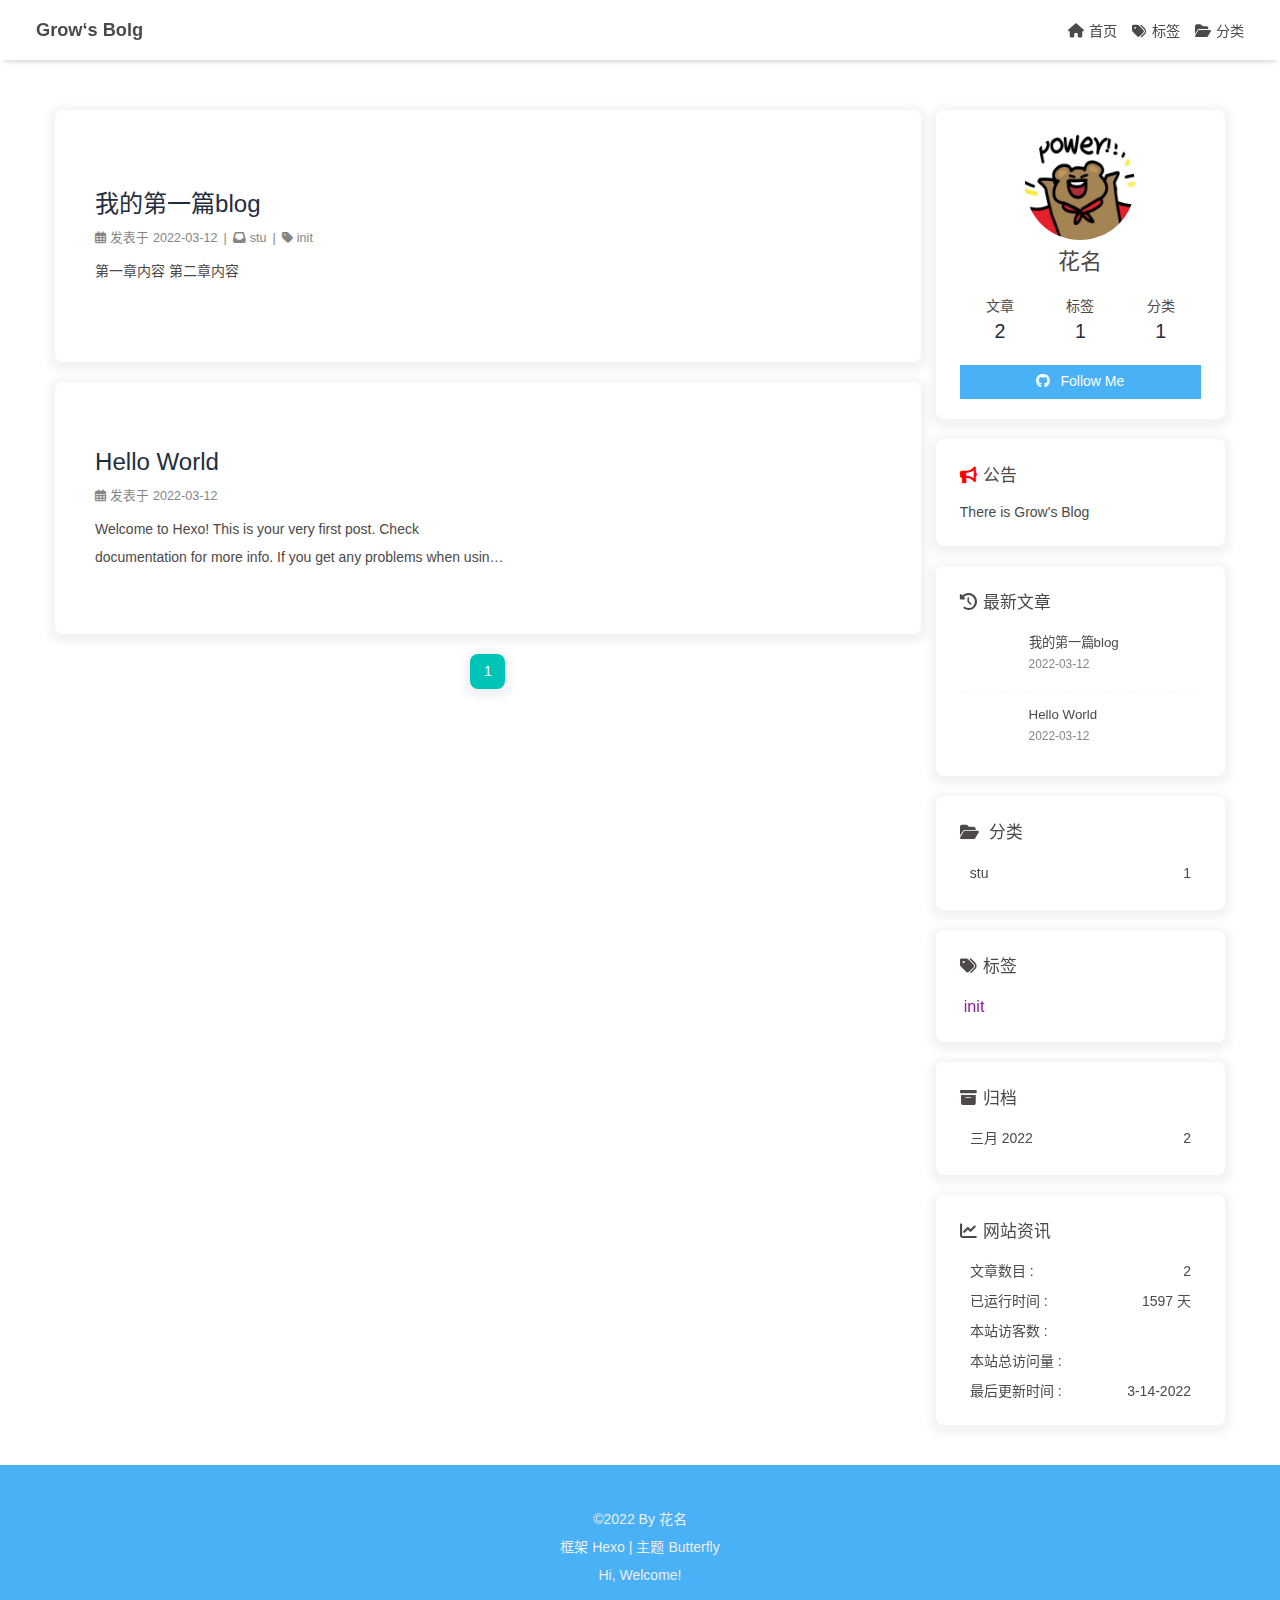
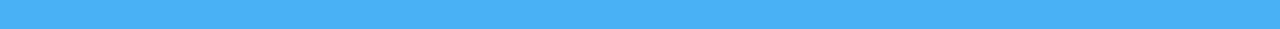
<file: index.html>
<!DOCTYPE html><html lang="zh-CN" data-theme="light"><head><meta charset="UTF-8"><meta http-equiv="X-UA-Compatible" content="IE=edge"><meta name="viewport" content="width=device-width, initial-scale=1.0, maximum-scale=1.0, user-scalable=no"><title>Grow‘s Bolg</title><meta name="author" content="花名"><meta name="copyright" content="花名"><meta name="format-detection" content="telephone=no"><meta name="theme-color" content="#ffffff"><meta property="og:type" content="website">
<meta property="og:title" content="Grow‘s Bolg">
<meta property="og:url" content="http://hexoblog.xuexiaoboo.cn/index.html">
<meta property="og:site_name" content="Grow‘s Bolg">
<meta property="og:locale" content="zh_CN">
<meta property="og:image" content="http://hexoblog.xuexiaoboo.cn/img/avatar1.jpeg">
<meta property="article:author" content="花名">
<meta name="twitter:card" content="summary">
<meta name="twitter:image" content="http://hexoblog.xuexiaoboo.cn/img/avatar1.jpeg"><link rel="shortcut icon" href="/img/avatar1.jpeg"><link rel="canonical" href="http://hexoblog.xuexiaoboo.cn/"><link rel="preconnect" href="//cdn.jsdelivr.net"/><link rel="preconnect" href="//busuanzi.ibruce.info"/><link rel="stylesheet" href="/css/index.css"><link rel="stylesheet" href="https://cdn.jsdelivr.net/npm/@fortawesome/fontawesome-free@6/css/all.min.css" media="print" onload="this.media='all'"><link rel="stylesheet" href="https://cdn.jsdelivr.net/npm/@fancyapps/ui/dist/fancybox.css" media="print" onload="this.media='all'"><script>const GLOBAL_CONFIG = { 
  root: '/',
  algolia: undefined,
  localSearch: undefined,
  translate: {"defaultEncoding":2,"translateDelay":0,"msgToTraditionalChinese":"繁","msgToSimplifiedChinese":"简"},
  noticeOutdate: undefined,
  highlight: {"plugin":"highlighjs","highlightCopy":true,"highlightLang":true,"highlightHeightLimit":200},
  copy: {
    success: '复制成功',
    error: '复制错误',
    noSupport: '浏览器不支持'
  },
  relativeDate: {
    homepage: false,
    post: false
  },
  runtime: '天',
  date_suffix: {
    just: '刚刚',
    min: '分钟前',
    hour: '小时前',
    day: '天前',
    month: '个月前'
  },
  copyright: undefined,
  lightbox: 'fancybox',
  Snackbar: undefined,
  source: {
    justifiedGallery: {
      js: 'https://cdn.jsdelivr.net/npm/flickr-justified-gallery@2/dist/fjGallery.min.js',
      css: 'https://cdn.jsdelivr.net/npm/flickr-justified-gallery@2/dist/fjGallery.min.css'
    }
  },
  isPhotoFigcaption: true,
  islazyload: false,
  isAnchor: false
}</script><script id="config-diff">var GLOBAL_CONFIG_SITE = {
  title: 'Grow‘s Bolg',
  isPost: false,
  isHome: true,
  isHighlightShrink: false,
  isToc: false,
  postUpdate: '2022-03-14 22:02:41'
}</script><noscript><style type="text/css">
  #nav {
    opacity: 1
  }
  .justified-gallery img {
    opacity: 1
  }

  #recent-posts time,
  #post-meta time {
    display: inline !important
  }
</style></noscript><script>(win=>{
    win.saveToLocal = {
      set: function setWithExpiry(key, value, ttl) {
        if (ttl === 0) return
        const now = new Date()
        const expiryDay = ttl * 86400000
        const item = {
          value: value,
          expiry: now.getTime() + expiryDay,
        }
        localStorage.setItem(key, JSON.stringify(item))
      },

      get: function getWithExpiry(key) {
        const itemStr = localStorage.getItem(key)

        if (!itemStr) {
          return undefined
        }
        const item = JSON.parse(itemStr)
        const now = new Date()

        if (now.getTime() > item.expiry) {
          localStorage.removeItem(key)
          return undefined
        }
        return item.value
      }
    }
  
    win.getScript = url => new Promise((resolve, reject) => {
      const script = document.createElement('script')
      script.src = url
      script.async = true
      script.onerror = reject
      script.onload = script.onreadystatechange = function() {
        const loadState = this.readyState
        if (loadState && loadState !== 'loaded' && loadState !== 'complete') return
        script.onload = script.onreadystatechange = null
        resolve()
      }
      document.head.appendChild(script)
    })
  
      win.activateDarkMode = function () {
        document.documentElement.setAttribute('data-theme', 'dark')
        if (document.querySelector('meta[name="theme-color"]') !== null) {
          document.querySelector('meta[name="theme-color"]').setAttribute('content', '#0d0d0d')
        }
      }
      win.activateLightMode = function () {
        document.documentElement.setAttribute('data-theme', 'light')
        if (document.querySelector('meta[name="theme-color"]') !== null) {
          document.querySelector('meta[name="theme-color"]').setAttribute('content', '#ffffff')
        }
      }
      const t = saveToLocal.get('theme')
    
          if (t === 'dark') activateDarkMode()
          else if (t === 'light') activateLightMode()
        
      const asideStatus = saveToLocal.get('aside-status')
      if (asideStatus !== undefined) {
        if (asideStatus === 'hide') {
          document.documentElement.classList.add('hide-aside')
        } else {
          document.documentElement.classList.remove('hide-aside')
        }
      }
    
    const detectApple = () => {
      if(/iPad|iPhone|iPod|Macintosh/.test(navigator.userAgent)){
        document.documentElement.classList.add('apple')
      }
    }
    detectApple()
    })(window)</script><meta name="generator" content="Hexo 6.1.0"><link rel="alternate" href="/atom.xml" title="Grow‘s Bolg" type="application/atom+xml">
</head><body><div id="sidebar"><div id="menu-mask"></div><div id="sidebar-menus"><div class="avatar-img is-center"><img src="/img/avatar1.jpeg" onerror="onerror=null;src='/img/friend_404.gif'" alt="avatar"/></div><div class="site-data is-center"><div class="data-item"><a href="/archives/"><div class="headline">文章</div><div class="length-num">2</div></a></div><div class="data-item"><a href="/tags/"><div class="headline">标签</div><div class="length-num">1</div></a></div><div class="data-item"><a href="/categories/"><div class="headline">分类</div><div class="length-num">1</div></a></div></div><hr/><div class="menus_items"><div class="menus_item"><a class="site-page" href="/"><i class="fa-fw fas fa-home"></i><span> 首页</span></a></div><div class="menus_item"><a class="site-page" href="/tags/"><i class="fa-fw fas fa-tags"></i><span> 标签</span></a></div><div class="menus_item"><a class="site-page" href="/categories/"><i class="fa-fw fas fa-folder-open"></i><span> 分类</span></a></div></div></div></div><div class="page" id="body-wrap"><header class="not-top-img" id="page-header"><nav id="nav"><span id="blog_name"><a id="site-name" href="/">Grow‘s Bolg</a></span><div id="menus"><div class="menus_items"><div class="menus_item"><a class="site-page" href="/"><i class="fa-fw fas fa-home"></i><span> 首页</span></a></div><div class="menus_item"><a class="site-page" href="/tags/"><i class="fa-fw fas fa-tags"></i><span> 标签</span></a></div><div class="menus_item"><a class="site-page" href="/categories/"><i class="fa-fw fas fa-folder-open"></i><span> 分类</span></a></div></div><div id="toggle-menu"><a class="site-page"><i class="fas fa-bars fa-fw"></i></a></div></div></nav></header><main class="layout" id="content-inner"><div class="recent-posts" id="recent-posts"><div class="recent-post-item"><div class="post_cover right"><a href="/2022/03/12/%E6%88%91%E7%9A%84%E7%AC%AC%E4%B8%80%E7%AF%87blog/" title="我的第一篇blog"><img class="post_bg" src="[data-uri]" onerror="this.onerror=null;this.src='/img/404.jpg'" alt="我的第一篇blog"></a></div><div class="recent-post-info"><a class="article-title" href="/2022/03/12/%E6%88%91%E7%9A%84%E7%AC%AC%E4%B8%80%E7%AF%87blog/" title="我的第一篇blog">我的第一篇blog</a><div class="article-meta-wrap"><span class="post-meta-date"><i class="far fa-calendar-alt"></i><span class="article-meta-label">发表于</span><time datetime="2022-03-12T05:10:45.000Z" title="发表于 2022-03-12 13:10:45">2022-03-12</time></span><span class="article-meta"><span class="article-meta-separator">|</span><i class="fas fa-inbox"></i><a class="article-meta__categories" href="/categories/stu/">stu</a></span><span class="article-meta tags"><span class="article-meta-separator">|</span><i class="fas fa-tag"></i><a class="article-meta__tags" href="/tags/init/">init</a></span></div><div class="content">第一章内容
第二章内容
</div></div></div><div class="recent-post-item"><div class="post_cover right"><a href="/2022/03/12/hello-world/" title="Hello World"><img class="post_bg" src="[data-uri]" onerror="this.onerror=null;this.src='/img/404.jpg'" alt="Hello World"></a></div><div class="recent-post-info"><a class="article-title" href="/2022/03/12/hello-world/" title="Hello World">Hello World</a><div class="article-meta-wrap"><span class="post-meta-date"><i class="far fa-calendar-alt"></i><span class="article-meta-label">发表于</span><time datetime="2022-03-12T05:08:24.275Z" title="发表于 2022-03-12 13:08:24">2022-03-12</time></span></div><div class="content">Welcome to Hexo! This is your very first post. Check documentation for more info. If you get any problems when using Hexo, you can find the answer in troubleshooting or you can ask me on GitHub.
Quick StartCreate a new post$ hexo new &quot;My New Post&quot;

More info: Writing
Run server$ hexo server

More info: Server
Generate static files$ hexo generate

More info: Generating
Deploy to remote sites$ hexo deploy

More info: Deployment
</div></div></div><nav id="pagination"><div class="pagination"><span class="page-number current">1</span></div></nav></div><div class="aside-content" id="aside-content"><div class="card-widget card-info"><div class="is-center"><div class="avatar-img"><img src="/img/avatar1.jpeg" onerror="this.onerror=null;this.src='/img/friend_404.gif'" alt="avatar"/></div><div class="author-info__name">花名</div><div class="author-info__description"></div></div><div class="card-info-data is-center"><div class="card-info-data-item"><a href="/archives/"><div class="headline">文章</div><div class="length-num">2</div></a></div><div class="card-info-data-item"><a href="/tags/"><div class="headline">标签</div><div class="length-num">1</div></a></div><div class="card-info-data-item"><a href="/categories/"><div class="headline">分类</div><div class="length-num">1</div></a></div></div><a id="card-info-btn" target="_blank" rel="noopener" href="https://github.com/xuexiaoboo"><i class="fab fa-github"></i><span>Follow Me</span></a></div><div class="card-widget card-announcement"><div class="item-headline"><i class="fas fa-bullhorn fa-shake"></i><span>公告</span></div><div class="announcement_content">There is Grow's Blog</div></div><div class="sticky_layout"><div class="card-widget card-recent-post"><div class="item-headline"><i class="fas fa-history"></i><span>最新文章</span></div><div class="aside-list"><div class="aside-list-item"><a class="thumbnail" href="/2022/03/12/%E6%88%91%E7%9A%84%E7%AC%AC%E4%B8%80%E7%AF%87blog/" title="我的第一篇blog"><img src="[data-uri]" onerror="this.onerror=null;this.src='/img/404.jpg'" alt="我的第一篇blog"/></a><div class="content"><a class="title" href="/2022/03/12/%E6%88%91%E7%9A%84%E7%AC%AC%E4%B8%80%E7%AF%87blog/" title="我的第一篇blog">我的第一篇blog</a><time datetime="2022-03-12T05:10:45.000Z" title="发表于 2022-03-12 13:10:45">2022-03-12</time></div></div><div class="aside-list-item"><a class="thumbnail" href="/2022/03/12/hello-world/" title="Hello World"><img src="[data-uri]" onerror="this.onerror=null;this.src='/img/404.jpg'" alt="Hello World"/></a><div class="content"><a class="title" href="/2022/03/12/hello-world/" title="Hello World">Hello World</a><time datetime="2022-03-12T05:08:24.275Z" title="发表于 2022-03-12 13:08:24">2022-03-12</time></div></div></div></div><div class="card-widget card-categories"><div class="item-headline">
            <i class="fas fa-folder-open"></i>
            <span>分类</span>
            
            </div>
            <ul class="card-category-list" id="aside-cat-list">
            <li class="card-category-list-item "><a class="card-category-list-link" href="/categories/stu/"><span class="card-category-list-name">stu</span><span class="card-category-list-count">1</span></a></li>
            </ul></div><div class="card-widget card-tags"><div class="item-headline"><i class="fas fa-tags"></i><span>标签</span></div><div class="card-tag-cloud"><a href="/tags/init/" style="font-size: 1.15em; color: rgb(144, 26, 151)">init</a></div></div><div class="card-widget card-archives"><div class="item-headline"><i class="fas fa-archive"></i><span>归档</span></div><ul class="card-archive-list"><li class="card-archive-list-item"><a class="card-archive-list-link" href="/archives/2022/03/"><span class="card-archive-list-date">三月 2022</span><span class="card-archive-list-count">2</span></a></li></ul></div><div class="card-widget card-webinfo"><div class="item-headline"><i class="fas fa-chart-line"></i><span>网站资讯</span></div><div class="webinfo"><div class="webinfo-item"><div class="item-name">文章数目 :</div><div class="item-count">2</div></div><div class="webinfo-item"><div class="item-name">已运行时间 :</div><div class="item-count" id="runtimeshow" data-publishDate="2022-03-12T16:00:00.000Z"></div></div><div class="webinfo-item"><div class="item-name">本站访客数 :</div><div class="item-count" id="busuanzi_value_site_uv"></div></div><div class="webinfo-item"><div class="item-name">本站总访问量 :</div><div class="item-count" id="busuanzi_value_site_pv"></div></div><div class="webinfo-item"><div class="item-name">最后更新时间 :</div><div class="item-count" id="last-push-date" data-lastPushDate="2022-03-14T14:02:41.539Z"></div></div></div></div></div></div></main><footer id="footer"><div id="footer-wrap"><div class="copyright">&copy;2022 By 花名</div><div class="framework-info"><span>框架 </span><a target="_blank" rel="noopener" href="https://hexo.io">Hexo</a><span class="footer-separator">|</span><span>主题 </span><a target="_blank" rel="noopener" href="https://github.com/jerryc127/hexo-theme-butterfly">Butterfly</a></div><div class="footer_custom_text">Hi, Welcome!</div></div></footer></div><div id="rightside"><div id="rightside-config-hide"><button id="translateLink" type="button" title="简繁转换">简</button><button id="darkmode" type="button" title="浅色和深色模式转换"><i class="fas fa-adjust"></i></button><button id="hide-aside-btn" type="button" title="单栏和双栏切换"><i class="fas fa-arrows-alt-h"></i></button></div><div id="rightside-config-show"><button id="rightside_config" type="button" title="设置"><i class="fas fa-cog fa-spin"></i></button><button id="go-up" type="button" title="回到顶部"><i class="fas fa-arrow-up"></i></button></div></div><div><script src="/js/utils.js"></script><script src="/js/main.js"></script><script src="/js/tw_cn.js"></script><script src="https://cdn.jsdelivr.net/npm/@fancyapps/ui/dist/fancybox.umd.js"></script><div class="js-pjax"></div><script async data-pjax src="//busuanzi.ibruce.info/busuanzi/2.3/busuanzi.pure.mini.js"></script></div></body></html>
</file>
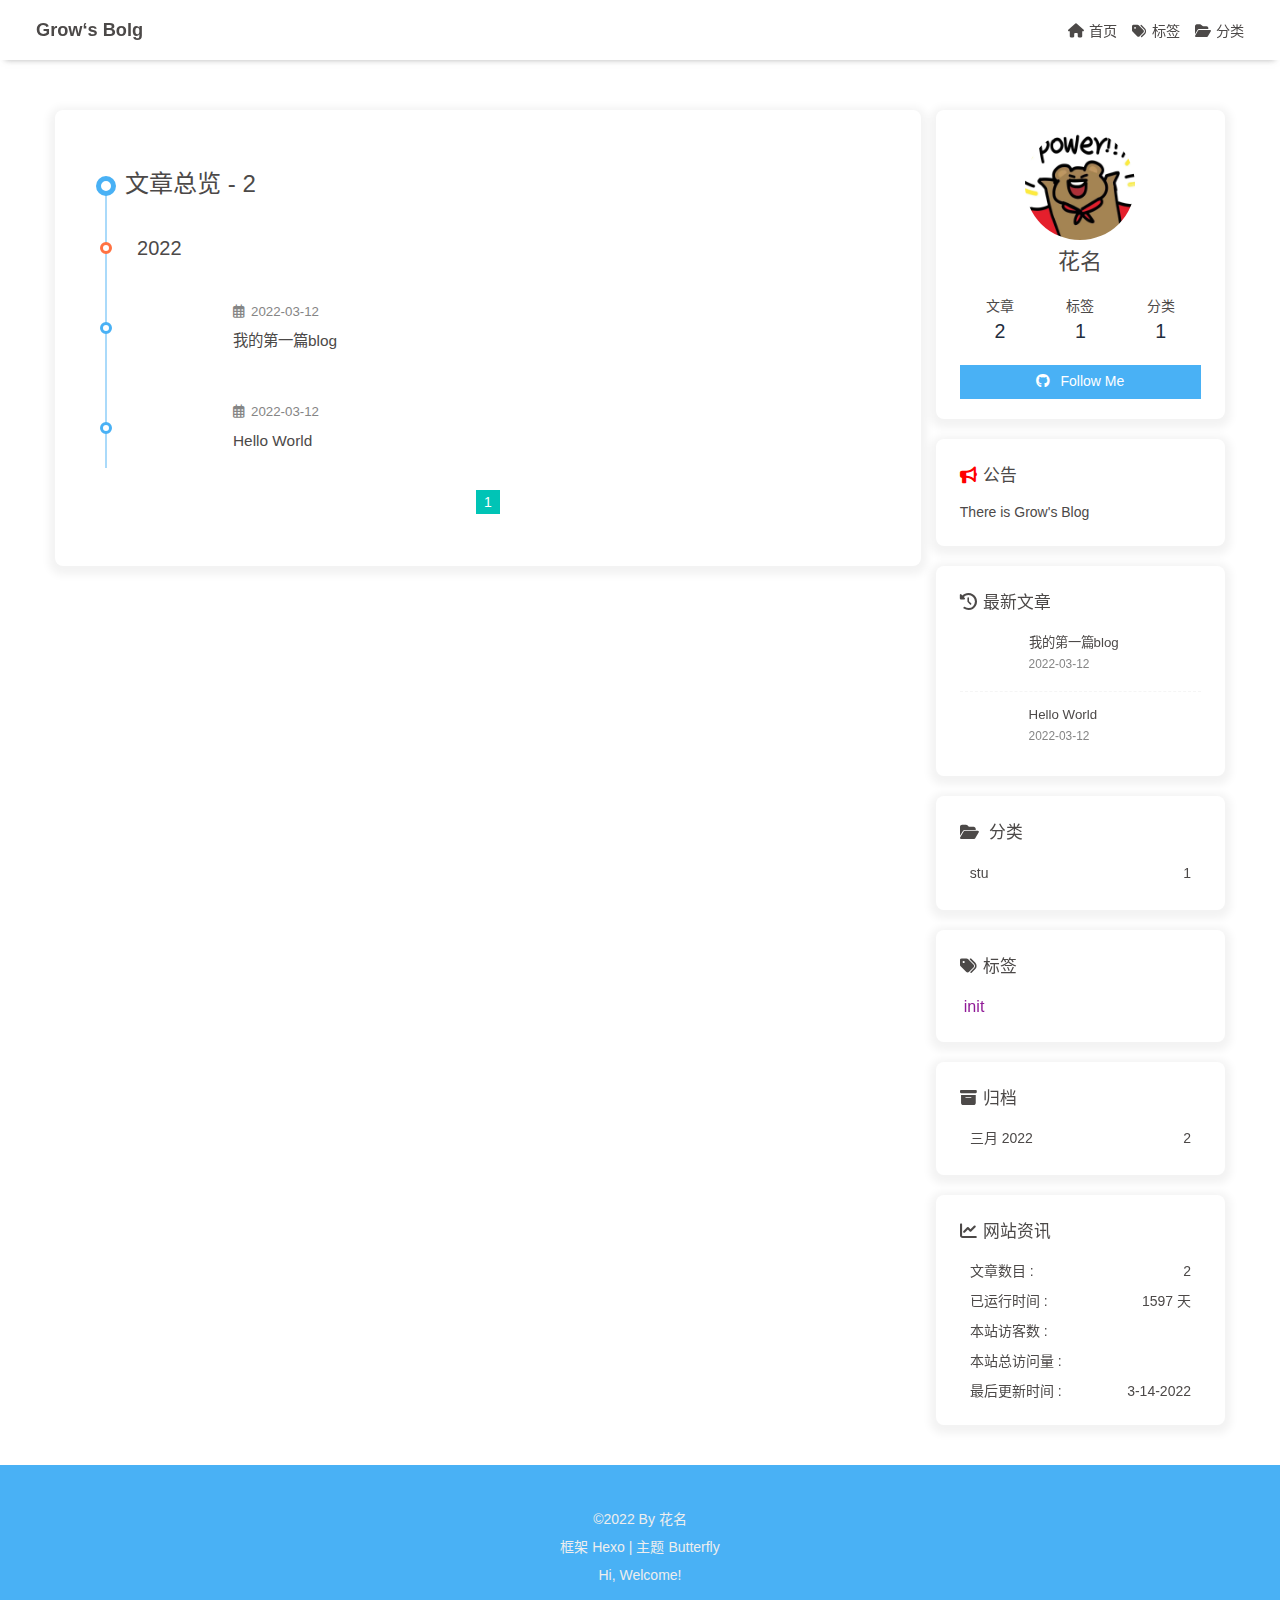
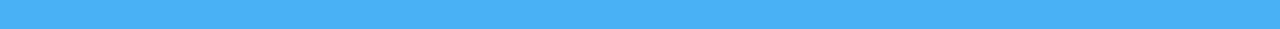
<file: archives/index.html>
<!DOCTYPE html><html lang="zh-CN" data-theme="light"><head><meta charset="UTF-8"><meta http-equiv="X-UA-Compatible" content="IE=edge"><meta name="viewport" content="width=device-width, initial-scale=1.0, maximum-scale=1.0, user-scalable=no"><title>归档 | Grow‘s Bolg</title><meta name="author" content="花名"><meta name="copyright" content="花名"><meta name="format-detection" content="telephone=no"><meta name="theme-color" content="#ffffff"><meta property="og:type" content="website">
<meta property="og:title" content="Grow‘s Bolg">
<meta property="og:url" content="http://hexoblog.xuexiaoboo.cn/archives/index.html">
<meta property="og:site_name" content="Grow‘s Bolg">
<meta property="og:locale" content="zh_CN">
<meta property="og:image" content="http://hexoblog.xuexiaoboo.cn/img/avatar1.jpeg">
<meta property="article:author" content="花名">
<meta name="twitter:card" content="summary">
<meta name="twitter:image" content="http://hexoblog.xuexiaoboo.cn/img/avatar1.jpeg"><link rel="shortcut icon" href="/img/avatar1.jpeg"><link rel="canonical" href="http://hexoblog.xuexiaoboo.cn/archives/"><link rel="preconnect" href="//cdn.jsdelivr.net"/><link rel="preconnect" href="//busuanzi.ibruce.info"/><link rel="stylesheet" href="/css/index.css"><link rel="stylesheet" href="https://cdn.jsdelivr.net/npm/@fortawesome/fontawesome-free@6/css/all.min.css" media="print" onload="this.media='all'"><link rel="stylesheet" href="https://cdn.jsdelivr.net/npm/@fancyapps/ui/dist/fancybox.css" media="print" onload="this.media='all'"><script>const GLOBAL_CONFIG = { 
  root: '/',
  algolia: undefined,
  localSearch: undefined,
  translate: {"defaultEncoding":2,"translateDelay":0,"msgToTraditionalChinese":"繁","msgToSimplifiedChinese":"简"},
  noticeOutdate: undefined,
  highlight: {"plugin":"highlighjs","highlightCopy":true,"highlightLang":true,"highlightHeightLimit":200},
  copy: {
    success: '复制成功',
    error: '复制错误',
    noSupport: '浏览器不支持'
  },
  relativeDate: {
    homepage: false,
    post: false
  },
  runtime: '天',
  date_suffix: {
    just: '刚刚',
    min: '分钟前',
    hour: '小时前',
    day: '天前',
    month: '个月前'
  },
  copyright: undefined,
  lightbox: 'fancybox',
  Snackbar: undefined,
  source: {
    justifiedGallery: {
      js: 'https://cdn.jsdelivr.net/npm/flickr-justified-gallery@2/dist/fjGallery.min.js',
      css: 'https://cdn.jsdelivr.net/npm/flickr-justified-gallery@2/dist/fjGallery.min.css'
    }
  },
  isPhotoFigcaption: true,
  islazyload: false,
  isAnchor: false
}</script><script id="config-diff">var GLOBAL_CONFIG_SITE = {
  title: '归档',
  isPost: false,
  isHome: false,
  isHighlightShrink: false,
  isToc: false,
  postUpdate: '2022-03-14 22:02:41'
}</script><noscript><style type="text/css">
  #nav {
    opacity: 1
  }
  .justified-gallery img {
    opacity: 1
  }

  #recent-posts time,
  #post-meta time {
    display: inline !important
  }
</style></noscript><script>(win=>{
    win.saveToLocal = {
      set: function setWithExpiry(key, value, ttl) {
        if (ttl === 0) return
        const now = new Date()
        const expiryDay = ttl * 86400000
        const item = {
          value: value,
          expiry: now.getTime() + expiryDay,
        }
        localStorage.setItem(key, JSON.stringify(item))
      },

      get: function getWithExpiry(key) {
        const itemStr = localStorage.getItem(key)

        if (!itemStr) {
          return undefined
        }
        const item = JSON.parse(itemStr)
        const now = new Date()

        if (now.getTime() > item.expiry) {
          localStorage.removeItem(key)
          return undefined
        }
        return item.value
      }
    }
  
    win.getScript = url => new Promise((resolve, reject) => {
      const script = document.createElement('script')
      script.src = url
      script.async = true
      script.onerror = reject
      script.onload = script.onreadystatechange = function() {
        const loadState = this.readyState
        if (loadState && loadState !== 'loaded' && loadState !== 'complete') return
        script.onload = script.onreadystatechange = null
        resolve()
      }
      document.head.appendChild(script)
    })
  
      win.activateDarkMode = function () {
        document.documentElement.setAttribute('data-theme', 'dark')
        if (document.querySelector('meta[name="theme-color"]') !== null) {
          document.querySelector('meta[name="theme-color"]').setAttribute('content', '#0d0d0d')
        }
      }
      win.activateLightMode = function () {
        document.documentElement.setAttribute('data-theme', 'light')
        if (document.querySelector('meta[name="theme-color"]') !== null) {
          document.querySelector('meta[name="theme-color"]').setAttribute('content', '#ffffff')
        }
      }
      const t = saveToLocal.get('theme')
    
          if (t === 'dark') activateDarkMode()
          else if (t === 'light') activateLightMode()
        
      const asideStatus = saveToLocal.get('aside-status')
      if (asideStatus !== undefined) {
        if (asideStatus === 'hide') {
          document.documentElement.classList.add('hide-aside')
        } else {
          document.documentElement.classList.remove('hide-aside')
        }
      }
    
    const detectApple = () => {
      if(/iPad|iPhone|iPod|Macintosh/.test(navigator.userAgent)){
        document.documentElement.classList.add('apple')
      }
    }
    detectApple()
    })(window)</script><meta name="generator" content="Hexo 6.1.0"><link rel="alternate" href="/atom.xml" title="Grow‘s Bolg" type="application/atom+xml">
</head><body><div id="sidebar"><div id="menu-mask"></div><div id="sidebar-menus"><div class="avatar-img is-center"><img src="/img/avatar1.jpeg" onerror="onerror=null;src='/img/friend_404.gif'" alt="avatar"/></div><div class="site-data is-center"><div class="data-item"><a href="/archives/"><div class="headline">文章</div><div class="length-num">2</div></a></div><div class="data-item"><a href="/tags/"><div class="headline">标签</div><div class="length-num">1</div></a></div><div class="data-item"><a href="/categories/"><div class="headline">分类</div><div class="length-num">1</div></a></div></div><hr/><div class="menus_items"><div class="menus_item"><a class="site-page" href="/"><i class="fa-fw fas fa-home"></i><span> 首页</span></a></div><div class="menus_item"><a class="site-page" href="/tags/"><i class="fa-fw fas fa-tags"></i><span> 标签</span></a></div><div class="menus_item"><a class="site-page" href="/categories/"><i class="fa-fw fas fa-folder-open"></i><span> 分类</span></a></div></div></div></div><div class="page" id="body-wrap"><header class="not-top-img" id="page-header"><nav id="nav"><span id="blog_name"><a id="site-name" href="/">Grow‘s Bolg</a></span><div id="menus"><div class="menus_items"><div class="menus_item"><a class="site-page" href="/"><i class="fa-fw fas fa-home"></i><span> 首页</span></a></div><div class="menus_item"><a class="site-page" href="/tags/"><i class="fa-fw fas fa-tags"></i><span> 标签</span></a></div><div class="menus_item"><a class="site-page" href="/categories/"><i class="fa-fw fas fa-folder-open"></i><span> 分类</span></a></div></div><div id="toggle-menu"><a class="site-page"><i class="fas fa-bars fa-fw"></i></a></div></div></nav></header><main class="layout" id="content-inner"><div id="archive"><div class="article-sort-title">文章总览 - 2</div><div class="article-sort"><div class="article-sort-item year">2022</div><div class="article-sort-item"><a class="article-sort-item-img" href="/2022/03/12/%E6%88%91%E7%9A%84%E7%AC%AC%E4%B8%80%E7%AF%87blog/" title="我的第一篇blog"><img src="[data-uri]" alt="我的第一篇blog" onerror="this.onerror=null;this.src='/img/404.jpg'"></a><div class="article-sort-item-info"><div class="article-sort-item-time"><i class="far fa-calendar-alt"></i><time class="post-meta-date-created" datetime="2022-03-12T05:10:45.000Z" title="发表于 2022-03-12 13:10:45">2022-03-12</time></div><a class="article-sort-item-title" href="/2022/03/12/%E6%88%91%E7%9A%84%E7%AC%AC%E4%B8%80%E7%AF%87blog/" title="我的第一篇blog">我的第一篇blog</a></div></div><div class="article-sort-item"><a class="article-sort-item-img" href="/2022/03/12/hello-world/" title="Hello World"><img src="[data-uri]" alt="Hello World" onerror="this.onerror=null;this.src='/img/404.jpg'"></a><div class="article-sort-item-info"><div class="article-sort-item-time"><i class="far fa-calendar-alt"></i><time class="post-meta-date-created" datetime="2022-03-12T05:08:24.275Z" title="发表于 2022-03-12 13:08:24">2022-03-12</time></div><a class="article-sort-item-title" href="/2022/03/12/hello-world/" title="Hello World">Hello World</a></div></div></div><nav id="pagination"><div class="pagination"><span class="page-number current">1</span></div></nav></div><div class="aside-content" id="aside-content"><div class="card-widget card-info"><div class="is-center"><div class="avatar-img"><img src="/img/avatar1.jpeg" onerror="this.onerror=null;this.src='/img/friend_404.gif'" alt="avatar"/></div><div class="author-info__name">花名</div><div class="author-info__description"></div></div><div class="card-info-data is-center"><div class="card-info-data-item"><a href="/archives/"><div class="headline">文章</div><div class="length-num">2</div></a></div><div class="card-info-data-item"><a href="/tags/"><div class="headline">标签</div><div class="length-num">1</div></a></div><div class="card-info-data-item"><a href="/categories/"><div class="headline">分类</div><div class="length-num">1</div></a></div></div><a id="card-info-btn" target="_blank" rel="noopener" href="https://github.com/xuexiaoboo"><i class="fab fa-github"></i><span>Follow Me</span></a></div><div class="card-widget card-announcement"><div class="item-headline"><i class="fas fa-bullhorn fa-shake"></i><span>公告</span></div><div class="announcement_content">There is Grow's Blog</div></div><div class="sticky_layout"><div class="card-widget card-recent-post"><div class="item-headline"><i class="fas fa-history"></i><span>最新文章</span></div><div class="aside-list"><div class="aside-list-item"><a class="thumbnail" href="/2022/03/12/%E6%88%91%E7%9A%84%E7%AC%AC%E4%B8%80%E7%AF%87blog/" title="我的第一篇blog"><img src="[data-uri]" onerror="this.onerror=null;this.src='/img/404.jpg'" alt="我的第一篇blog"/></a><div class="content"><a class="title" href="/2022/03/12/%E6%88%91%E7%9A%84%E7%AC%AC%E4%B8%80%E7%AF%87blog/" title="我的第一篇blog">我的第一篇blog</a><time datetime="2022-03-12T05:10:45.000Z" title="发表于 2022-03-12 13:10:45">2022-03-12</time></div></div><div class="aside-list-item"><a class="thumbnail" href="/2022/03/12/hello-world/" title="Hello World"><img src="[data-uri]" onerror="this.onerror=null;this.src='/img/404.jpg'" alt="Hello World"/></a><div class="content"><a class="title" href="/2022/03/12/hello-world/" title="Hello World">Hello World</a><time datetime="2022-03-12T05:08:24.275Z" title="发表于 2022-03-12 13:08:24">2022-03-12</time></div></div></div></div><div class="card-widget card-categories"><div class="item-headline">
            <i class="fas fa-folder-open"></i>
            <span>分类</span>
            
            </div>
            <ul class="card-category-list" id="aside-cat-list">
            <li class="card-category-list-item "><a class="card-category-list-link" href="/categories/stu/"><span class="card-category-list-name">stu</span><span class="card-category-list-count">1</span></a></li>
            </ul></div><div class="card-widget card-tags"><div class="item-headline"><i class="fas fa-tags"></i><span>标签</span></div><div class="card-tag-cloud"><a href="/tags/init/" style="font-size: 1.15em; color: rgb(144, 26, 151)">init</a></div></div><div class="card-widget card-archives"><div class="item-headline"><i class="fas fa-archive"></i><span>归档</span></div><ul class="card-archive-list"><li class="card-archive-list-item"><a class="card-archive-list-link" href="/archives/2022/03/"><span class="card-archive-list-date">三月 2022</span><span class="card-archive-list-count">2</span></a></li></ul></div><div class="card-widget card-webinfo"><div class="item-headline"><i class="fas fa-chart-line"></i><span>网站资讯</span></div><div class="webinfo"><div class="webinfo-item"><div class="item-name">文章数目 :</div><div class="item-count">2</div></div><div class="webinfo-item"><div class="item-name">已运行时间 :</div><div class="item-count" id="runtimeshow" data-publishDate="2022-03-12T16:00:00.000Z"></div></div><div class="webinfo-item"><div class="item-name">本站访客数 :</div><div class="item-count" id="busuanzi_value_site_uv"></div></div><div class="webinfo-item"><div class="item-name">本站总访问量 :</div><div class="item-count" id="busuanzi_value_site_pv"></div></div><div class="webinfo-item"><div class="item-name">最后更新时间 :</div><div class="item-count" id="last-push-date" data-lastPushDate="2022-03-14T14:02:41.539Z"></div></div></div></div></div></div></main><footer id="footer"><div id="footer-wrap"><div class="copyright">&copy;2022 By 花名</div><div class="framework-info"><span>框架 </span><a target="_blank" rel="noopener" href="https://hexo.io">Hexo</a><span class="footer-separator">|</span><span>主题 </span><a target="_blank" rel="noopener" href="https://github.com/jerryc127/hexo-theme-butterfly">Butterfly</a></div><div class="footer_custom_text">Hi, Welcome!</div></div></footer></div><div id="rightside"><div id="rightside-config-hide"><button id="translateLink" type="button" title="简繁转换">简</button><button id="darkmode" type="button" title="浅色和深色模式转换"><i class="fas fa-adjust"></i></button><button id="hide-aside-btn" type="button" title="单栏和双栏切换"><i class="fas fa-arrows-alt-h"></i></button></div><div id="rightside-config-show"><button id="rightside_config" type="button" title="设置"><i class="fas fa-cog fa-spin"></i></button><button id="go-up" type="button" title="回到顶部"><i class="fas fa-arrow-up"></i></button></div></div><div><script src="/js/utils.js"></script><script src="/js/main.js"></script><script src="/js/tw_cn.js"></script><script src="https://cdn.jsdelivr.net/npm/@fancyapps/ui/dist/fancybox.umd.js"></script><div class="js-pjax"></div><script async data-pjax src="//busuanzi.ibruce.info/busuanzi/2.3/busuanzi.pure.mini.js"></script></div></body></html>
</file>
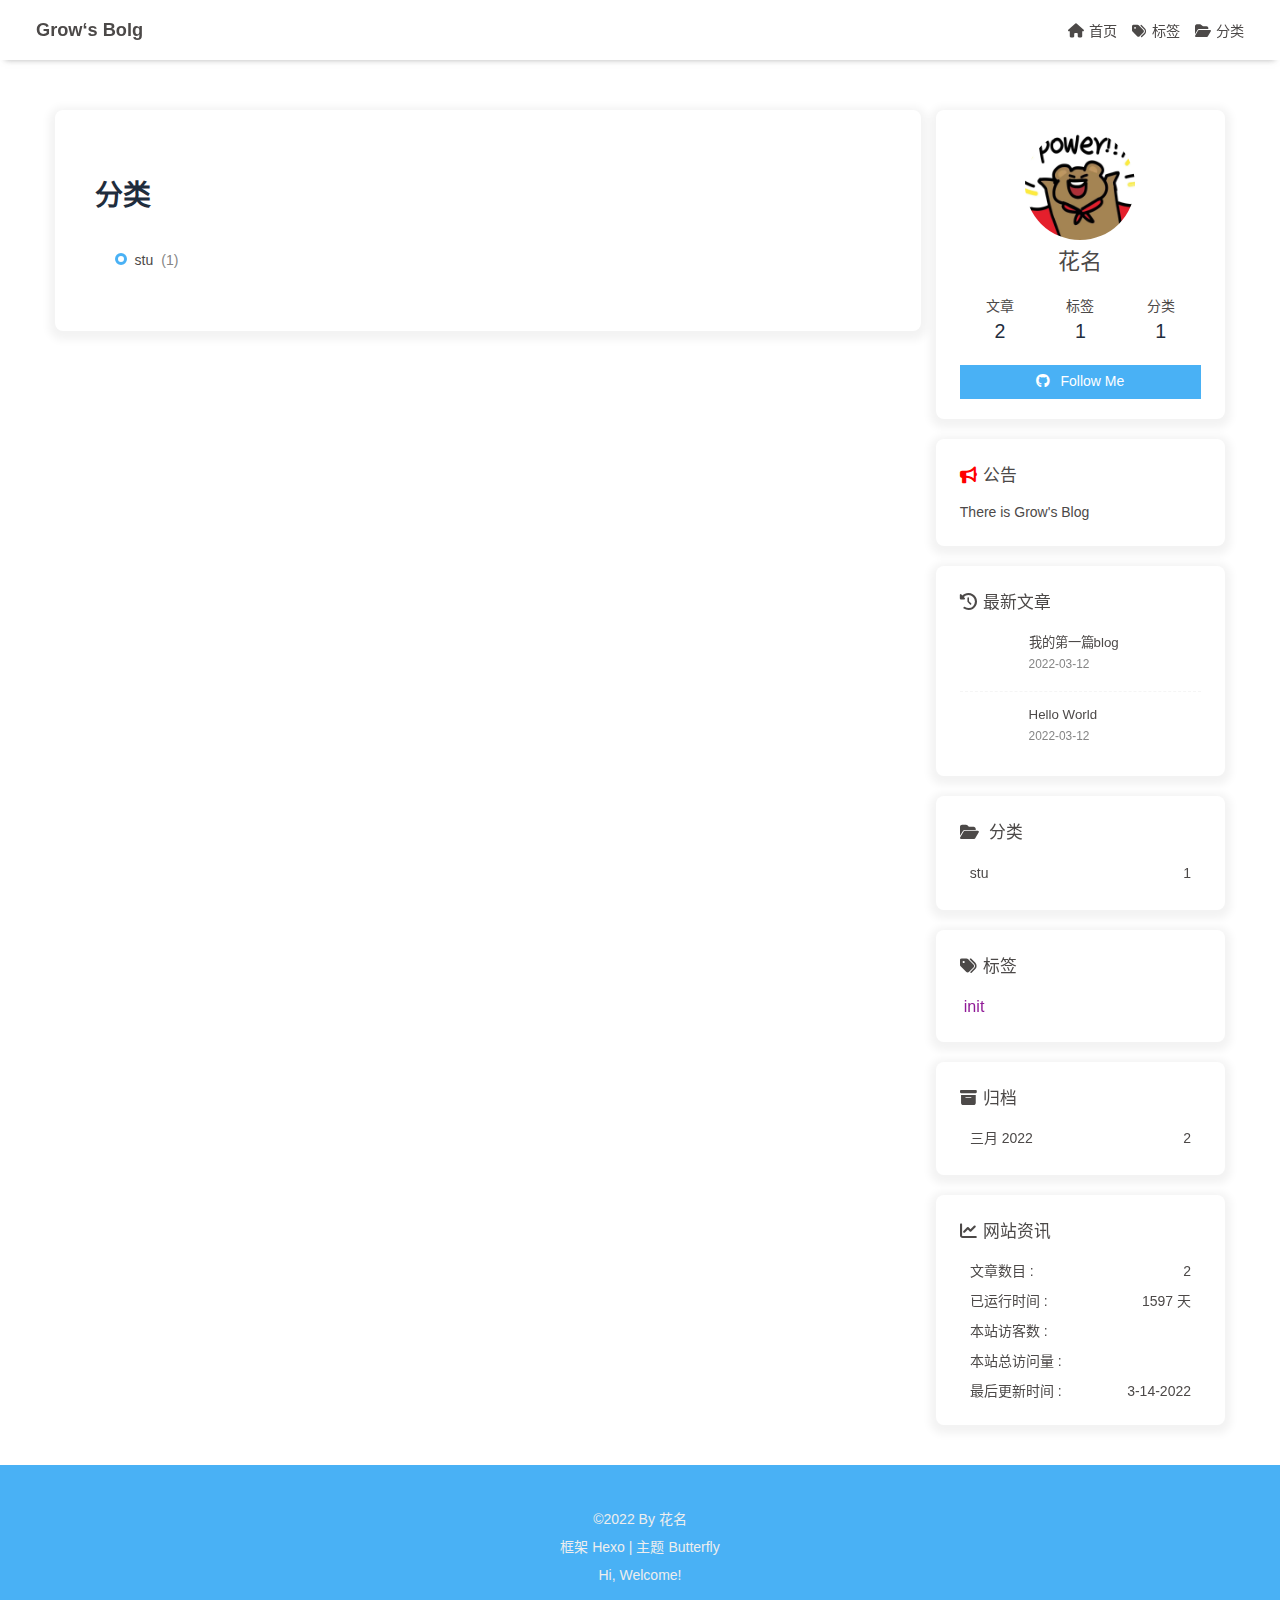
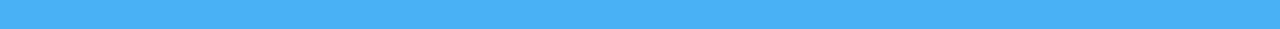
<file: categories/index.html>
<!DOCTYPE html><html lang="zh-CN" data-theme="light"><head><meta charset="UTF-8"><meta http-equiv="X-UA-Compatible" content="IE=edge"><meta name="viewport" content="width=device-width, initial-scale=1.0, maximum-scale=1.0, user-scalable=no"><title>分类 | Grow‘s Bolg</title><meta name="author" content="花名"><meta name="copyright" content="花名"><meta name="format-detection" content="telephone=no"><meta name="theme-color" content="#ffffff"><meta property="og:type" content="website">
<meta property="og:title" content="分类">
<meta property="og:url" content="http://hexoblog.xuexiaoboo.cn/categories/index.html">
<meta property="og:site_name" content="Grow‘s Bolg">
<meta property="og:locale" content="zh_CN">
<meta property="og:image" content="[data-uri]">
<meta property="article:published_time" content="2022-03-13T08:39:52.000Z">
<meta property="article:modified_time" content="2022-03-13T08:40:29.879Z">
<meta property="article:author" content="花名">
<meta name="twitter:card" content="summary">
<meta name="twitter:image" content="[data-uri]"><link rel="shortcut icon" href="/img/avatar1.jpeg"><link rel="canonical" href="http://hexoblog.xuexiaoboo.cn/categories/"><link rel="preconnect" href="//cdn.jsdelivr.net"/><link rel="preconnect" href="//busuanzi.ibruce.info"/><link rel="stylesheet" href="/css/index.css"><link rel="stylesheet" href="https://cdn.jsdelivr.net/npm/@fortawesome/fontawesome-free@6/css/all.min.css" media="print" onload="this.media='all'"><link rel="stylesheet" href="https://cdn.jsdelivr.net/npm/@fancyapps/ui/dist/fancybox.css" media="print" onload="this.media='all'"><script>const GLOBAL_CONFIG = { 
  root: '/',
  algolia: undefined,
  localSearch: undefined,
  translate: {"defaultEncoding":2,"translateDelay":0,"msgToTraditionalChinese":"繁","msgToSimplifiedChinese":"简"},
  noticeOutdate: undefined,
  highlight: {"plugin":"highlighjs","highlightCopy":true,"highlightLang":true,"highlightHeightLimit":200},
  copy: {
    success: '复制成功',
    error: '复制错误',
    noSupport: '浏览器不支持'
  },
  relativeDate: {
    homepage: false,
    post: false
  },
  runtime: '天',
  date_suffix: {
    just: '刚刚',
    min: '分钟前',
    hour: '小时前',
    day: '天前',
    month: '个月前'
  },
  copyright: undefined,
  lightbox: 'fancybox',
  Snackbar: undefined,
  source: {
    justifiedGallery: {
      js: 'https://cdn.jsdelivr.net/npm/flickr-justified-gallery@2/dist/fjGallery.min.js',
      css: 'https://cdn.jsdelivr.net/npm/flickr-justified-gallery@2/dist/fjGallery.min.css'
    }
  },
  isPhotoFigcaption: true,
  islazyload: false,
  isAnchor: false
}</script><script id="config-diff">var GLOBAL_CONFIG_SITE = {
  title: '分类',
  isPost: false,
  isHome: false,
  isHighlightShrink: false,
  isToc: false,
  postUpdate: '2022-03-13 16:40:29'
}</script><noscript><style type="text/css">
  #nav {
    opacity: 1
  }
  .justified-gallery img {
    opacity: 1
  }

  #recent-posts time,
  #post-meta time {
    display: inline !important
  }
</style></noscript><script>(win=>{
    win.saveToLocal = {
      set: function setWithExpiry(key, value, ttl) {
        if (ttl === 0) return
        const now = new Date()
        const expiryDay = ttl * 86400000
        const item = {
          value: value,
          expiry: now.getTime() + expiryDay,
        }
        localStorage.setItem(key, JSON.stringify(item))
      },

      get: function getWithExpiry(key) {
        const itemStr = localStorage.getItem(key)

        if (!itemStr) {
          return undefined
        }
        const item = JSON.parse(itemStr)
        const now = new Date()

        if (now.getTime() > item.expiry) {
          localStorage.removeItem(key)
          return undefined
        }
        return item.value
      }
    }
  
    win.getScript = url => new Promise((resolve, reject) => {
      const script = document.createElement('script')
      script.src = url
      script.async = true
      script.onerror = reject
      script.onload = script.onreadystatechange = function() {
        const loadState = this.readyState
        if (loadState && loadState !== 'loaded' && loadState !== 'complete') return
        script.onload = script.onreadystatechange = null
        resolve()
      }
      document.head.appendChild(script)
    })
  
      win.activateDarkMode = function () {
        document.documentElement.setAttribute('data-theme', 'dark')
        if (document.querySelector('meta[name="theme-color"]') !== null) {
          document.querySelector('meta[name="theme-color"]').setAttribute('content', '#0d0d0d')
        }
      }
      win.activateLightMode = function () {
        document.documentElement.setAttribute('data-theme', 'light')
        if (document.querySelector('meta[name="theme-color"]') !== null) {
          document.querySelector('meta[name="theme-color"]').setAttribute('content', '#ffffff')
        }
      }
      const t = saveToLocal.get('theme')
    
          if (t === 'dark') activateDarkMode()
          else if (t === 'light') activateLightMode()
        
      const asideStatus = saveToLocal.get('aside-status')
      if (asideStatus !== undefined) {
        if (asideStatus === 'hide') {
          document.documentElement.classList.add('hide-aside')
        } else {
          document.documentElement.classList.remove('hide-aside')
        }
      }
    
    const detectApple = () => {
      if(/iPad|iPhone|iPod|Macintosh/.test(navigator.userAgent)){
        document.documentElement.classList.add('apple')
      }
    }
    detectApple()
    })(window)</script><meta name="generator" content="Hexo 6.1.0"><link rel="alternate" href="/atom.xml" title="Grow‘s Bolg" type="application/atom+xml">
</head><body><div id="sidebar"><div id="menu-mask"></div><div id="sidebar-menus"><div class="avatar-img is-center"><img src="/img/avatar1.jpeg" onerror="onerror=null;src='/img/friend_404.gif'" alt="avatar"/></div><div class="site-data is-center"><div class="data-item"><a href="/archives/"><div class="headline">文章</div><div class="length-num">2</div></a></div><div class="data-item"><a href="/tags/"><div class="headline">标签</div><div class="length-num">1</div></a></div><div class="data-item"><a href="/categories/"><div class="headline">分类</div><div class="length-num">1</div></a></div></div><hr/><div class="menus_items"><div class="menus_item"><a class="site-page" href="/"><i class="fa-fw fas fa-home"></i><span> 首页</span></a></div><div class="menus_item"><a class="site-page" href="/tags/"><i class="fa-fw fas fa-tags"></i><span> 标签</span></a></div><div class="menus_item"><a class="site-page" href="/categories/"><i class="fa-fw fas fa-folder-open"></i><span> 分类</span></a></div></div></div></div><div class="page" id="body-wrap"><header class="not-top-img" id="page-header"><nav id="nav"><span id="blog_name"><a id="site-name" href="/">Grow‘s Bolg</a></span><div id="menus"><div class="menus_items"><div class="menus_item"><a class="site-page" href="/"><i class="fa-fw fas fa-home"></i><span> 首页</span></a></div><div class="menus_item"><a class="site-page" href="/tags/"><i class="fa-fw fas fa-tags"></i><span> 标签</span></a></div><div class="menus_item"><a class="site-page" href="/categories/"><i class="fa-fw fas fa-folder-open"></i><span> 分类</span></a></div></div><div id="toggle-menu"><a class="site-page"><i class="fas fa-bars fa-fw"></i></a></div></div></nav></header><main class="layout" id="content-inner"><div id="page"><h1 class="page-title">分类</h1><div class="category-lists"><ul class="category-list"><li class="category-list-item"><a class="category-list-link" href="/categories/stu/">stu</a><span class="category-list-count">1</span></li></ul></div></div><div class="aside-content" id="aside-content"><div class="card-widget card-info"><div class="is-center"><div class="avatar-img"><img src="/img/avatar1.jpeg" onerror="this.onerror=null;this.src='/img/friend_404.gif'" alt="avatar"/></div><div class="author-info__name">花名</div><div class="author-info__description"></div></div><div class="card-info-data is-center"><div class="card-info-data-item"><a href="/archives/"><div class="headline">文章</div><div class="length-num">2</div></a></div><div class="card-info-data-item"><a href="/tags/"><div class="headline">标签</div><div class="length-num">1</div></a></div><div class="card-info-data-item"><a href="/categories/"><div class="headline">分类</div><div class="length-num">1</div></a></div></div><a id="card-info-btn" target="_blank" rel="noopener" href="https://github.com/xuexiaoboo"><i class="fab fa-github"></i><span>Follow Me</span></a></div><div class="card-widget card-announcement"><div class="item-headline"><i class="fas fa-bullhorn fa-shake"></i><span>公告</span></div><div class="announcement_content">There is Grow's Blog</div></div><div class="sticky_layout"><div class="card-widget card-recent-post"><div class="item-headline"><i class="fas fa-history"></i><span>最新文章</span></div><div class="aside-list"><div class="aside-list-item"><a class="thumbnail" href="/2022/03/12/%E6%88%91%E7%9A%84%E7%AC%AC%E4%B8%80%E7%AF%87blog/" title="我的第一篇blog"><img src="[data-uri]" onerror="this.onerror=null;this.src='/img/404.jpg'" alt="我的第一篇blog"/></a><div class="content"><a class="title" href="/2022/03/12/%E6%88%91%E7%9A%84%E7%AC%AC%E4%B8%80%E7%AF%87blog/" title="我的第一篇blog">我的第一篇blog</a><time datetime="2022-03-12T05:10:45.000Z" title="发表于 2022-03-12 13:10:45">2022-03-12</time></div></div><div class="aside-list-item"><a class="thumbnail" href="/2022/03/12/hello-world/" title="Hello World"><img src="[data-uri]" onerror="this.onerror=null;this.src='/img/404.jpg'" alt="Hello World"/></a><div class="content"><a class="title" href="/2022/03/12/hello-world/" title="Hello World">Hello World</a><time datetime="2022-03-12T05:08:24.275Z" title="发表于 2022-03-12 13:08:24">2022-03-12</time></div></div></div></div><div class="card-widget card-categories"><div class="item-headline">
            <i class="fas fa-folder-open"></i>
            <span>分类</span>
            
            </div>
            <ul class="card-category-list" id="aside-cat-list">
            <li class="card-category-list-item "><a class="card-category-list-link" href="/categories/stu/"><span class="card-category-list-name">stu</span><span class="card-category-list-count">1</span></a></li>
            </ul></div><div class="card-widget card-tags"><div class="item-headline"><i class="fas fa-tags"></i><span>标签</span></div><div class="card-tag-cloud"><a href="/tags/init/" style="font-size: 1.15em; color: rgb(144, 26, 151)">init</a></div></div><div class="card-widget card-archives"><div class="item-headline"><i class="fas fa-archive"></i><span>归档</span></div><ul class="card-archive-list"><li class="card-archive-list-item"><a class="card-archive-list-link" href="/archives/2022/03/"><span class="card-archive-list-date">三月 2022</span><span class="card-archive-list-count">2</span></a></li></ul></div><div class="card-widget card-webinfo"><div class="item-headline"><i class="fas fa-chart-line"></i><span>网站资讯</span></div><div class="webinfo"><div class="webinfo-item"><div class="item-name">文章数目 :</div><div class="item-count">2</div></div><div class="webinfo-item"><div class="item-name">已运行时间 :</div><div class="item-count" id="runtimeshow" data-publishDate="2022-03-12T16:00:00.000Z"></div></div><div class="webinfo-item"><div class="item-name">本站访客数 :</div><div class="item-count" id="busuanzi_value_site_uv"></div></div><div class="webinfo-item"><div class="item-name">本站总访问量 :</div><div class="item-count" id="busuanzi_value_site_pv"></div></div><div class="webinfo-item"><div class="item-name">最后更新时间 :</div><div class="item-count" id="last-push-date" data-lastPushDate="2022-03-14T14:02:41.539Z"></div></div></div></div></div></div></main><footer id="footer"><div id="footer-wrap"><div class="copyright">&copy;2022 By 花名</div><div class="framework-info"><span>框架 </span><a target="_blank" rel="noopener" href="https://hexo.io">Hexo</a><span class="footer-separator">|</span><span>主题 </span><a target="_blank" rel="noopener" href="https://github.com/jerryc127/hexo-theme-butterfly">Butterfly</a></div><div class="footer_custom_text">Hi, Welcome!</div></div></footer></div><div id="rightside"><div id="rightside-config-hide"><button id="translateLink" type="button" title="简繁转换">简</button><button id="darkmode" type="button" title="浅色和深色模式转换"><i class="fas fa-adjust"></i></button><button id="hide-aside-btn" type="button" title="单栏和双栏切换"><i class="fas fa-arrows-alt-h"></i></button></div><div id="rightside-config-show"><button id="rightside_config" type="button" title="设置"><i class="fas fa-cog fa-spin"></i></button><button id="go-up" type="button" title="回到顶部"><i class="fas fa-arrow-up"></i></button></div></div><div><script src="/js/utils.js"></script><script src="/js/main.js"></script><script src="/js/tw_cn.js"></script><script src="https://cdn.jsdelivr.net/npm/@fancyapps/ui/dist/fancybox.umd.js"></script><div class="js-pjax"></div><script async data-pjax src="//busuanzi.ibruce.info/busuanzi/2.3/busuanzi.pure.mini.js"></script></div></body></html>
</file>
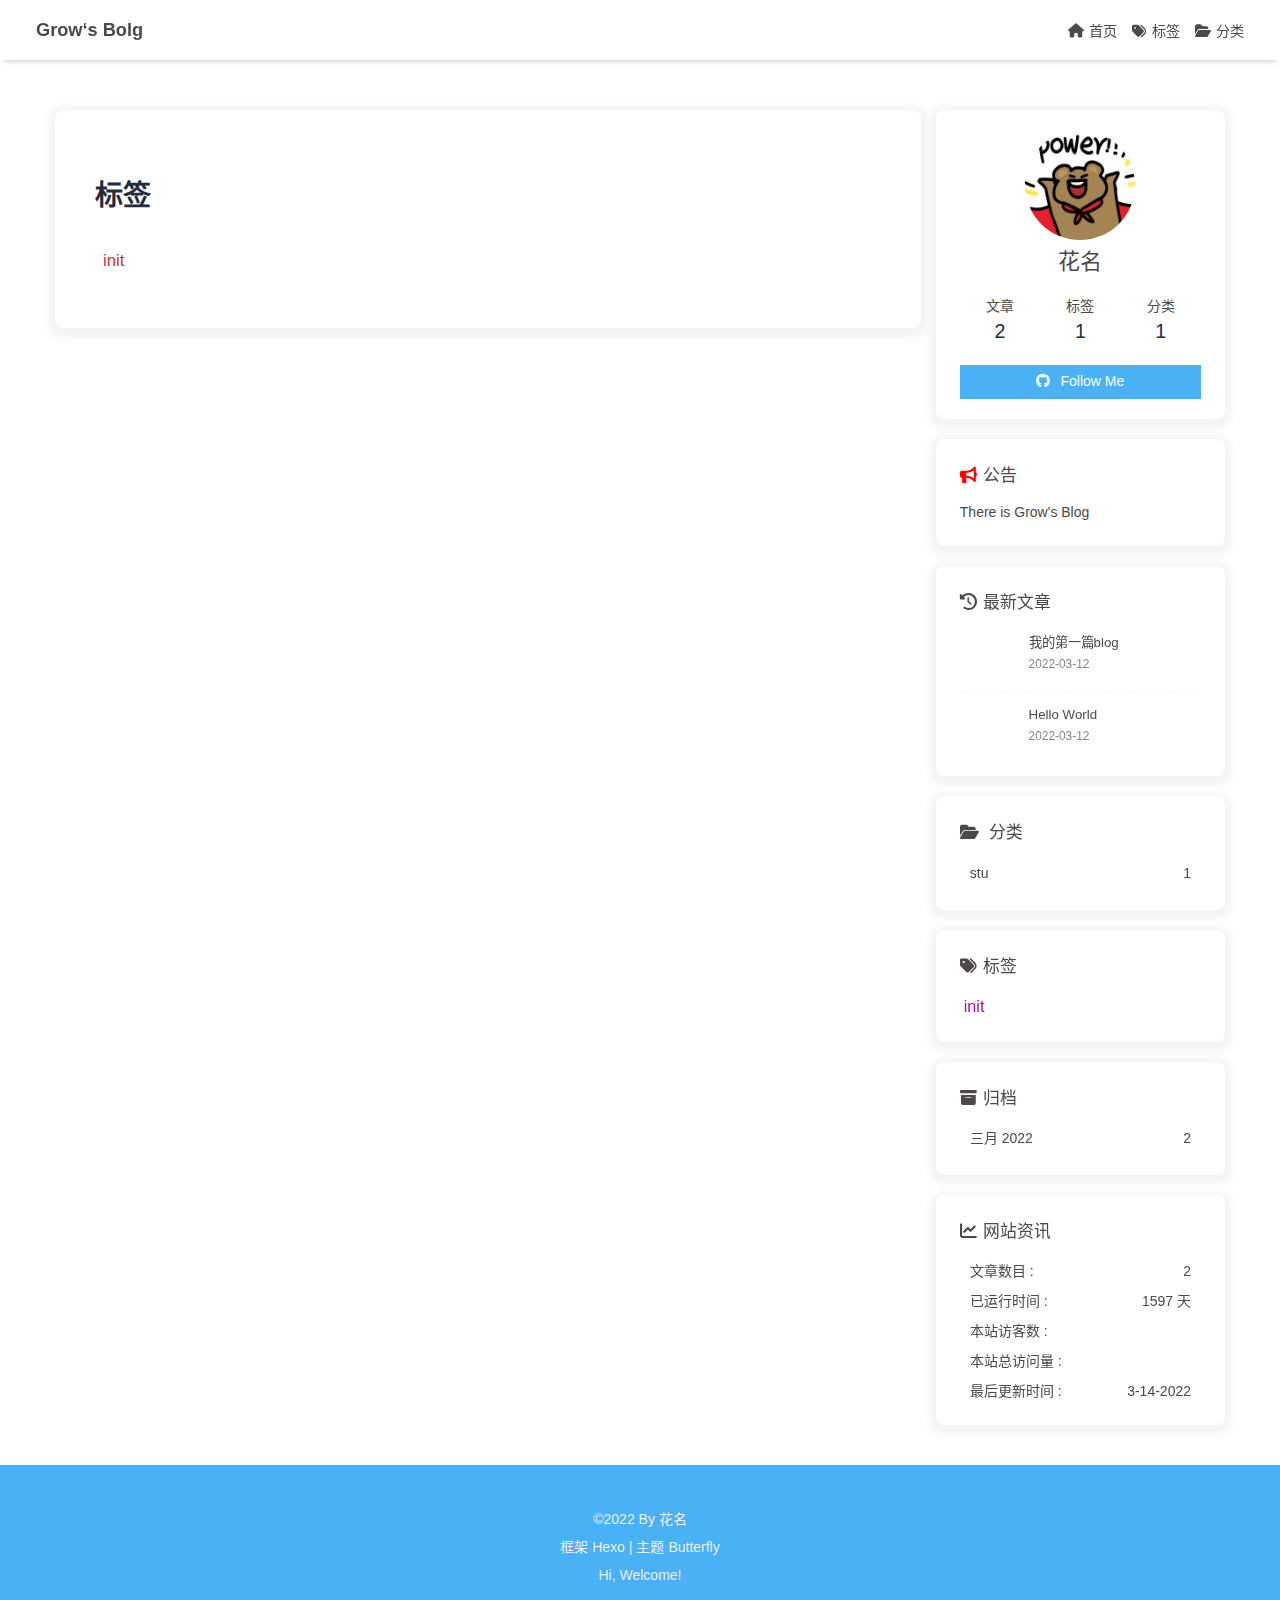
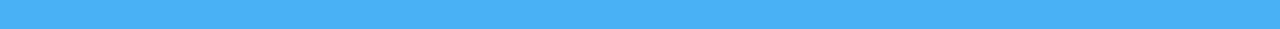
<file: tags/index.html>
<!DOCTYPE html><html lang="zh-CN" data-theme="light"><head><meta charset="UTF-8"><meta http-equiv="X-UA-Compatible" content="IE=edge"><meta name="viewport" content="width=device-width, initial-scale=1.0, maximum-scale=1.0, user-scalable=no"><title>标签 | Grow‘s Bolg</title><meta name="author" content="花名"><meta name="copyright" content="花名"><meta name="format-detection" content="telephone=no"><meta name="theme-color" content="#ffffff"><meta property="og:type" content="website">
<meta property="og:title" content="标签">
<meta property="og:url" content="http://hexoblog.xuexiaoboo.cn/tags/index.html">
<meta property="og:site_name" content="Grow‘s Bolg">
<meta property="og:locale" content="zh_CN">
<meta property="og:image" content="[data-uri]">
<meta property="article:published_time" content="2022-03-13T08:38:03.000Z">
<meta property="article:modified_time" content="2022-03-13T08:38:57.344Z">
<meta property="article:author" content="花名">
<meta name="twitter:card" content="summary">
<meta name="twitter:image" content="[data-uri]"><link rel="shortcut icon" href="/img/avatar1.jpeg"><link rel="canonical" href="http://hexoblog.xuexiaoboo.cn/tags/"><link rel="preconnect" href="//cdn.jsdelivr.net"/><link rel="preconnect" href="//busuanzi.ibruce.info"/><link rel="stylesheet" href="/css/index.css"><link rel="stylesheet" href="https://cdn.jsdelivr.net/npm/@fortawesome/fontawesome-free@6/css/all.min.css" media="print" onload="this.media='all'"><link rel="stylesheet" href="https://cdn.jsdelivr.net/npm/@fancyapps/ui/dist/fancybox.css" media="print" onload="this.media='all'"><script>const GLOBAL_CONFIG = { 
  root: '/',
  algolia: undefined,
  localSearch: undefined,
  translate: {"defaultEncoding":2,"translateDelay":0,"msgToTraditionalChinese":"繁","msgToSimplifiedChinese":"简"},
  noticeOutdate: undefined,
  highlight: {"plugin":"highlighjs","highlightCopy":true,"highlightLang":true,"highlightHeightLimit":200},
  copy: {
    success: '复制成功',
    error: '复制错误',
    noSupport: '浏览器不支持'
  },
  relativeDate: {
    homepage: false,
    post: false
  },
  runtime: '天',
  date_suffix: {
    just: '刚刚',
    min: '分钟前',
    hour: '小时前',
    day: '天前',
    month: '个月前'
  },
  copyright: undefined,
  lightbox: 'fancybox',
  Snackbar: undefined,
  source: {
    justifiedGallery: {
      js: 'https://cdn.jsdelivr.net/npm/flickr-justified-gallery@2/dist/fjGallery.min.js',
      css: 'https://cdn.jsdelivr.net/npm/flickr-justified-gallery@2/dist/fjGallery.min.css'
    }
  },
  isPhotoFigcaption: true,
  islazyload: false,
  isAnchor: false
}</script><script id="config-diff">var GLOBAL_CONFIG_SITE = {
  title: '标签',
  isPost: false,
  isHome: false,
  isHighlightShrink: false,
  isToc: false,
  postUpdate: '2022-03-13 16:38:57'
}</script><noscript><style type="text/css">
  #nav {
    opacity: 1
  }
  .justified-gallery img {
    opacity: 1
  }

  #recent-posts time,
  #post-meta time {
    display: inline !important
  }
</style></noscript><script>(win=>{
    win.saveToLocal = {
      set: function setWithExpiry(key, value, ttl) {
        if (ttl === 0) return
        const now = new Date()
        const expiryDay = ttl * 86400000
        const item = {
          value: value,
          expiry: now.getTime() + expiryDay,
        }
        localStorage.setItem(key, JSON.stringify(item))
      },

      get: function getWithExpiry(key) {
        const itemStr = localStorage.getItem(key)

        if (!itemStr) {
          return undefined
        }
        const item = JSON.parse(itemStr)
        const now = new Date()

        if (now.getTime() > item.expiry) {
          localStorage.removeItem(key)
          return undefined
        }
        return item.value
      }
    }
  
    win.getScript = url => new Promise((resolve, reject) => {
      const script = document.createElement('script')
      script.src = url
      script.async = true
      script.onerror = reject
      script.onload = script.onreadystatechange = function() {
        const loadState = this.readyState
        if (loadState && loadState !== 'loaded' && loadState !== 'complete') return
        script.onload = script.onreadystatechange = null
        resolve()
      }
      document.head.appendChild(script)
    })
  
      win.activateDarkMode = function () {
        document.documentElement.setAttribute('data-theme', 'dark')
        if (document.querySelector('meta[name="theme-color"]') !== null) {
          document.querySelector('meta[name="theme-color"]').setAttribute('content', '#0d0d0d')
        }
      }
      win.activateLightMode = function () {
        document.documentElement.setAttribute('data-theme', 'light')
        if (document.querySelector('meta[name="theme-color"]') !== null) {
          document.querySelector('meta[name="theme-color"]').setAttribute('content', '#ffffff')
        }
      }
      const t = saveToLocal.get('theme')
    
          if (t === 'dark') activateDarkMode()
          else if (t === 'light') activateLightMode()
        
      const asideStatus = saveToLocal.get('aside-status')
      if (asideStatus !== undefined) {
        if (asideStatus === 'hide') {
          document.documentElement.classList.add('hide-aside')
        } else {
          document.documentElement.classList.remove('hide-aside')
        }
      }
    
    const detectApple = () => {
      if(/iPad|iPhone|iPod|Macintosh/.test(navigator.userAgent)){
        document.documentElement.classList.add('apple')
      }
    }
    detectApple()
    })(window)</script><meta name="generator" content="Hexo 6.1.0"><link rel="alternate" href="/atom.xml" title="Grow‘s Bolg" type="application/atom+xml">
</head><body><div id="sidebar"><div id="menu-mask"></div><div id="sidebar-menus"><div class="avatar-img is-center"><img src="/img/avatar1.jpeg" onerror="onerror=null;src='/img/friend_404.gif'" alt="avatar"/></div><div class="site-data is-center"><div class="data-item"><a href="/archives/"><div class="headline">文章</div><div class="length-num">2</div></a></div><div class="data-item"><a href="/tags/"><div class="headline">标签</div><div class="length-num">1</div></a></div><div class="data-item"><a href="/categories/"><div class="headline">分类</div><div class="length-num">1</div></a></div></div><hr/><div class="menus_items"><div class="menus_item"><a class="site-page" href="/"><i class="fa-fw fas fa-home"></i><span> 首页</span></a></div><div class="menus_item"><a class="site-page" href="/tags/"><i class="fa-fw fas fa-tags"></i><span> 标签</span></a></div><div class="menus_item"><a class="site-page" href="/categories/"><i class="fa-fw fas fa-folder-open"></i><span> 分类</span></a></div></div></div></div><div class="page" id="body-wrap"><header class="not-top-img" id="page-header"><nav id="nav"><span id="blog_name"><a id="site-name" href="/">Grow‘s Bolg</a></span><div id="menus"><div class="menus_items"><div class="menus_item"><a class="site-page" href="/"><i class="fa-fw fas fa-home"></i><span> 首页</span></a></div><div class="menus_item"><a class="site-page" href="/tags/"><i class="fa-fw fas fa-tags"></i><span> 标签</span></a></div><div class="menus_item"><a class="site-page" href="/categories/"><i class="fa-fw fas fa-folder-open"></i><span> 分类</span></a></div></div><div id="toggle-menu"><a class="site-page"><i class="fas fa-bars fa-fw"></i></a></div></div></nav></header><main class="layout" id="content-inner"><div id="page"><h1 class="page-title">标签</h1><div class="tag-cloud-list is-center"><a href="/tags/init/" style="font-size: 1.2em; color: rgb(200, 56, 54)">init</a></div></div><div class="aside-content" id="aside-content"><div class="card-widget card-info"><div class="is-center"><div class="avatar-img"><img src="/img/avatar1.jpeg" onerror="this.onerror=null;this.src='/img/friend_404.gif'" alt="avatar"/></div><div class="author-info__name">花名</div><div class="author-info__description"></div></div><div class="card-info-data is-center"><div class="card-info-data-item"><a href="/archives/"><div class="headline">文章</div><div class="length-num">2</div></a></div><div class="card-info-data-item"><a href="/tags/"><div class="headline">标签</div><div class="length-num">1</div></a></div><div class="card-info-data-item"><a href="/categories/"><div class="headline">分类</div><div class="length-num">1</div></a></div></div><a id="card-info-btn" target="_blank" rel="noopener" href="https://github.com/xuexiaoboo"><i class="fab fa-github"></i><span>Follow Me</span></a></div><div class="card-widget card-announcement"><div class="item-headline"><i class="fas fa-bullhorn fa-shake"></i><span>公告</span></div><div class="announcement_content">There is Grow's Blog</div></div><div class="sticky_layout"><div class="card-widget card-recent-post"><div class="item-headline"><i class="fas fa-history"></i><span>最新文章</span></div><div class="aside-list"><div class="aside-list-item"><a class="thumbnail" href="/2022/03/12/%E6%88%91%E7%9A%84%E7%AC%AC%E4%B8%80%E7%AF%87blog/" title="我的第一篇blog"><img src="[data-uri]" onerror="this.onerror=null;this.src='/img/404.jpg'" alt="我的第一篇blog"/></a><div class="content"><a class="title" href="/2022/03/12/%E6%88%91%E7%9A%84%E7%AC%AC%E4%B8%80%E7%AF%87blog/" title="我的第一篇blog">我的第一篇blog</a><time datetime="2022-03-12T05:10:45.000Z" title="发表于 2022-03-12 13:10:45">2022-03-12</time></div></div><div class="aside-list-item"><a class="thumbnail" href="/2022/03/12/hello-world/" title="Hello World"><img src="[data-uri]" onerror="this.onerror=null;this.src='/img/404.jpg'" alt="Hello World"/></a><div class="content"><a class="title" href="/2022/03/12/hello-world/" title="Hello World">Hello World</a><time datetime="2022-03-12T05:08:24.275Z" title="发表于 2022-03-12 13:08:24">2022-03-12</time></div></div></div></div><div class="card-widget card-categories"><div class="item-headline">
            <i class="fas fa-folder-open"></i>
            <span>分类</span>
            
            </div>
            <ul class="card-category-list" id="aside-cat-list">
            <li class="card-category-list-item "><a class="card-category-list-link" href="/categories/stu/"><span class="card-category-list-name">stu</span><span class="card-category-list-count">1</span></a></li>
            </ul></div><div class="card-widget card-tags"><div class="item-headline"><i class="fas fa-tags"></i><span>标签</span></div><div class="card-tag-cloud"><a href="/tags/init/" style="font-size: 1.15em; color: rgb(144, 26, 151)">init</a></div></div><div class="card-widget card-archives"><div class="item-headline"><i class="fas fa-archive"></i><span>归档</span></div><ul class="card-archive-list"><li class="card-archive-list-item"><a class="card-archive-list-link" href="/archives/2022/03/"><span class="card-archive-list-date">三月 2022</span><span class="card-archive-list-count">2</span></a></li></ul></div><div class="card-widget card-webinfo"><div class="item-headline"><i class="fas fa-chart-line"></i><span>网站资讯</span></div><div class="webinfo"><div class="webinfo-item"><div class="item-name">文章数目 :</div><div class="item-count">2</div></div><div class="webinfo-item"><div class="item-name">已运行时间 :</div><div class="item-count" id="runtimeshow" data-publishDate="2022-03-12T16:00:00.000Z"></div></div><div class="webinfo-item"><div class="item-name">本站访客数 :</div><div class="item-count" id="busuanzi_value_site_uv"></div></div><div class="webinfo-item"><div class="item-name">本站总访问量 :</div><div class="item-count" id="busuanzi_value_site_pv"></div></div><div class="webinfo-item"><div class="item-name">最后更新时间 :</div><div class="item-count" id="last-push-date" data-lastPushDate="2022-03-14T14:02:41.539Z"></div></div></div></div></div></div></main><footer id="footer"><div id="footer-wrap"><div class="copyright">&copy;2022 By 花名</div><div class="framework-info"><span>框架 </span><a target="_blank" rel="noopener" href="https://hexo.io">Hexo</a><span class="footer-separator">|</span><span>主题 </span><a target="_blank" rel="noopener" href="https://github.com/jerryc127/hexo-theme-butterfly">Butterfly</a></div><div class="footer_custom_text">Hi, Welcome!</div></div></footer></div><div id="rightside"><div id="rightside-config-hide"><button id="translateLink" type="button" title="简繁转换">简</button><button id="darkmode" type="button" title="浅色和深色模式转换"><i class="fas fa-adjust"></i></button><button id="hide-aside-btn" type="button" title="单栏和双栏切换"><i class="fas fa-arrows-alt-h"></i></button></div><div id="rightside-config-show"><button id="rightside_config" type="button" title="设置"><i class="fas fa-cog fa-spin"></i></button><button id="go-up" type="button" title="回到顶部"><i class="fas fa-arrow-up"></i></button></div></div><div><script src="/js/utils.js"></script><script src="/js/main.js"></script><script src="/js/tw_cn.js"></script><script src="https://cdn.jsdelivr.net/npm/@fancyapps/ui/dist/fancybox.umd.js"></script><div class="js-pjax"></div><script async data-pjax src="//busuanzi.ibruce.info/busuanzi/2.3/busuanzi.pure.mini.js"></script></div></body></html>
</file>
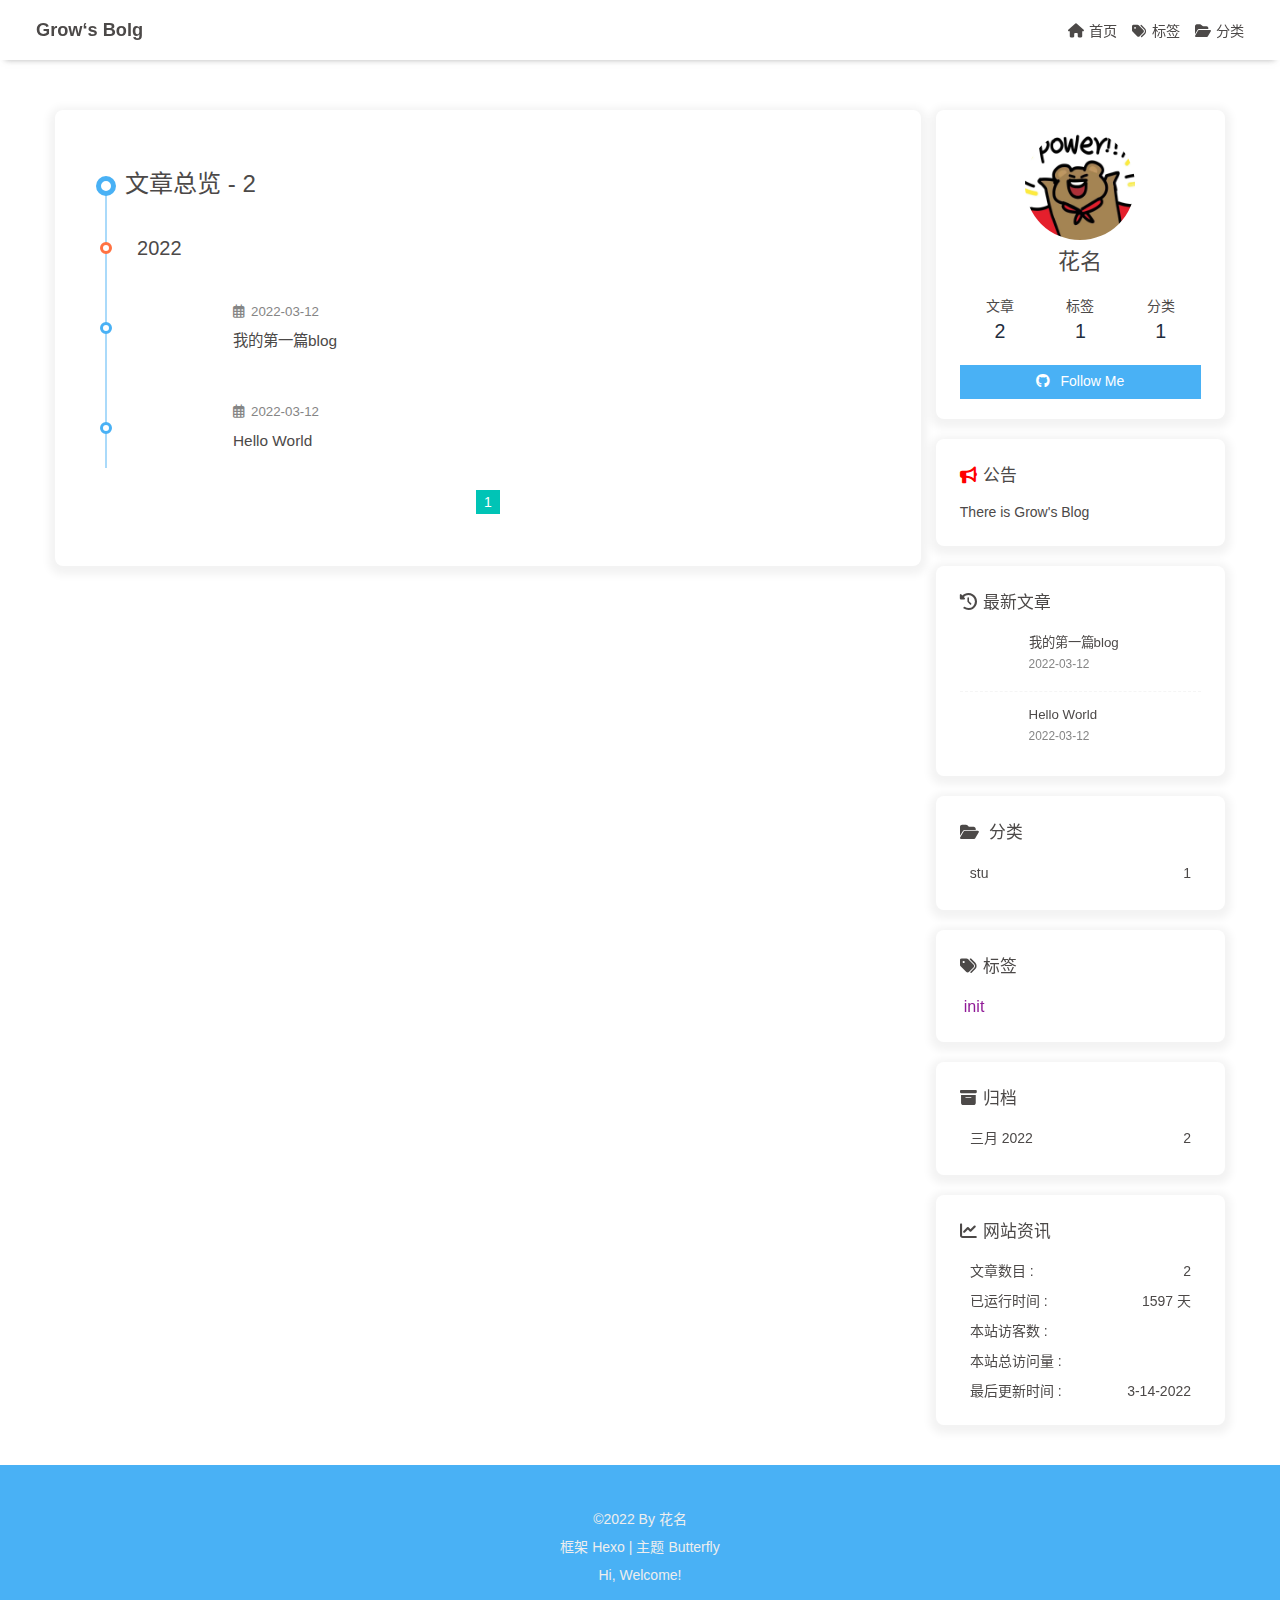
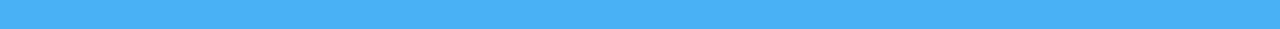
<file: archives/2022/index.html>
<!DOCTYPE html><html lang="zh-CN" data-theme="light"><head><meta charset="UTF-8"><meta http-equiv="X-UA-Compatible" content="IE=edge"><meta name="viewport" content="width=device-width, initial-scale=1.0, maximum-scale=1.0, user-scalable=no"><title>归档 | Grow‘s Bolg</title><meta name="author" content="花名"><meta name="copyright" content="花名"><meta name="format-detection" content="telephone=no"><meta name="theme-color" content="#ffffff"><meta property="og:type" content="website">
<meta property="og:title" content="Grow‘s Bolg">
<meta property="og:url" content="http://hexoblog.xuexiaoboo.cn/archives/2022/index.html">
<meta property="og:site_name" content="Grow‘s Bolg">
<meta property="og:locale" content="zh_CN">
<meta property="og:image" content="http://hexoblog.xuexiaoboo.cn/img/avatar1.jpeg">
<meta property="article:author" content="花名">
<meta name="twitter:card" content="summary">
<meta name="twitter:image" content="http://hexoblog.xuexiaoboo.cn/img/avatar1.jpeg"><link rel="shortcut icon" href="/img/avatar1.jpeg"><link rel="canonical" href="http://hexoblog.xuexiaoboo.cn/archives/2022/"><link rel="preconnect" href="//cdn.jsdelivr.net"/><link rel="preconnect" href="//busuanzi.ibruce.info"/><link rel="stylesheet" href="/css/index.css"><link rel="stylesheet" href="https://cdn.jsdelivr.net/npm/@fortawesome/fontawesome-free@6/css/all.min.css" media="print" onload="this.media='all'"><link rel="stylesheet" href="https://cdn.jsdelivr.net/npm/@fancyapps/ui/dist/fancybox.css" media="print" onload="this.media='all'"><script>const GLOBAL_CONFIG = { 
  root: '/',
  algolia: undefined,
  localSearch: undefined,
  translate: {"defaultEncoding":2,"translateDelay":0,"msgToTraditionalChinese":"繁","msgToSimplifiedChinese":"简"},
  noticeOutdate: undefined,
  highlight: {"plugin":"highlighjs","highlightCopy":true,"highlightLang":true,"highlightHeightLimit":200},
  copy: {
    success: '复制成功',
    error: '复制错误',
    noSupport: '浏览器不支持'
  },
  relativeDate: {
    homepage: false,
    post: false
  },
  runtime: '天',
  date_suffix: {
    just: '刚刚',
    min: '分钟前',
    hour: '小时前',
    day: '天前',
    month: '个月前'
  },
  copyright: undefined,
  lightbox: 'fancybox',
  Snackbar: undefined,
  source: {
    justifiedGallery: {
      js: 'https://cdn.jsdelivr.net/npm/flickr-justified-gallery@2/dist/fjGallery.min.js',
      css: 'https://cdn.jsdelivr.net/npm/flickr-justified-gallery@2/dist/fjGallery.min.css'
    }
  },
  isPhotoFigcaption: true,
  islazyload: false,
  isAnchor: false
}</script><script id="config-diff">var GLOBAL_CONFIG_SITE = {
  title: '归档',
  isPost: false,
  isHome: false,
  isHighlightShrink: false,
  isToc: false,
  postUpdate: '2022-03-14 22:02:41'
}</script><noscript><style type="text/css">
  #nav {
    opacity: 1
  }
  .justified-gallery img {
    opacity: 1
  }

  #recent-posts time,
  #post-meta time {
    display: inline !important
  }
</style></noscript><script>(win=>{
    win.saveToLocal = {
      set: function setWithExpiry(key, value, ttl) {
        if (ttl === 0) return
        const now = new Date()
        const expiryDay = ttl * 86400000
        const item = {
          value: value,
          expiry: now.getTime() + expiryDay,
        }
        localStorage.setItem(key, JSON.stringify(item))
      },

      get: function getWithExpiry(key) {
        const itemStr = localStorage.getItem(key)

        if (!itemStr) {
          return undefined
        }
        const item = JSON.parse(itemStr)
        const now = new Date()

        if (now.getTime() > item.expiry) {
          localStorage.removeItem(key)
          return undefined
        }
        return item.value
      }
    }
  
    win.getScript = url => new Promise((resolve, reject) => {
      const script = document.createElement('script')
      script.src = url
      script.async = true
      script.onerror = reject
      script.onload = script.onreadystatechange = function() {
        const loadState = this.readyState
        if (loadState && loadState !== 'loaded' && loadState !== 'complete') return
        script.onload = script.onreadystatechange = null
        resolve()
      }
      document.head.appendChild(script)
    })
  
      win.activateDarkMode = function () {
        document.documentElement.setAttribute('data-theme', 'dark')
        if (document.querySelector('meta[name="theme-color"]') !== null) {
          document.querySelector('meta[name="theme-color"]').setAttribute('content', '#0d0d0d')
        }
      }
      win.activateLightMode = function () {
        document.documentElement.setAttribute('data-theme', 'light')
        if (document.querySelector('meta[name="theme-color"]') !== null) {
          document.querySelector('meta[name="theme-color"]').setAttribute('content', '#ffffff')
        }
      }
      const t = saveToLocal.get('theme')
    
          if (t === 'dark') activateDarkMode()
          else if (t === 'light') activateLightMode()
        
      const asideStatus = saveToLocal.get('aside-status')
      if (asideStatus !== undefined) {
        if (asideStatus === 'hide') {
          document.documentElement.classList.add('hide-aside')
        } else {
          document.documentElement.classList.remove('hide-aside')
        }
      }
    
    const detectApple = () => {
      if(/iPad|iPhone|iPod|Macintosh/.test(navigator.userAgent)){
        document.documentElement.classList.add('apple')
      }
    }
    detectApple()
    })(window)</script><meta name="generator" content="Hexo 6.1.0"><link rel="alternate" href="/atom.xml" title="Grow‘s Bolg" type="application/atom+xml">
</head><body><div id="sidebar"><div id="menu-mask"></div><div id="sidebar-menus"><div class="avatar-img is-center"><img src="/img/avatar1.jpeg" onerror="onerror=null;src='/img/friend_404.gif'" alt="avatar"/></div><div class="site-data is-center"><div class="data-item"><a href="/archives/"><div class="headline">文章</div><div class="length-num">2</div></a></div><div class="data-item"><a href="/tags/"><div class="headline">标签</div><div class="length-num">1</div></a></div><div class="data-item"><a href="/categories/"><div class="headline">分类</div><div class="length-num">1</div></a></div></div><hr/><div class="menus_items"><div class="menus_item"><a class="site-page" href="/"><i class="fa-fw fas fa-home"></i><span> 首页</span></a></div><div class="menus_item"><a class="site-page" href="/tags/"><i class="fa-fw fas fa-tags"></i><span> 标签</span></a></div><div class="menus_item"><a class="site-page" href="/categories/"><i class="fa-fw fas fa-folder-open"></i><span> 分类</span></a></div></div></div></div><div class="page" id="body-wrap"><header class="not-top-img" id="page-header"><nav id="nav"><span id="blog_name"><a id="site-name" href="/">Grow‘s Bolg</a></span><div id="menus"><div class="menus_items"><div class="menus_item"><a class="site-page" href="/"><i class="fa-fw fas fa-home"></i><span> 首页</span></a></div><div class="menus_item"><a class="site-page" href="/tags/"><i class="fa-fw fas fa-tags"></i><span> 标签</span></a></div><div class="menus_item"><a class="site-page" href="/categories/"><i class="fa-fw fas fa-folder-open"></i><span> 分类</span></a></div></div><div id="toggle-menu"><a class="site-page"><i class="fas fa-bars fa-fw"></i></a></div></div></nav></header><main class="layout" id="content-inner"><div id="archive"><div class="article-sort-title">文章总览 - 2</div><div class="article-sort"><div class="article-sort-item year">2022</div><div class="article-sort-item"><a class="article-sort-item-img" href="/2022/03/12/%E6%88%91%E7%9A%84%E7%AC%AC%E4%B8%80%E7%AF%87blog/" title="我的第一篇blog"><img src="[data-uri]" alt="我的第一篇blog" onerror="this.onerror=null;this.src='/img/404.jpg'"></a><div class="article-sort-item-info"><div class="article-sort-item-time"><i class="far fa-calendar-alt"></i><time class="post-meta-date-created" datetime="2022-03-12T05:10:45.000Z" title="发表于 2022-03-12 13:10:45">2022-03-12</time></div><a class="article-sort-item-title" href="/2022/03/12/%E6%88%91%E7%9A%84%E7%AC%AC%E4%B8%80%E7%AF%87blog/" title="我的第一篇blog">我的第一篇blog</a></div></div><div class="article-sort-item"><a class="article-sort-item-img" href="/2022/03/12/hello-world/" title="Hello World"><img src="[data-uri]" alt="Hello World" onerror="this.onerror=null;this.src='/img/404.jpg'"></a><div class="article-sort-item-info"><div class="article-sort-item-time"><i class="far fa-calendar-alt"></i><time class="post-meta-date-created" datetime="2022-03-12T05:08:24.275Z" title="发表于 2022-03-12 13:08:24">2022-03-12</time></div><a class="article-sort-item-title" href="/2022/03/12/hello-world/" title="Hello World">Hello World</a></div></div></div><nav id="pagination"><div class="pagination"><span class="page-number current">1</span></div></nav></div><div class="aside-content" id="aside-content"><div class="card-widget card-info"><div class="is-center"><div class="avatar-img"><img src="/img/avatar1.jpeg" onerror="this.onerror=null;this.src='/img/friend_404.gif'" alt="avatar"/></div><div class="author-info__name">花名</div><div class="author-info__description"></div></div><div class="card-info-data is-center"><div class="card-info-data-item"><a href="/archives/"><div class="headline">文章</div><div class="length-num">2</div></a></div><div class="card-info-data-item"><a href="/tags/"><div class="headline">标签</div><div class="length-num">1</div></a></div><div class="card-info-data-item"><a href="/categories/"><div class="headline">分类</div><div class="length-num">1</div></a></div></div><a id="card-info-btn" target="_blank" rel="noopener" href="https://github.com/xuexiaoboo"><i class="fab fa-github"></i><span>Follow Me</span></a></div><div class="card-widget card-announcement"><div class="item-headline"><i class="fas fa-bullhorn fa-shake"></i><span>公告</span></div><div class="announcement_content">There is Grow's Blog</div></div><div class="sticky_layout"><div class="card-widget card-recent-post"><div class="item-headline"><i class="fas fa-history"></i><span>最新文章</span></div><div class="aside-list"><div class="aside-list-item"><a class="thumbnail" href="/2022/03/12/%E6%88%91%E7%9A%84%E7%AC%AC%E4%B8%80%E7%AF%87blog/" title="我的第一篇blog"><img src="[data-uri]" onerror="this.onerror=null;this.src='/img/404.jpg'" alt="我的第一篇blog"/></a><div class="content"><a class="title" href="/2022/03/12/%E6%88%91%E7%9A%84%E7%AC%AC%E4%B8%80%E7%AF%87blog/" title="我的第一篇blog">我的第一篇blog</a><time datetime="2022-03-12T05:10:45.000Z" title="发表于 2022-03-12 13:10:45">2022-03-12</time></div></div><div class="aside-list-item"><a class="thumbnail" href="/2022/03/12/hello-world/" title="Hello World"><img src="[data-uri]" onerror="this.onerror=null;this.src='/img/404.jpg'" alt="Hello World"/></a><div class="content"><a class="title" href="/2022/03/12/hello-world/" title="Hello World">Hello World</a><time datetime="2022-03-12T05:08:24.275Z" title="发表于 2022-03-12 13:08:24">2022-03-12</time></div></div></div></div><div class="card-widget card-categories"><div class="item-headline">
            <i class="fas fa-folder-open"></i>
            <span>分类</span>
            
            </div>
            <ul class="card-category-list" id="aside-cat-list">
            <li class="card-category-list-item "><a class="card-category-list-link" href="/categories/stu/"><span class="card-category-list-name">stu</span><span class="card-category-list-count">1</span></a></li>
            </ul></div><div class="card-widget card-tags"><div class="item-headline"><i class="fas fa-tags"></i><span>标签</span></div><div class="card-tag-cloud"><a href="/tags/init/" style="font-size: 1.15em; color: rgb(144, 26, 151)">init</a></div></div><div class="card-widget card-archives"><div class="item-headline"><i class="fas fa-archive"></i><span>归档</span></div><ul class="card-archive-list"><li class="card-archive-list-item"><a class="card-archive-list-link" href="/archives/2022/03/"><span class="card-archive-list-date">三月 2022</span><span class="card-archive-list-count">2</span></a></li></ul></div><div class="card-widget card-webinfo"><div class="item-headline"><i class="fas fa-chart-line"></i><span>网站资讯</span></div><div class="webinfo"><div class="webinfo-item"><div class="item-name">文章数目 :</div><div class="item-count">2</div></div><div class="webinfo-item"><div class="item-name">已运行时间 :</div><div class="item-count" id="runtimeshow" data-publishDate="2022-03-12T16:00:00.000Z"></div></div><div class="webinfo-item"><div class="item-name">本站访客数 :</div><div class="item-count" id="busuanzi_value_site_uv"></div></div><div class="webinfo-item"><div class="item-name">本站总访问量 :</div><div class="item-count" id="busuanzi_value_site_pv"></div></div><div class="webinfo-item"><div class="item-name">最后更新时间 :</div><div class="item-count" id="last-push-date" data-lastPushDate="2022-03-14T14:02:41.539Z"></div></div></div></div></div></div></main><footer id="footer"><div id="footer-wrap"><div class="copyright">&copy;2022 By 花名</div><div class="framework-info"><span>框架 </span><a target="_blank" rel="noopener" href="https://hexo.io">Hexo</a><span class="footer-separator">|</span><span>主题 </span><a target="_blank" rel="noopener" href="https://github.com/jerryc127/hexo-theme-butterfly">Butterfly</a></div><div class="footer_custom_text">Hi, Welcome!</div></div></footer></div><div id="rightside"><div id="rightside-config-hide"><button id="translateLink" type="button" title="简繁转换">简</button><button id="darkmode" type="button" title="浅色和深色模式转换"><i class="fas fa-adjust"></i></button><button id="hide-aside-btn" type="button" title="单栏和双栏切换"><i class="fas fa-arrows-alt-h"></i></button></div><div id="rightside-config-show"><button id="rightside_config" type="button" title="设置"><i class="fas fa-cog fa-spin"></i></button><button id="go-up" type="button" title="回到顶部"><i class="fas fa-arrow-up"></i></button></div></div><div><script src="/js/utils.js"></script><script src="/js/main.js"></script><script src="/js/tw_cn.js"></script><script src="https://cdn.jsdelivr.net/npm/@fancyapps/ui/dist/fancybox.umd.js"></script><div class="js-pjax"></div><script async data-pjax src="//busuanzi.ibruce.info/busuanzi/2.3/busuanzi.pure.mini.js"></script></div></body></html>
</file>
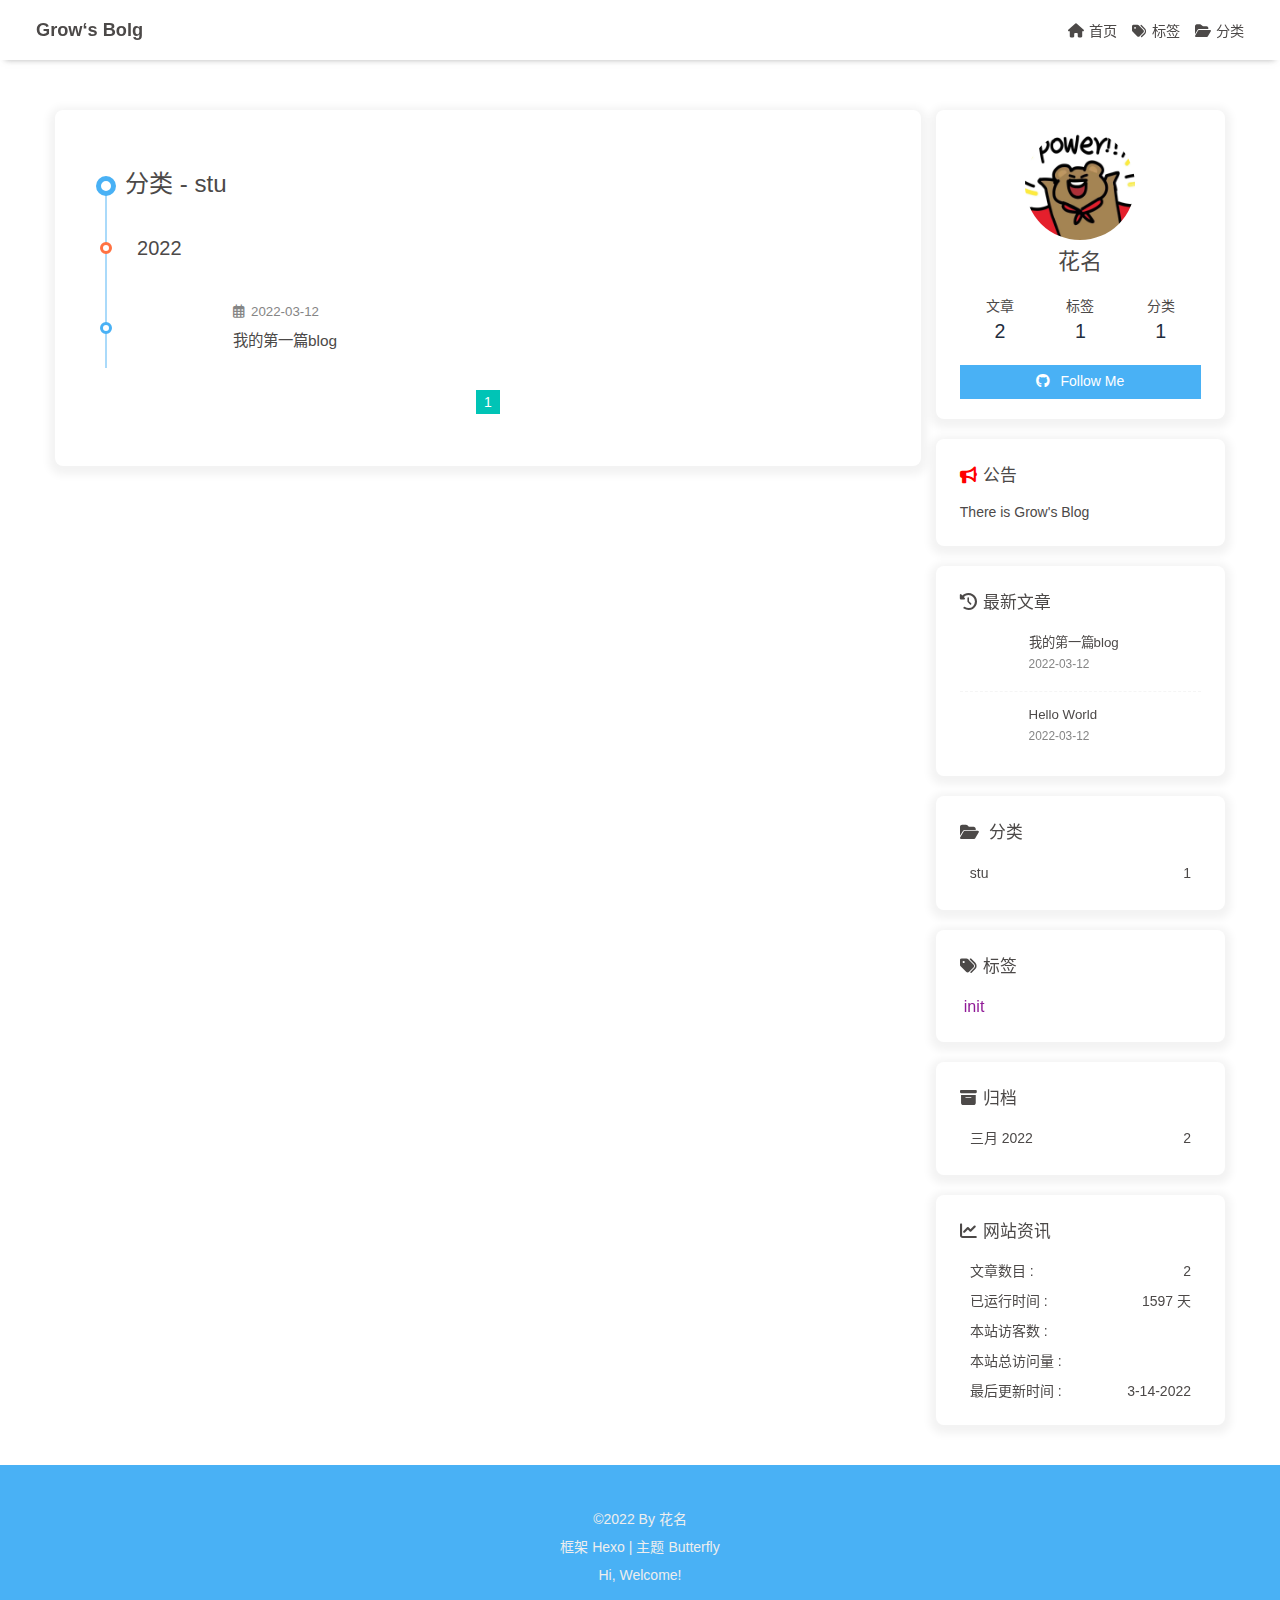
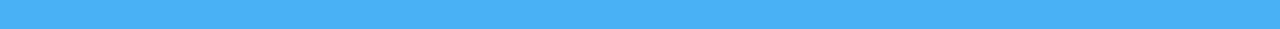
<file: categories/stu/index.html>
<!DOCTYPE html><html lang="zh-CN" data-theme="light"><head><meta charset="UTF-8"><meta http-equiv="X-UA-Compatible" content="IE=edge"><meta name="viewport" content="width=device-width, initial-scale=1.0, maximum-scale=1.0, user-scalable=no"><title>分类: stu | Grow‘s Bolg</title><meta name="author" content="花名"><meta name="copyright" content="花名"><meta name="format-detection" content="telephone=no"><meta name="theme-color" content="#ffffff"><meta property="og:type" content="website">
<meta property="og:title" content="Grow‘s Bolg">
<meta property="og:url" content="http://hexoblog.xuexiaoboo.cn/categories/stu/index.html">
<meta property="og:site_name" content="Grow‘s Bolg">
<meta property="og:locale" content="zh_CN">
<meta property="og:image" content="http://hexoblog.xuexiaoboo.cn/img/avatar1.jpeg">
<meta property="article:author" content="花名">
<meta name="twitter:card" content="summary">
<meta name="twitter:image" content="http://hexoblog.xuexiaoboo.cn/img/avatar1.jpeg"><link rel="shortcut icon" href="/img/avatar1.jpeg"><link rel="canonical" href="http://hexoblog.xuexiaoboo.cn/categories/stu/"><link rel="preconnect" href="//cdn.jsdelivr.net"/><link rel="preconnect" href="//busuanzi.ibruce.info"/><link rel="stylesheet" href="/css/index.css"><link rel="stylesheet" href="https://cdn.jsdelivr.net/npm/@fortawesome/fontawesome-free@6/css/all.min.css" media="print" onload="this.media='all'"><link rel="stylesheet" href="https://cdn.jsdelivr.net/npm/@fancyapps/ui/dist/fancybox.css" media="print" onload="this.media='all'"><script>const GLOBAL_CONFIG = { 
  root: '/',
  algolia: undefined,
  localSearch: undefined,
  translate: {"defaultEncoding":2,"translateDelay":0,"msgToTraditionalChinese":"繁","msgToSimplifiedChinese":"简"},
  noticeOutdate: undefined,
  highlight: {"plugin":"highlighjs","highlightCopy":true,"highlightLang":true,"highlightHeightLimit":200},
  copy: {
    success: '复制成功',
    error: '复制错误',
    noSupport: '浏览器不支持'
  },
  relativeDate: {
    homepage: false,
    post: false
  },
  runtime: '天',
  date_suffix: {
    just: '刚刚',
    min: '分钟前',
    hour: '小时前',
    day: '天前',
    month: '个月前'
  },
  copyright: undefined,
  lightbox: 'fancybox',
  Snackbar: undefined,
  source: {
    justifiedGallery: {
      js: 'https://cdn.jsdelivr.net/npm/flickr-justified-gallery@2/dist/fjGallery.min.js',
      css: 'https://cdn.jsdelivr.net/npm/flickr-justified-gallery@2/dist/fjGallery.min.css'
    }
  },
  isPhotoFigcaption: true,
  islazyload: false,
  isAnchor: false
}</script><script id="config-diff">var GLOBAL_CONFIG_SITE = {
  title: '分类: stu',
  isPost: false,
  isHome: false,
  isHighlightShrink: false,
  isToc: false,
  postUpdate: '2022-03-14 22:02:41'
}</script><noscript><style type="text/css">
  #nav {
    opacity: 1
  }
  .justified-gallery img {
    opacity: 1
  }

  #recent-posts time,
  #post-meta time {
    display: inline !important
  }
</style></noscript><script>(win=>{
    win.saveToLocal = {
      set: function setWithExpiry(key, value, ttl) {
        if (ttl === 0) return
        const now = new Date()
        const expiryDay = ttl * 86400000
        const item = {
          value: value,
          expiry: now.getTime() + expiryDay,
        }
        localStorage.setItem(key, JSON.stringify(item))
      },

      get: function getWithExpiry(key) {
        const itemStr = localStorage.getItem(key)

        if (!itemStr) {
          return undefined
        }
        const item = JSON.parse(itemStr)
        const now = new Date()

        if (now.getTime() > item.expiry) {
          localStorage.removeItem(key)
          return undefined
        }
        return item.value
      }
    }
  
    win.getScript = url => new Promise((resolve, reject) => {
      const script = document.createElement('script')
      script.src = url
      script.async = true
      script.onerror = reject
      script.onload = script.onreadystatechange = function() {
        const loadState = this.readyState
        if (loadState && loadState !== 'loaded' && loadState !== 'complete') return
        script.onload = script.onreadystatechange = null
        resolve()
      }
      document.head.appendChild(script)
    })
  
      win.activateDarkMode = function () {
        document.documentElement.setAttribute('data-theme', 'dark')
        if (document.querySelector('meta[name="theme-color"]') !== null) {
          document.querySelector('meta[name="theme-color"]').setAttribute('content', '#0d0d0d')
        }
      }
      win.activateLightMode = function () {
        document.documentElement.setAttribute('data-theme', 'light')
        if (document.querySelector('meta[name="theme-color"]') !== null) {
          document.querySelector('meta[name="theme-color"]').setAttribute('content', '#ffffff')
        }
      }
      const t = saveToLocal.get('theme')
    
          if (t === 'dark') activateDarkMode()
          else if (t === 'light') activateLightMode()
        
      const asideStatus = saveToLocal.get('aside-status')
      if (asideStatus !== undefined) {
        if (asideStatus === 'hide') {
          document.documentElement.classList.add('hide-aside')
        } else {
          document.documentElement.classList.remove('hide-aside')
        }
      }
    
    const detectApple = () => {
      if(/iPad|iPhone|iPod|Macintosh/.test(navigator.userAgent)){
        document.documentElement.classList.add('apple')
      }
    }
    detectApple()
    })(window)</script><meta name="generator" content="Hexo 6.1.0"><link rel="alternate" href="/atom.xml" title="Grow‘s Bolg" type="application/atom+xml">
</head><body><div id="sidebar"><div id="menu-mask"></div><div id="sidebar-menus"><div class="avatar-img is-center"><img src="/img/avatar1.jpeg" onerror="onerror=null;src='/img/friend_404.gif'" alt="avatar"/></div><div class="site-data is-center"><div class="data-item"><a href="/archives/"><div class="headline">文章</div><div class="length-num">2</div></a></div><div class="data-item"><a href="/tags/"><div class="headline">标签</div><div class="length-num">1</div></a></div><div class="data-item"><a href="/categories/"><div class="headline">分类</div><div class="length-num">1</div></a></div></div><hr/><div class="menus_items"><div class="menus_item"><a class="site-page" href="/"><i class="fa-fw fas fa-home"></i><span> 首页</span></a></div><div class="menus_item"><a class="site-page" href="/tags/"><i class="fa-fw fas fa-tags"></i><span> 标签</span></a></div><div class="menus_item"><a class="site-page" href="/categories/"><i class="fa-fw fas fa-folder-open"></i><span> 分类</span></a></div></div></div></div><div class="page" id="body-wrap"><header class="not-top-img" id="page-header"><nav id="nav"><span id="blog_name"><a id="site-name" href="/">Grow‘s Bolg</a></span><div id="menus"><div class="menus_items"><div class="menus_item"><a class="site-page" href="/"><i class="fa-fw fas fa-home"></i><span> 首页</span></a></div><div class="menus_item"><a class="site-page" href="/tags/"><i class="fa-fw fas fa-tags"></i><span> 标签</span></a></div><div class="menus_item"><a class="site-page" href="/categories/"><i class="fa-fw fas fa-folder-open"></i><span> 分类</span></a></div></div><div id="toggle-menu"><a class="site-page"><i class="fas fa-bars fa-fw"></i></a></div></div></nav></header><main class="layout" id="content-inner"><div id="category"><div class="article-sort-title">分类 - stu</div><div class="article-sort"><div class="article-sort-item year">2022</div><div class="article-sort-item"><a class="article-sort-item-img" href="/2022/03/12/%E6%88%91%E7%9A%84%E7%AC%AC%E4%B8%80%E7%AF%87blog/" title="我的第一篇blog"><img src="[data-uri]" alt="我的第一篇blog" onerror="this.onerror=null;this.src='/img/404.jpg'"></a><div class="article-sort-item-info"><div class="article-sort-item-time"><i class="far fa-calendar-alt"></i><time class="post-meta-date-created" datetime="2022-03-12T05:10:45.000Z" title="发表于 2022-03-12 13:10:45">2022-03-12</time></div><a class="article-sort-item-title" href="/2022/03/12/%E6%88%91%E7%9A%84%E7%AC%AC%E4%B8%80%E7%AF%87blog/" title="我的第一篇blog">我的第一篇blog</a></div></div></div><nav id="pagination"><div class="pagination"><span class="page-number current">1</span></div></nav></div><div class="aside-content" id="aside-content"><div class="card-widget card-info"><div class="is-center"><div class="avatar-img"><img src="/img/avatar1.jpeg" onerror="this.onerror=null;this.src='/img/friend_404.gif'" alt="avatar"/></div><div class="author-info__name">花名</div><div class="author-info__description"></div></div><div class="card-info-data is-center"><div class="card-info-data-item"><a href="/archives/"><div class="headline">文章</div><div class="length-num">2</div></a></div><div class="card-info-data-item"><a href="/tags/"><div class="headline">标签</div><div class="length-num">1</div></a></div><div class="card-info-data-item"><a href="/categories/"><div class="headline">分类</div><div class="length-num">1</div></a></div></div><a id="card-info-btn" target="_blank" rel="noopener" href="https://github.com/xuexiaoboo"><i class="fab fa-github"></i><span>Follow Me</span></a></div><div class="card-widget card-announcement"><div class="item-headline"><i class="fas fa-bullhorn fa-shake"></i><span>公告</span></div><div class="announcement_content">There is Grow's Blog</div></div><div class="sticky_layout"><div class="card-widget card-recent-post"><div class="item-headline"><i class="fas fa-history"></i><span>最新文章</span></div><div class="aside-list"><div class="aside-list-item"><a class="thumbnail" href="/2022/03/12/%E6%88%91%E7%9A%84%E7%AC%AC%E4%B8%80%E7%AF%87blog/" title="我的第一篇blog"><img src="[data-uri]" onerror="this.onerror=null;this.src='/img/404.jpg'" alt="我的第一篇blog"/></a><div class="content"><a class="title" href="/2022/03/12/%E6%88%91%E7%9A%84%E7%AC%AC%E4%B8%80%E7%AF%87blog/" title="我的第一篇blog">我的第一篇blog</a><time datetime="2022-03-12T05:10:45.000Z" title="发表于 2022-03-12 13:10:45">2022-03-12</time></div></div><div class="aside-list-item"><a class="thumbnail" href="/2022/03/12/hello-world/" title="Hello World"><img src="[data-uri]" onerror="this.onerror=null;this.src='/img/404.jpg'" alt="Hello World"/></a><div class="content"><a class="title" href="/2022/03/12/hello-world/" title="Hello World">Hello World</a><time datetime="2022-03-12T05:08:24.275Z" title="发表于 2022-03-12 13:08:24">2022-03-12</time></div></div></div></div><div class="card-widget card-categories"><div class="item-headline">
            <i class="fas fa-folder-open"></i>
            <span>分类</span>
            
            </div>
            <ul class="card-category-list" id="aside-cat-list">
            <li class="card-category-list-item "><a class="card-category-list-link" href="/categories/stu/"><span class="card-category-list-name">stu</span><span class="card-category-list-count">1</span></a></li>
            </ul></div><div class="card-widget card-tags"><div class="item-headline"><i class="fas fa-tags"></i><span>标签</span></div><div class="card-tag-cloud"><a href="/tags/init/" style="font-size: 1.15em; color: rgb(144, 26, 151)">init</a></div></div><div class="card-widget card-archives"><div class="item-headline"><i class="fas fa-archive"></i><span>归档</span></div><ul class="card-archive-list"><li class="card-archive-list-item"><a class="card-archive-list-link" href="/archives/2022/03/"><span class="card-archive-list-date">三月 2022</span><span class="card-archive-list-count">2</span></a></li></ul></div><div class="card-widget card-webinfo"><div class="item-headline"><i class="fas fa-chart-line"></i><span>网站资讯</span></div><div class="webinfo"><div class="webinfo-item"><div class="item-name">文章数目 :</div><div class="item-count">2</div></div><div class="webinfo-item"><div class="item-name">已运行时间 :</div><div class="item-count" id="runtimeshow" data-publishDate="2022-03-12T16:00:00.000Z"></div></div><div class="webinfo-item"><div class="item-name">本站访客数 :</div><div class="item-count" id="busuanzi_value_site_uv"></div></div><div class="webinfo-item"><div class="item-name">本站总访问量 :</div><div class="item-count" id="busuanzi_value_site_pv"></div></div><div class="webinfo-item"><div class="item-name">最后更新时间 :</div><div class="item-count" id="last-push-date" data-lastPushDate="2022-03-14T14:02:41.539Z"></div></div></div></div></div></div></main><footer id="footer"><div id="footer-wrap"><div class="copyright">&copy;2022 By 花名</div><div class="framework-info"><span>框架 </span><a target="_blank" rel="noopener" href="https://hexo.io">Hexo</a><span class="footer-separator">|</span><span>主题 </span><a target="_blank" rel="noopener" href="https://github.com/jerryc127/hexo-theme-butterfly">Butterfly</a></div><div class="footer_custom_text">Hi, Welcome!</div></div></footer></div><div id="rightside"><div id="rightside-config-hide"><button id="translateLink" type="button" title="简繁转换">简</button><button id="darkmode" type="button" title="浅色和深色模式转换"><i class="fas fa-adjust"></i></button><button id="hide-aside-btn" type="button" title="单栏和双栏切换"><i class="fas fa-arrows-alt-h"></i></button></div><div id="rightside-config-show"><button id="rightside_config" type="button" title="设置"><i class="fas fa-cog fa-spin"></i></button><button id="go-up" type="button" title="回到顶部"><i class="fas fa-arrow-up"></i></button></div></div><div><script src="/js/utils.js"></script><script src="/js/main.js"></script><script src="/js/tw_cn.js"></script><script src="https://cdn.jsdelivr.net/npm/@fancyapps/ui/dist/fancybox.umd.js"></script><div class="js-pjax"></div><script async data-pjax src="//busuanzi.ibruce.info/busuanzi/2.3/busuanzi.pure.mini.js"></script></div></body></html>
</file>
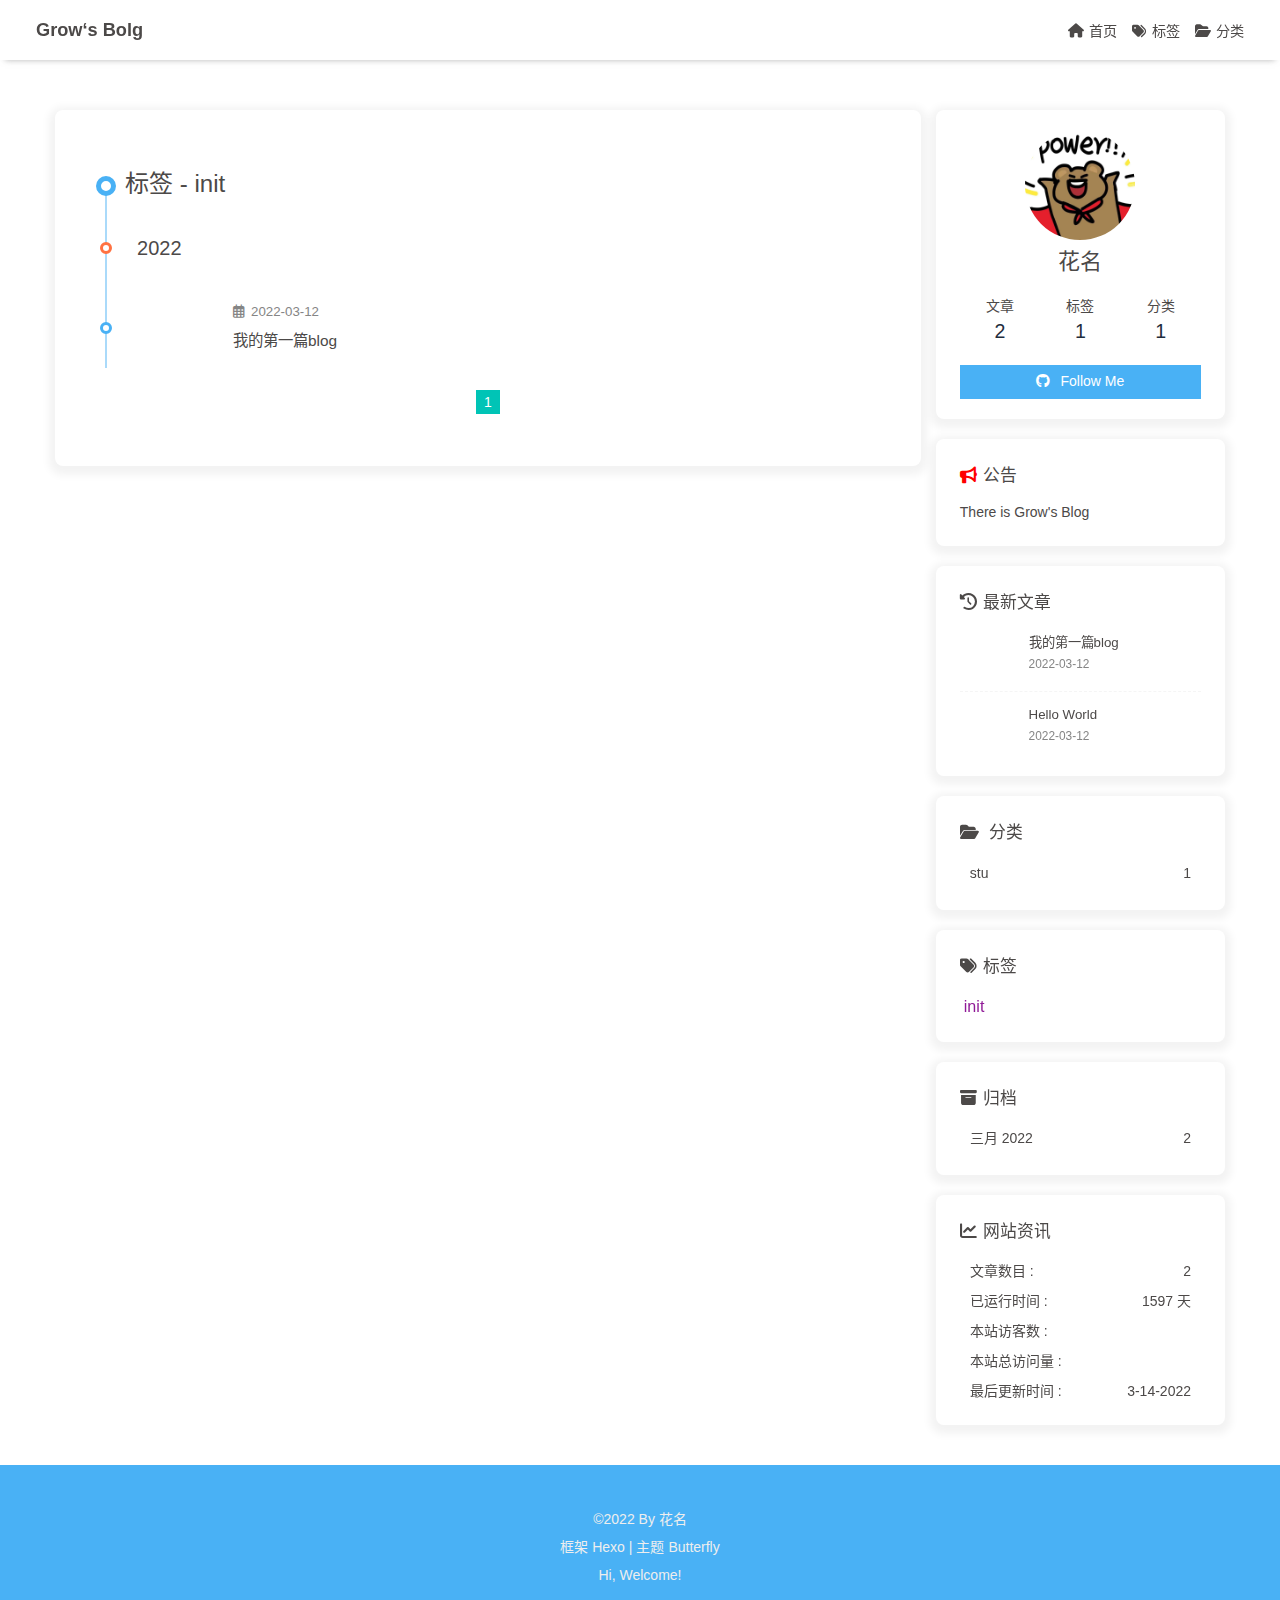
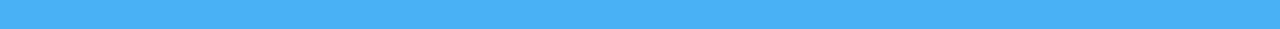
<file: tags/init/index.html>
<!DOCTYPE html><html lang="zh-CN" data-theme="light"><head><meta charset="UTF-8"><meta http-equiv="X-UA-Compatible" content="IE=edge"><meta name="viewport" content="width=device-width, initial-scale=1.0, maximum-scale=1.0, user-scalable=no"><title>标签: init | Grow‘s Bolg</title><meta name="author" content="花名"><meta name="copyright" content="花名"><meta name="format-detection" content="telephone=no"><meta name="theme-color" content="#ffffff"><meta property="og:type" content="website">
<meta property="og:title" content="Grow‘s Bolg">
<meta property="og:url" content="http://hexoblog.xuexiaoboo.cn/tags/init/index.html">
<meta property="og:site_name" content="Grow‘s Bolg">
<meta property="og:locale" content="zh_CN">
<meta property="og:image" content="http://hexoblog.xuexiaoboo.cn/img/avatar1.jpeg">
<meta property="article:author" content="花名">
<meta name="twitter:card" content="summary">
<meta name="twitter:image" content="http://hexoblog.xuexiaoboo.cn/img/avatar1.jpeg"><link rel="shortcut icon" href="/img/avatar1.jpeg"><link rel="canonical" href="http://hexoblog.xuexiaoboo.cn/tags/init/"><link rel="preconnect" href="//cdn.jsdelivr.net"/><link rel="preconnect" href="//busuanzi.ibruce.info"/><link rel="stylesheet" href="/css/index.css"><link rel="stylesheet" href="https://cdn.jsdelivr.net/npm/@fortawesome/fontawesome-free@6/css/all.min.css" media="print" onload="this.media='all'"><link rel="stylesheet" href="https://cdn.jsdelivr.net/npm/@fancyapps/ui/dist/fancybox.css" media="print" onload="this.media='all'"><script>const GLOBAL_CONFIG = { 
  root: '/',
  algolia: undefined,
  localSearch: undefined,
  translate: {"defaultEncoding":2,"translateDelay":0,"msgToTraditionalChinese":"繁","msgToSimplifiedChinese":"简"},
  noticeOutdate: undefined,
  highlight: {"plugin":"highlighjs","highlightCopy":true,"highlightLang":true,"highlightHeightLimit":200},
  copy: {
    success: '复制成功',
    error: '复制错误',
    noSupport: '浏览器不支持'
  },
  relativeDate: {
    homepage: false,
    post: false
  },
  runtime: '天',
  date_suffix: {
    just: '刚刚',
    min: '分钟前',
    hour: '小时前',
    day: '天前',
    month: '个月前'
  },
  copyright: undefined,
  lightbox: 'fancybox',
  Snackbar: undefined,
  source: {
    justifiedGallery: {
      js: 'https://cdn.jsdelivr.net/npm/flickr-justified-gallery@2/dist/fjGallery.min.js',
      css: 'https://cdn.jsdelivr.net/npm/flickr-justified-gallery@2/dist/fjGallery.min.css'
    }
  },
  isPhotoFigcaption: true,
  islazyload: false,
  isAnchor: false
}</script><script id="config-diff">var GLOBAL_CONFIG_SITE = {
  title: '标签: init',
  isPost: false,
  isHome: false,
  isHighlightShrink: false,
  isToc: false,
  postUpdate: '2022-03-14 22:02:41'
}</script><noscript><style type="text/css">
  #nav {
    opacity: 1
  }
  .justified-gallery img {
    opacity: 1
  }

  #recent-posts time,
  #post-meta time {
    display: inline !important
  }
</style></noscript><script>(win=>{
    win.saveToLocal = {
      set: function setWithExpiry(key, value, ttl) {
        if (ttl === 0) return
        const now = new Date()
        const expiryDay = ttl * 86400000
        const item = {
          value: value,
          expiry: now.getTime() + expiryDay,
        }
        localStorage.setItem(key, JSON.stringify(item))
      },

      get: function getWithExpiry(key) {
        const itemStr = localStorage.getItem(key)

        if (!itemStr) {
          return undefined
        }
        const item = JSON.parse(itemStr)
        const now = new Date()

        if (now.getTime() > item.expiry) {
          localStorage.removeItem(key)
          return undefined
        }
        return item.value
      }
    }
  
    win.getScript = url => new Promise((resolve, reject) => {
      const script = document.createElement('script')
      script.src = url
      script.async = true
      script.onerror = reject
      script.onload = script.onreadystatechange = function() {
        const loadState = this.readyState
        if (loadState && loadState !== 'loaded' && loadState !== 'complete') return
        script.onload = script.onreadystatechange = null
        resolve()
      }
      document.head.appendChild(script)
    })
  
      win.activateDarkMode = function () {
        document.documentElement.setAttribute('data-theme', 'dark')
        if (document.querySelector('meta[name="theme-color"]') !== null) {
          document.querySelector('meta[name="theme-color"]').setAttribute('content', '#0d0d0d')
        }
      }
      win.activateLightMode = function () {
        document.documentElement.setAttribute('data-theme', 'light')
        if (document.querySelector('meta[name="theme-color"]') !== null) {
          document.querySelector('meta[name="theme-color"]').setAttribute('content', '#ffffff')
        }
      }
      const t = saveToLocal.get('theme')
    
          if (t === 'dark') activateDarkMode()
          else if (t === 'light') activateLightMode()
        
      const asideStatus = saveToLocal.get('aside-status')
      if (asideStatus !== undefined) {
        if (asideStatus === 'hide') {
          document.documentElement.classList.add('hide-aside')
        } else {
          document.documentElement.classList.remove('hide-aside')
        }
      }
    
    const detectApple = () => {
      if(/iPad|iPhone|iPod|Macintosh/.test(navigator.userAgent)){
        document.documentElement.classList.add('apple')
      }
    }
    detectApple()
    })(window)</script><meta name="generator" content="Hexo 6.1.0"><link rel="alternate" href="/atom.xml" title="Grow‘s Bolg" type="application/atom+xml">
</head><body><div id="sidebar"><div id="menu-mask"></div><div id="sidebar-menus"><div class="avatar-img is-center"><img src="/img/avatar1.jpeg" onerror="onerror=null;src='/img/friend_404.gif'" alt="avatar"/></div><div class="site-data is-center"><div class="data-item"><a href="/archives/"><div class="headline">文章</div><div class="length-num">2</div></a></div><div class="data-item"><a href="/tags/"><div class="headline">标签</div><div class="length-num">1</div></a></div><div class="data-item"><a href="/categories/"><div class="headline">分类</div><div class="length-num">1</div></a></div></div><hr/><div class="menus_items"><div class="menus_item"><a class="site-page" href="/"><i class="fa-fw fas fa-home"></i><span> 首页</span></a></div><div class="menus_item"><a class="site-page" href="/tags/"><i class="fa-fw fas fa-tags"></i><span> 标签</span></a></div><div class="menus_item"><a class="site-page" href="/categories/"><i class="fa-fw fas fa-folder-open"></i><span> 分类</span></a></div></div></div></div><div class="page" id="body-wrap"><header class="not-top-img" id="page-header"><nav id="nav"><span id="blog_name"><a id="site-name" href="/">Grow‘s Bolg</a></span><div id="menus"><div class="menus_items"><div class="menus_item"><a class="site-page" href="/"><i class="fa-fw fas fa-home"></i><span> 首页</span></a></div><div class="menus_item"><a class="site-page" href="/tags/"><i class="fa-fw fas fa-tags"></i><span> 标签</span></a></div><div class="menus_item"><a class="site-page" href="/categories/"><i class="fa-fw fas fa-folder-open"></i><span> 分类</span></a></div></div><div id="toggle-menu"><a class="site-page"><i class="fas fa-bars fa-fw"></i></a></div></div></nav></header><main class="layout" id="content-inner"><div id="tag"><div class="article-sort-title">标签 - init</div><div class="article-sort"><div class="article-sort-item year">2022</div><div class="article-sort-item"><a class="article-sort-item-img" href="/2022/03/12/%E6%88%91%E7%9A%84%E7%AC%AC%E4%B8%80%E7%AF%87blog/" title="我的第一篇blog"><img src="[data-uri]" alt="我的第一篇blog" onerror="this.onerror=null;this.src='/img/404.jpg'"></a><div class="article-sort-item-info"><div class="article-sort-item-time"><i class="far fa-calendar-alt"></i><time class="post-meta-date-created" datetime="2022-03-12T05:10:45.000Z" title="发表于 2022-03-12 13:10:45">2022-03-12</time></div><a class="article-sort-item-title" href="/2022/03/12/%E6%88%91%E7%9A%84%E7%AC%AC%E4%B8%80%E7%AF%87blog/" title="我的第一篇blog">我的第一篇blog</a></div></div></div><nav id="pagination"><div class="pagination"><span class="page-number current">1</span></div></nav></div><div class="aside-content" id="aside-content"><div class="card-widget card-info"><div class="is-center"><div class="avatar-img"><img src="/img/avatar1.jpeg" onerror="this.onerror=null;this.src='/img/friend_404.gif'" alt="avatar"/></div><div class="author-info__name">花名</div><div class="author-info__description"></div></div><div class="card-info-data is-center"><div class="card-info-data-item"><a href="/archives/"><div class="headline">文章</div><div class="length-num">2</div></a></div><div class="card-info-data-item"><a href="/tags/"><div class="headline">标签</div><div class="length-num">1</div></a></div><div class="card-info-data-item"><a href="/categories/"><div class="headline">分类</div><div class="length-num">1</div></a></div></div><a id="card-info-btn" target="_blank" rel="noopener" href="https://github.com/xuexiaoboo"><i class="fab fa-github"></i><span>Follow Me</span></a></div><div class="card-widget card-announcement"><div class="item-headline"><i class="fas fa-bullhorn fa-shake"></i><span>公告</span></div><div class="announcement_content">There is Grow's Blog</div></div><div class="sticky_layout"><div class="card-widget card-recent-post"><div class="item-headline"><i class="fas fa-history"></i><span>最新文章</span></div><div class="aside-list"><div class="aside-list-item"><a class="thumbnail" href="/2022/03/12/%E6%88%91%E7%9A%84%E7%AC%AC%E4%B8%80%E7%AF%87blog/" title="我的第一篇blog"><img src="[data-uri]" onerror="this.onerror=null;this.src='/img/404.jpg'" alt="我的第一篇blog"/></a><div class="content"><a class="title" href="/2022/03/12/%E6%88%91%E7%9A%84%E7%AC%AC%E4%B8%80%E7%AF%87blog/" title="我的第一篇blog">我的第一篇blog</a><time datetime="2022-03-12T05:10:45.000Z" title="发表于 2022-03-12 13:10:45">2022-03-12</time></div></div><div class="aside-list-item"><a class="thumbnail" href="/2022/03/12/hello-world/" title="Hello World"><img src="[data-uri]" onerror="this.onerror=null;this.src='/img/404.jpg'" alt="Hello World"/></a><div class="content"><a class="title" href="/2022/03/12/hello-world/" title="Hello World">Hello World</a><time datetime="2022-03-12T05:08:24.275Z" title="发表于 2022-03-12 13:08:24">2022-03-12</time></div></div></div></div><div class="card-widget card-categories"><div class="item-headline">
            <i class="fas fa-folder-open"></i>
            <span>分类</span>
            
            </div>
            <ul class="card-category-list" id="aside-cat-list">
            <li class="card-category-list-item "><a class="card-category-list-link" href="/categories/stu/"><span class="card-category-list-name">stu</span><span class="card-category-list-count">1</span></a></li>
            </ul></div><div class="card-widget card-tags"><div class="item-headline"><i class="fas fa-tags"></i><span>标签</span></div><div class="card-tag-cloud"><a href="/tags/init/" style="font-size: 1.15em; color: rgb(144, 26, 151)">init</a></div></div><div class="card-widget card-archives"><div class="item-headline"><i class="fas fa-archive"></i><span>归档</span></div><ul class="card-archive-list"><li class="card-archive-list-item"><a class="card-archive-list-link" href="/archives/2022/03/"><span class="card-archive-list-date">三月 2022</span><span class="card-archive-list-count">2</span></a></li></ul></div><div class="card-widget card-webinfo"><div class="item-headline"><i class="fas fa-chart-line"></i><span>网站资讯</span></div><div class="webinfo"><div class="webinfo-item"><div class="item-name">文章数目 :</div><div class="item-count">2</div></div><div class="webinfo-item"><div class="item-name">已运行时间 :</div><div class="item-count" id="runtimeshow" data-publishDate="2022-03-12T16:00:00.000Z"></div></div><div class="webinfo-item"><div class="item-name">本站访客数 :</div><div class="item-count" id="busuanzi_value_site_uv"></div></div><div class="webinfo-item"><div class="item-name">本站总访问量 :</div><div class="item-count" id="busuanzi_value_site_pv"></div></div><div class="webinfo-item"><div class="item-name">最后更新时间 :</div><div class="item-count" id="last-push-date" data-lastPushDate="2022-03-14T14:02:41.539Z"></div></div></div></div></div></div></main><footer id="footer"><div id="footer-wrap"><div class="copyright">&copy;2022 By 花名</div><div class="framework-info"><span>框架 </span><a target="_blank" rel="noopener" href="https://hexo.io">Hexo</a><span class="footer-separator">|</span><span>主题 </span><a target="_blank" rel="noopener" href="https://github.com/jerryc127/hexo-theme-butterfly">Butterfly</a></div><div class="footer_custom_text">Hi, Welcome!</div></div></footer></div><div id="rightside"><div id="rightside-config-hide"><button id="translateLink" type="button" title="简繁转换">简</button><button id="darkmode" type="button" title="浅色和深色模式转换"><i class="fas fa-adjust"></i></button><button id="hide-aside-btn" type="button" title="单栏和双栏切换"><i class="fas fa-arrows-alt-h"></i></button></div><div id="rightside-config-show"><button id="rightside_config" type="button" title="设置"><i class="fas fa-cog fa-spin"></i></button><button id="go-up" type="button" title="回到顶部"><i class="fas fa-arrow-up"></i></button></div></div><div><script src="/js/utils.js"></script><script src="/js/main.js"></script><script src="/js/tw_cn.js"></script><script src="https://cdn.jsdelivr.net/npm/@fancyapps/ui/dist/fancybox.umd.js"></script><div class="js-pjax"></div><script async data-pjax src="//busuanzi.ibruce.info/busuanzi/2.3/busuanzi.pure.mini.js"></script></div></body></html>
</file>
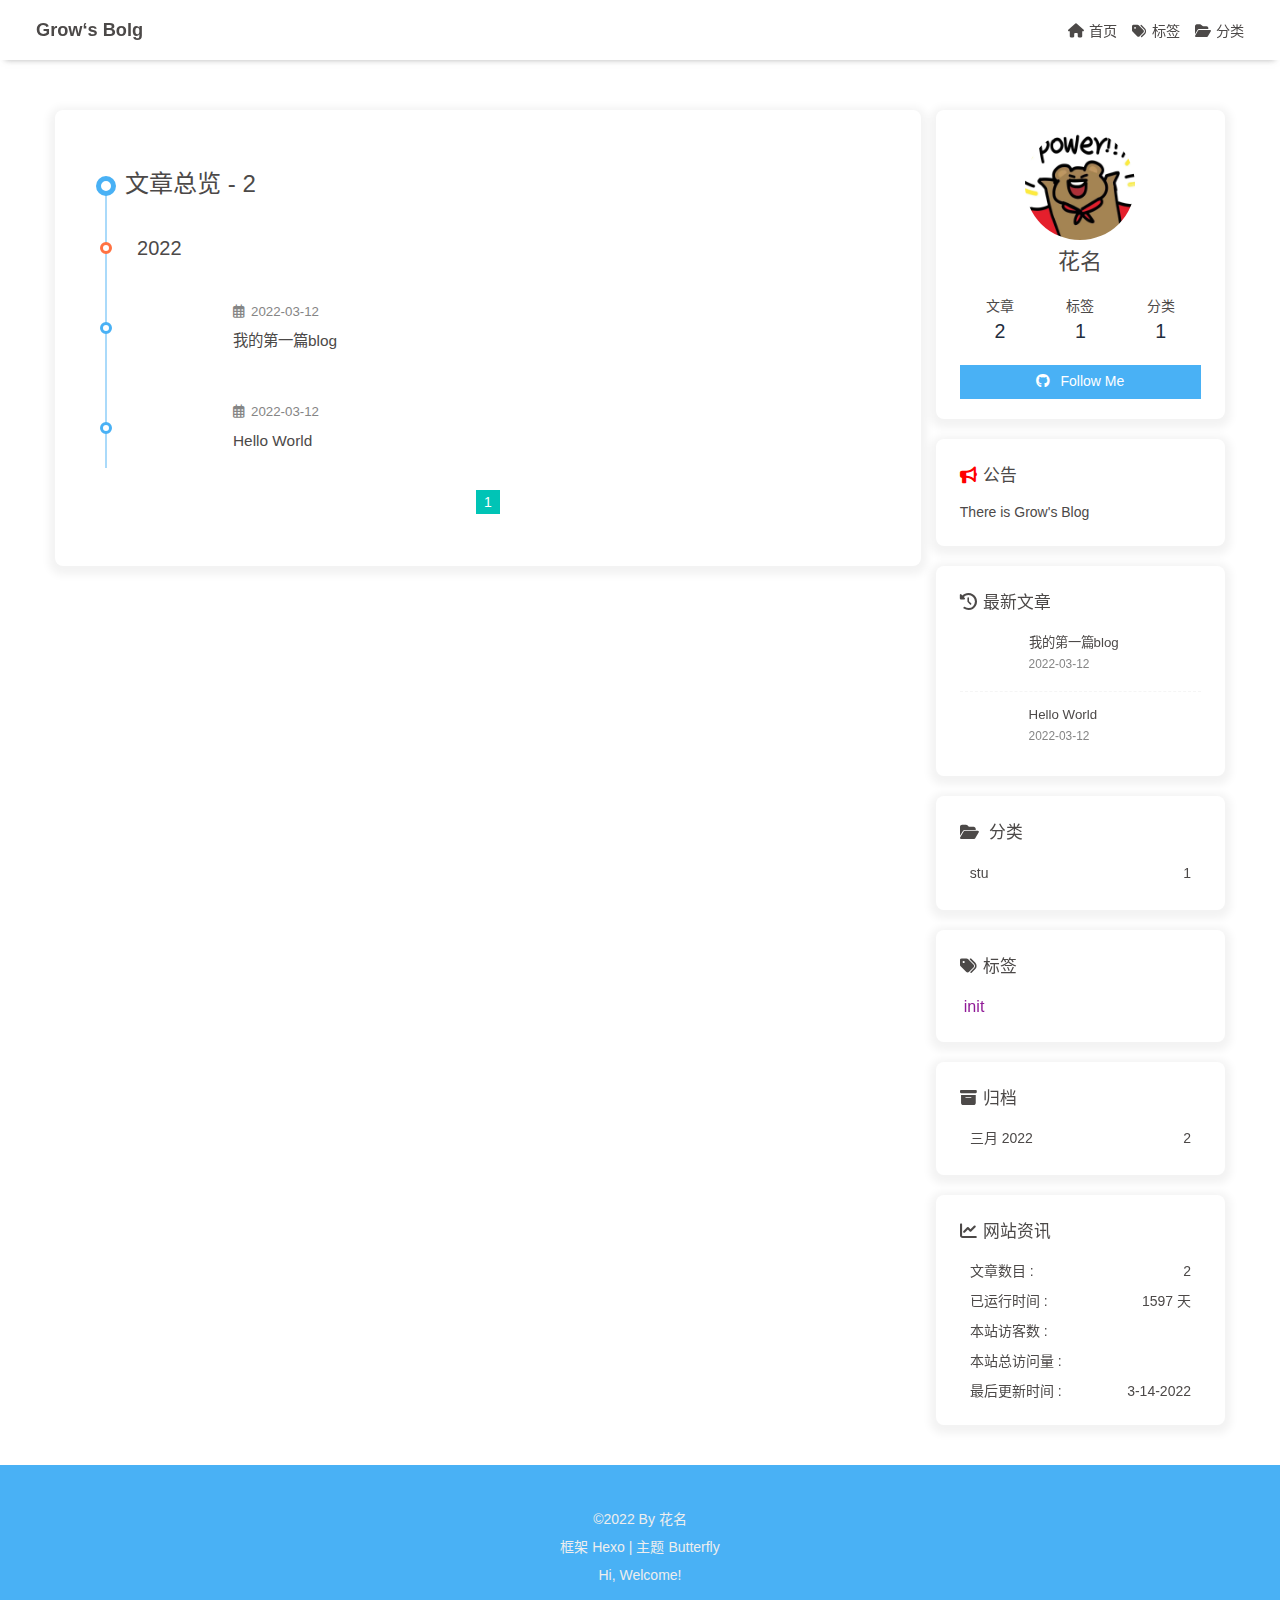
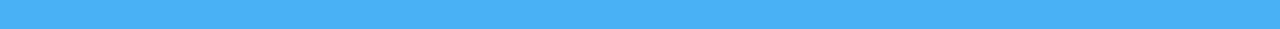
<file: archives/2022/03/index.html>
<!DOCTYPE html><html lang="zh-CN" data-theme="light"><head><meta charset="UTF-8"><meta http-equiv="X-UA-Compatible" content="IE=edge"><meta name="viewport" content="width=device-width, initial-scale=1.0, maximum-scale=1.0, user-scalable=no"><title>归档 | Grow‘s Bolg</title><meta name="author" content="花名"><meta name="copyright" content="花名"><meta name="format-detection" content="telephone=no"><meta name="theme-color" content="#ffffff"><meta property="og:type" content="website">
<meta property="og:title" content="Grow‘s Bolg">
<meta property="og:url" content="http://hexoblog.xuexiaoboo.cn/archives/2022/03/index.html">
<meta property="og:site_name" content="Grow‘s Bolg">
<meta property="og:locale" content="zh_CN">
<meta property="og:image" content="http://hexoblog.xuexiaoboo.cn/img/avatar1.jpeg">
<meta property="article:author" content="花名">
<meta name="twitter:card" content="summary">
<meta name="twitter:image" content="http://hexoblog.xuexiaoboo.cn/img/avatar1.jpeg"><link rel="shortcut icon" href="/img/avatar1.jpeg"><link rel="canonical" href="http://hexoblog.xuexiaoboo.cn/archives/2022/03/"><link rel="preconnect" href="//cdn.jsdelivr.net"/><link rel="preconnect" href="//busuanzi.ibruce.info"/><link rel="stylesheet" href="/css/index.css"><link rel="stylesheet" href="https://cdn.jsdelivr.net/npm/@fortawesome/fontawesome-free@6/css/all.min.css" media="print" onload="this.media='all'"><link rel="stylesheet" href="https://cdn.jsdelivr.net/npm/@fancyapps/ui/dist/fancybox.css" media="print" onload="this.media='all'"><script>const GLOBAL_CONFIG = { 
  root: '/',
  algolia: undefined,
  localSearch: undefined,
  translate: {"defaultEncoding":2,"translateDelay":0,"msgToTraditionalChinese":"繁","msgToSimplifiedChinese":"简"},
  noticeOutdate: undefined,
  highlight: {"plugin":"highlighjs","highlightCopy":true,"highlightLang":true,"highlightHeightLimit":200},
  copy: {
    success: '复制成功',
    error: '复制错误',
    noSupport: '浏览器不支持'
  },
  relativeDate: {
    homepage: false,
    post: false
  },
  runtime: '天',
  date_suffix: {
    just: '刚刚',
    min: '分钟前',
    hour: '小时前',
    day: '天前',
    month: '个月前'
  },
  copyright: undefined,
  lightbox: 'fancybox',
  Snackbar: undefined,
  source: {
    justifiedGallery: {
      js: 'https://cdn.jsdelivr.net/npm/flickr-justified-gallery@2/dist/fjGallery.min.js',
      css: 'https://cdn.jsdelivr.net/npm/flickr-justified-gallery@2/dist/fjGallery.min.css'
    }
  },
  isPhotoFigcaption: true,
  islazyload: false,
  isAnchor: false
}</script><script id="config-diff">var GLOBAL_CONFIG_SITE = {
  title: '归档',
  isPost: false,
  isHome: false,
  isHighlightShrink: false,
  isToc: false,
  postUpdate: '2022-03-14 22:02:41'
}</script><noscript><style type="text/css">
  #nav {
    opacity: 1
  }
  .justified-gallery img {
    opacity: 1
  }

  #recent-posts time,
  #post-meta time {
    display: inline !important
  }
</style></noscript><script>(win=>{
    win.saveToLocal = {
      set: function setWithExpiry(key, value, ttl) {
        if (ttl === 0) return
        const now = new Date()
        const expiryDay = ttl * 86400000
        const item = {
          value: value,
          expiry: now.getTime() + expiryDay,
        }
        localStorage.setItem(key, JSON.stringify(item))
      },

      get: function getWithExpiry(key) {
        const itemStr = localStorage.getItem(key)

        if (!itemStr) {
          return undefined
        }
        const item = JSON.parse(itemStr)
        const now = new Date()

        if (now.getTime() > item.expiry) {
          localStorage.removeItem(key)
          return undefined
        }
        return item.value
      }
    }
  
    win.getScript = url => new Promise((resolve, reject) => {
      const script = document.createElement('script')
      script.src = url
      script.async = true
      script.onerror = reject
      script.onload = script.onreadystatechange = function() {
        const loadState = this.readyState
        if (loadState && loadState !== 'loaded' && loadState !== 'complete') return
        script.onload = script.onreadystatechange = null
        resolve()
      }
      document.head.appendChild(script)
    })
  
      win.activateDarkMode = function () {
        document.documentElement.setAttribute('data-theme', 'dark')
        if (document.querySelector('meta[name="theme-color"]') !== null) {
          document.querySelector('meta[name="theme-color"]').setAttribute('content', '#0d0d0d')
        }
      }
      win.activateLightMode = function () {
        document.documentElement.setAttribute('data-theme', 'light')
        if (document.querySelector('meta[name="theme-color"]') !== null) {
          document.querySelector('meta[name="theme-color"]').setAttribute('content', '#ffffff')
        }
      }
      const t = saveToLocal.get('theme')
    
          if (t === 'dark') activateDarkMode()
          else if (t === 'light') activateLightMode()
        
      const asideStatus = saveToLocal.get('aside-status')
      if (asideStatus !== undefined) {
        if (asideStatus === 'hide') {
          document.documentElement.classList.add('hide-aside')
        } else {
          document.documentElement.classList.remove('hide-aside')
        }
      }
    
    const detectApple = () => {
      if(/iPad|iPhone|iPod|Macintosh/.test(navigator.userAgent)){
        document.documentElement.classList.add('apple')
      }
    }
    detectApple()
    })(window)</script><meta name="generator" content="Hexo 6.1.0"><link rel="alternate" href="/atom.xml" title="Grow‘s Bolg" type="application/atom+xml">
</head><body><div id="sidebar"><div id="menu-mask"></div><div id="sidebar-menus"><div class="avatar-img is-center"><img src="/img/avatar1.jpeg" onerror="onerror=null;src='/img/friend_404.gif'" alt="avatar"/></div><div class="site-data is-center"><div class="data-item"><a href="/archives/"><div class="headline">文章</div><div class="length-num">2</div></a></div><div class="data-item"><a href="/tags/"><div class="headline">标签</div><div class="length-num">1</div></a></div><div class="data-item"><a href="/categories/"><div class="headline">分类</div><div class="length-num">1</div></a></div></div><hr/><div class="menus_items"><div class="menus_item"><a class="site-page" href="/"><i class="fa-fw fas fa-home"></i><span> 首页</span></a></div><div class="menus_item"><a class="site-page" href="/tags/"><i class="fa-fw fas fa-tags"></i><span> 标签</span></a></div><div class="menus_item"><a class="site-page" href="/categories/"><i class="fa-fw fas fa-folder-open"></i><span> 分类</span></a></div></div></div></div><div class="page" id="body-wrap"><header class="not-top-img" id="page-header"><nav id="nav"><span id="blog_name"><a id="site-name" href="/">Grow‘s Bolg</a></span><div id="menus"><div class="menus_items"><div class="menus_item"><a class="site-page" href="/"><i class="fa-fw fas fa-home"></i><span> 首页</span></a></div><div class="menus_item"><a class="site-page" href="/tags/"><i class="fa-fw fas fa-tags"></i><span> 标签</span></a></div><div class="menus_item"><a class="site-page" href="/categories/"><i class="fa-fw fas fa-folder-open"></i><span> 分类</span></a></div></div><div id="toggle-menu"><a class="site-page"><i class="fas fa-bars fa-fw"></i></a></div></div></nav></header><main class="layout" id="content-inner"><div id="archive"><div class="article-sort-title">文章总览 - 2</div><div class="article-sort"><div class="article-sort-item year">2022</div><div class="article-sort-item"><a class="article-sort-item-img" href="/2022/03/12/%E6%88%91%E7%9A%84%E7%AC%AC%E4%B8%80%E7%AF%87blog/" title="我的第一篇blog"><img src="[data-uri]" alt="我的第一篇blog" onerror="this.onerror=null;this.src='/img/404.jpg'"></a><div class="article-sort-item-info"><div class="article-sort-item-time"><i class="far fa-calendar-alt"></i><time class="post-meta-date-created" datetime="2022-03-12T05:10:45.000Z" title="发表于 2022-03-12 13:10:45">2022-03-12</time></div><a class="article-sort-item-title" href="/2022/03/12/%E6%88%91%E7%9A%84%E7%AC%AC%E4%B8%80%E7%AF%87blog/" title="我的第一篇blog">我的第一篇blog</a></div></div><div class="article-sort-item"><a class="article-sort-item-img" href="/2022/03/12/hello-world/" title="Hello World"><img src="[data-uri]" alt="Hello World" onerror="this.onerror=null;this.src='/img/404.jpg'"></a><div class="article-sort-item-info"><div class="article-sort-item-time"><i class="far fa-calendar-alt"></i><time class="post-meta-date-created" datetime="2022-03-12T05:08:24.275Z" title="发表于 2022-03-12 13:08:24">2022-03-12</time></div><a class="article-sort-item-title" href="/2022/03/12/hello-world/" title="Hello World">Hello World</a></div></div></div><nav id="pagination"><div class="pagination"><span class="page-number current">1</span></div></nav></div><div class="aside-content" id="aside-content"><div class="card-widget card-info"><div class="is-center"><div class="avatar-img"><img src="/img/avatar1.jpeg" onerror="this.onerror=null;this.src='/img/friend_404.gif'" alt="avatar"/></div><div class="author-info__name">花名</div><div class="author-info__description"></div></div><div class="card-info-data is-center"><div class="card-info-data-item"><a href="/archives/"><div class="headline">文章</div><div class="length-num">2</div></a></div><div class="card-info-data-item"><a href="/tags/"><div class="headline">标签</div><div class="length-num">1</div></a></div><div class="card-info-data-item"><a href="/categories/"><div class="headline">分类</div><div class="length-num">1</div></a></div></div><a id="card-info-btn" target="_blank" rel="noopener" href="https://github.com/xuexiaoboo"><i class="fab fa-github"></i><span>Follow Me</span></a></div><div class="card-widget card-announcement"><div class="item-headline"><i class="fas fa-bullhorn fa-shake"></i><span>公告</span></div><div class="announcement_content">There is Grow's Blog</div></div><div class="sticky_layout"><div class="card-widget card-recent-post"><div class="item-headline"><i class="fas fa-history"></i><span>最新文章</span></div><div class="aside-list"><div class="aside-list-item"><a class="thumbnail" href="/2022/03/12/%E6%88%91%E7%9A%84%E7%AC%AC%E4%B8%80%E7%AF%87blog/" title="我的第一篇blog"><img src="[data-uri]" onerror="this.onerror=null;this.src='/img/404.jpg'" alt="我的第一篇blog"/></a><div class="content"><a class="title" href="/2022/03/12/%E6%88%91%E7%9A%84%E7%AC%AC%E4%B8%80%E7%AF%87blog/" title="我的第一篇blog">我的第一篇blog</a><time datetime="2022-03-12T05:10:45.000Z" title="发表于 2022-03-12 13:10:45">2022-03-12</time></div></div><div class="aside-list-item"><a class="thumbnail" href="/2022/03/12/hello-world/" title="Hello World"><img src="[data-uri]" onerror="this.onerror=null;this.src='/img/404.jpg'" alt="Hello World"/></a><div class="content"><a class="title" href="/2022/03/12/hello-world/" title="Hello World">Hello World</a><time datetime="2022-03-12T05:08:24.275Z" title="发表于 2022-03-12 13:08:24">2022-03-12</time></div></div></div></div><div class="card-widget card-categories"><div class="item-headline">
            <i class="fas fa-folder-open"></i>
            <span>分类</span>
            
            </div>
            <ul class="card-category-list" id="aside-cat-list">
            <li class="card-category-list-item "><a class="card-category-list-link" href="/categories/stu/"><span class="card-category-list-name">stu</span><span class="card-category-list-count">1</span></a></li>
            </ul></div><div class="card-widget card-tags"><div class="item-headline"><i class="fas fa-tags"></i><span>标签</span></div><div class="card-tag-cloud"><a href="/tags/init/" style="font-size: 1.15em; color: rgb(144, 26, 151)">init</a></div></div><div class="card-widget card-archives"><div class="item-headline"><i class="fas fa-archive"></i><span>归档</span></div><ul class="card-archive-list"><li class="card-archive-list-item"><a class="card-archive-list-link" href="/archives/2022/03/"><span class="card-archive-list-date">三月 2022</span><span class="card-archive-list-count">2</span></a></li></ul></div><div class="card-widget card-webinfo"><div class="item-headline"><i class="fas fa-chart-line"></i><span>网站资讯</span></div><div class="webinfo"><div class="webinfo-item"><div class="item-name">文章数目 :</div><div class="item-count">2</div></div><div class="webinfo-item"><div class="item-name">已运行时间 :</div><div class="item-count" id="runtimeshow" data-publishDate="2022-03-12T16:00:00.000Z"></div></div><div class="webinfo-item"><div class="item-name">本站访客数 :</div><div class="item-count" id="busuanzi_value_site_uv"></div></div><div class="webinfo-item"><div class="item-name">本站总访问量 :</div><div class="item-count" id="busuanzi_value_site_pv"></div></div><div class="webinfo-item"><div class="item-name">最后更新时间 :</div><div class="item-count" id="last-push-date" data-lastPushDate="2022-03-14T14:02:41.539Z"></div></div></div></div></div></div></main><footer id="footer"><div id="footer-wrap"><div class="copyright">&copy;2022 By 花名</div><div class="framework-info"><span>框架 </span><a target="_blank" rel="noopener" href="https://hexo.io">Hexo</a><span class="footer-separator">|</span><span>主题 </span><a target="_blank" rel="noopener" href="https://github.com/jerryc127/hexo-theme-butterfly">Butterfly</a></div><div class="footer_custom_text">Hi, Welcome!</div></div></footer></div><div id="rightside"><div id="rightside-config-hide"><button id="translateLink" type="button" title="简繁转换">简</button><button id="darkmode" type="button" title="浅色和深色模式转换"><i class="fas fa-adjust"></i></button><button id="hide-aside-btn" type="button" title="单栏和双栏切换"><i class="fas fa-arrows-alt-h"></i></button></div><div id="rightside-config-show"><button id="rightside_config" type="button" title="设置"><i class="fas fa-cog fa-spin"></i></button><button id="go-up" type="button" title="回到顶部"><i class="fas fa-arrow-up"></i></button></div></div><div><script src="/js/utils.js"></script><script src="/js/main.js"></script><script src="/js/tw_cn.js"></script><script src="https://cdn.jsdelivr.net/npm/@fancyapps/ui/dist/fancybox.umd.js"></script><div class="js-pjax"></div><script async data-pjax src="//busuanzi.ibruce.info/busuanzi/2.3/busuanzi.pure.mini.js"></script></div></body></html>
</file>
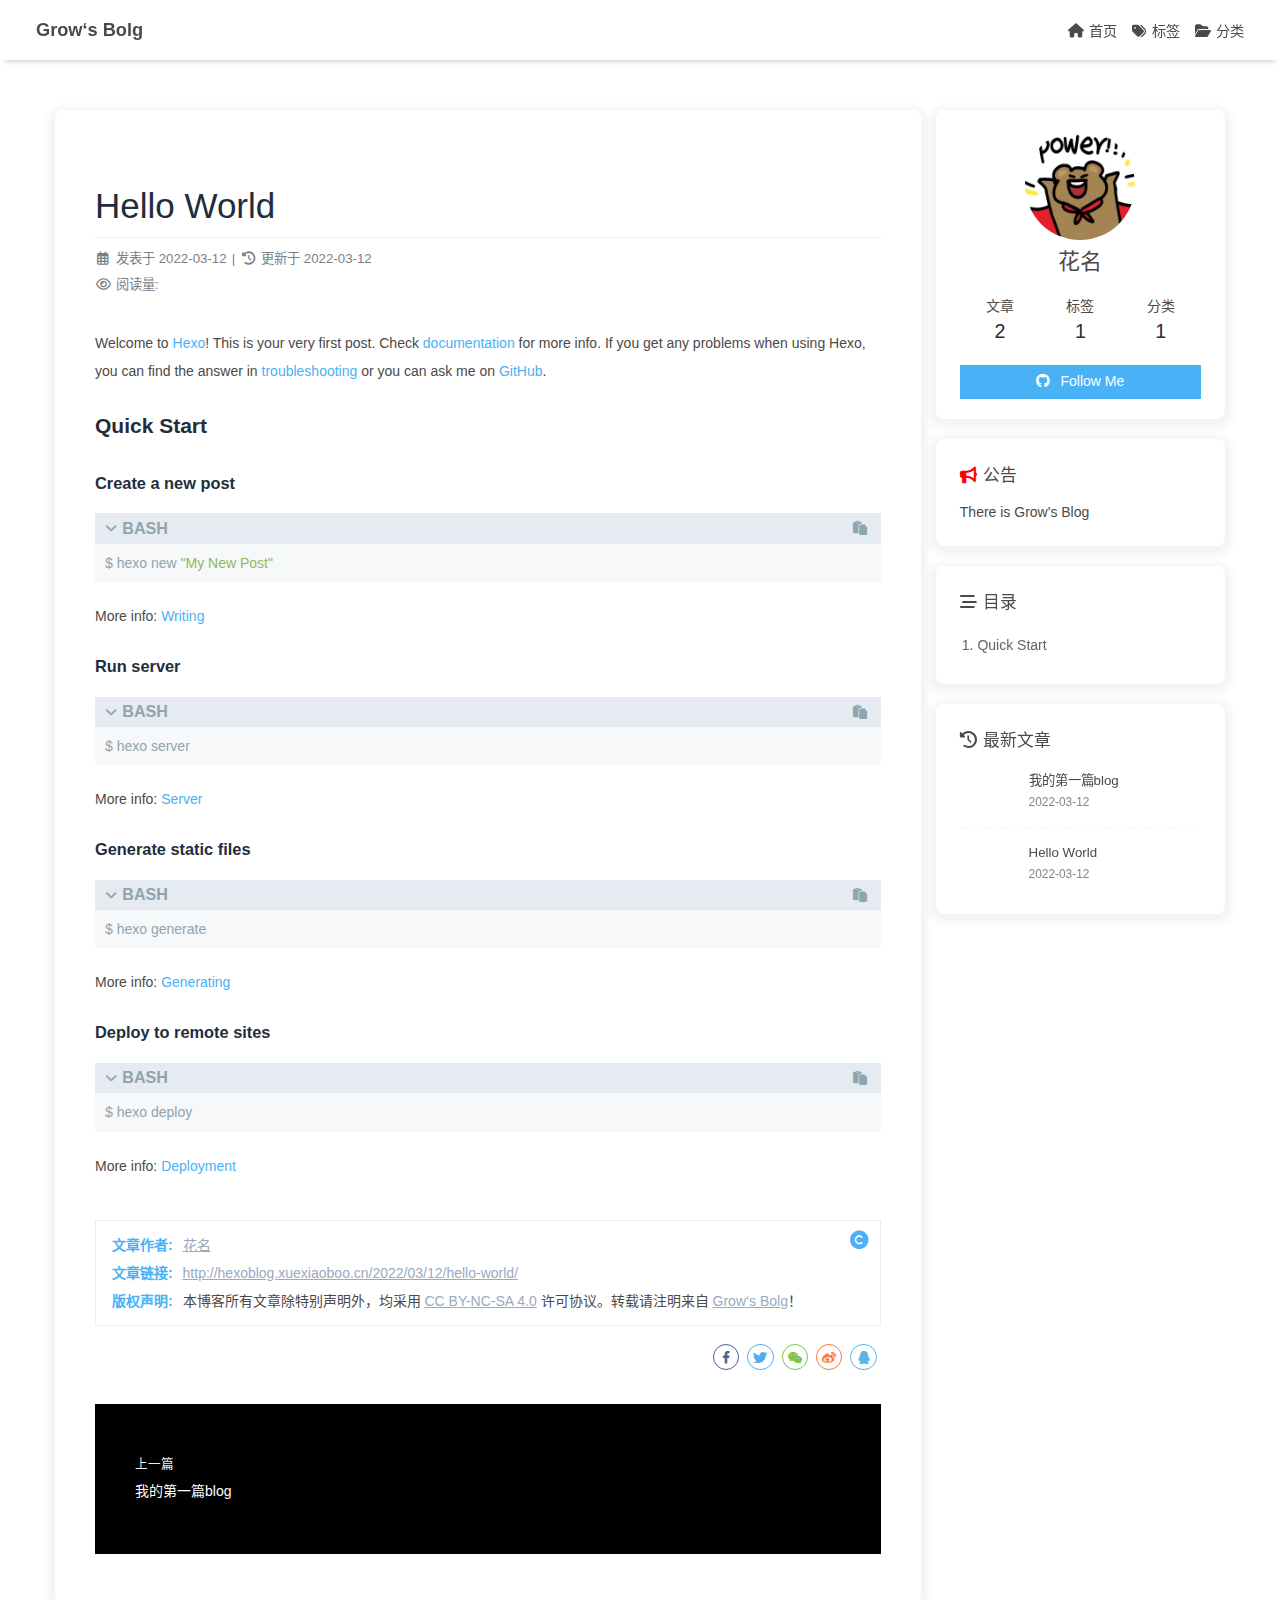
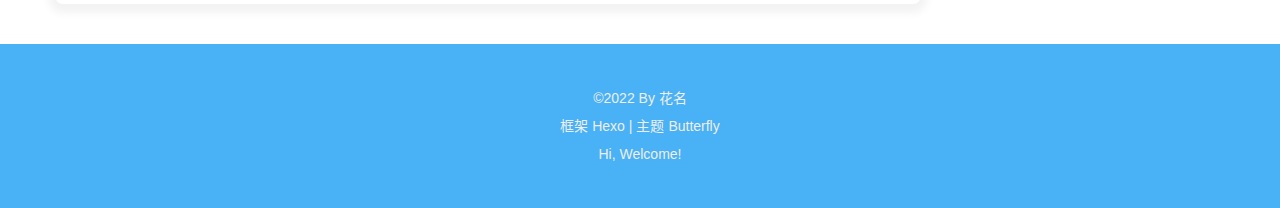
<file: 2022/03/12/hello-world/index.html>
<!DOCTYPE html><html lang="zh-CN" data-theme="light"><head><meta charset="UTF-8"><meta http-equiv="X-UA-Compatible" content="IE=edge"><meta name="viewport" content="width=device-width, initial-scale=1.0, maximum-scale=1.0, user-scalable=no"><title>Hello World | Grow‘s Bolg</title><meta name="author" content="花名"><meta name="copyright" content="花名"><meta name="format-detection" content="telephone=no"><meta name="theme-color" content="#ffffff"><meta name="description" content="Welcome to Hexo! This is your very first post. Check documentation for more info. If you get any problems when using Hexo, you can find the answer in troubleshooting or you can ask me on GitHub. Quick">
<meta property="og:type" content="article">
<meta property="og:title" content="Hello World">
<meta property="og:url" content="http://hexoblog.xuexiaoboo.cn/2022/03/12/hello-world/index.html">
<meta property="og:site_name" content="Grow‘s Bolg">
<meta property="og:description" content="Welcome to Hexo! This is your very first post. Check documentation for more info. If you get any problems when using Hexo, you can find the answer in troubleshooting or you can ask me on GitHub. Quick">
<meta property="og:locale" content="zh_CN">
<meta property="og:image" content="[data-uri]">
<meta property="article:published_time" content="2022-03-12T05:08:24.275Z">
<meta property="article:modified_time" content="2022-03-12T05:08:24.275Z">
<meta property="article:author" content="花名">
<meta name="twitter:card" content="summary">
<meta name="twitter:image" content="[data-uri]"><link rel="shortcut icon" href="/img/avatar1.jpeg"><link rel="canonical" href="http://hexoblog.xuexiaoboo.cn/2022/03/12/hello-world/"><link rel="preconnect" href="//cdn.jsdelivr.net"/><link rel="preconnect" href="//busuanzi.ibruce.info"/><link rel="stylesheet" href="/css/index.css"><link rel="stylesheet" href="https://cdn.jsdelivr.net/npm/@fortawesome/fontawesome-free@6/css/all.min.css" media="print" onload="this.media='all'"><link rel="stylesheet" href="https://cdn.jsdelivr.net/npm/@fancyapps/ui/dist/fancybox.css" media="print" onload="this.media='all'"><script>const GLOBAL_CONFIG = { 
  root: '/',
  algolia: undefined,
  localSearch: undefined,
  translate: {"defaultEncoding":2,"translateDelay":0,"msgToTraditionalChinese":"繁","msgToSimplifiedChinese":"简"},
  noticeOutdate: undefined,
  highlight: {"plugin":"highlighjs","highlightCopy":true,"highlightLang":true,"highlightHeightLimit":200},
  copy: {
    success: '复制成功',
    error: '复制错误',
    noSupport: '浏览器不支持'
  },
  relativeDate: {
    homepage: false,
    post: false
  },
  runtime: '天',
  date_suffix: {
    just: '刚刚',
    min: '分钟前',
    hour: '小时前',
    day: '天前',
    month: '个月前'
  },
  copyright: undefined,
  lightbox: 'fancybox',
  Snackbar: undefined,
  source: {
    justifiedGallery: {
      js: 'https://cdn.jsdelivr.net/npm/flickr-justified-gallery@2/dist/fjGallery.min.js',
      css: 'https://cdn.jsdelivr.net/npm/flickr-justified-gallery@2/dist/fjGallery.min.css'
    }
  },
  isPhotoFigcaption: true,
  islazyload: false,
  isAnchor: false
}</script><script id="config-diff">var GLOBAL_CONFIG_SITE = {
  title: 'Hello World',
  isPost: true,
  isHome: false,
  isHighlightShrink: false,
  isToc: true,
  postUpdate: '2022-03-12 13:08:24'
}</script><noscript><style type="text/css">
  #nav {
    opacity: 1
  }
  .justified-gallery img {
    opacity: 1
  }

  #recent-posts time,
  #post-meta time {
    display: inline !important
  }
</style></noscript><script>(win=>{
    win.saveToLocal = {
      set: function setWithExpiry(key, value, ttl) {
        if (ttl === 0) return
        const now = new Date()
        const expiryDay = ttl * 86400000
        const item = {
          value: value,
          expiry: now.getTime() + expiryDay,
        }
        localStorage.setItem(key, JSON.stringify(item))
      },

      get: function getWithExpiry(key) {
        const itemStr = localStorage.getItem(key)

        if (!itemStr) {
          return undefined
        }
        const item = JSON.parse(itemStr)
        const now = new Date()

        if (now.getTime() > item.expiry) {
          localStorage.removeItem(key)
          return undefined
        }
        return item.value
      }
    }
  
    win.getScript = url => new Promise((resolve, reject) => {
      const script = document.createElement('script')
      script.src = url
      script.async = true
      script.onerror = reject
      script.onload = script.onreadystatechange = function() {
        const loadState = this.readyState
        if (loadState && loadState !== 'loaded' && loadState !== 'complete') return
        script.onload = script.onreadystatechange = null
        resolve()
      }
      document.head.appendChild(script)
    })
  
      win.activateDarkMode = function () {
        document.documentElement.setAttribute('data-theme', 'dark')
        if (document.querySelector('meta[name="theme-color"]') !== null) {
          document.querySelector('meta[name="theme-color"]').setAttribute('content', '#0d0d0d')
        }
      }
      win.activateLightMode = function () {
        document.documentElement.setAttribute('data-theme', 'light')
        if (document.querySelector('meta[name="theme-color"]') !== null) {
          document.querySelector('meta[name="theme-color"]').setAttribute('content', '#ffffff')
        }
      }
      const t = saveToLocal.get('theme')
    
          if (t === 'dark') activateDarkMode()
          else if (t === 'light') activateLightMode()
        
      const asideStatus = saveToLocal.get('aside-status')
      if (asideStatus !== undefined) {
        if (asideStatus === 'hide') {
          document.documentElement.classList.add('hide-aside')
        } else {
          document.documentElement.classList.remove('hide-aside')
        }
      }
    
    const detectApple = () => {
      if(/iPad|iPhone|iPod|Macintosh/.test(navigator.userAgent)){
        document.documentElement.classList.add('apple')
      }
    }
    detectApple()
    })(window)</script><meta name="generator" content="Hexo 6.1.0"><link rel="alternate" href="/atom.xml" title="Grow‘s Bolg" type="application/atom+xml">
</head><body><div id="sidebar"><div id="menu-mask"></div><div id="sidebar-menus"><div class="avatar-img is-center"><img src="/img/avatar1.jpeg" onerror="onerror=null;src='/img/friend_404.gif'" alt="avatar"/></div><div class="site-data is-center"><div class="data-item"><a href="/archives/"><div class="headline">文章</div><div class="length-num">2</div></a></div><div class="data-item"><a href="/tags/"><div class="headline">标签</div><div class="length-num">1</div></a></div><div class="data-item"><a href="/categories/"><div class="headline">分类</div><div class="length-num">1</div></a></div></div><hr/><div class="menus_items"><div class="menus_item"><a class="site-page" href="/"><i class="fa-fw fas fa-home"></i><span> 首页</span></a></div><div class="menus_item"><a class="site-page" href="/tags/"><i class="fa-fw fas fa-tags"></i><span> 标签</span></a></div><div class="menus_item"><a class="site-page" href="/categories/"><i class="fa-fw fas fa-folder-open"></i><span> 分类</span></a></div></div></div></div><div class="post" id="body-wrap"><header class="not-top-img" id="page-header"><nav id="nav"><span id="blog_name"><a id="site-name" href="/">Grow‘s Bolg</a></span><div id="menus"><div class="menus_items"><div class="menus_item"><a class="site-page" href="/"><i class="fa-fw fas fa-home"></i><span> 首页</span></a></div><div class="menus_item"><a class="site-page" href="/tags/"><i class="fa-fw fas fa-tags"></i><span> 标签</span></a></div><div class="menus_item"><a class="site-page" href="/categories/"><i class="fa-fw fas fa-folder-open"></i><span> 分类</span></a></div></div><div id="toggle-menu"><a class="site-page"><i class="fas fa-bars fa-fw"></i></a></div></div></nav></header><main class="layout" id="content-inner"><div id="post"><div id="post-info"><h1 class="post-title">Hello World</h1><div id="post-meta"><div class="meta-firstline"><span class="post-meta-date"><i class="far fa-calendar-alt fa-fw post-meta-icon"></i><span class="post-meta-label">发表于</span><time class="post-meta-date-created" datetime="2022-03-12T05:08:24.275Z" title="发表于 2022-03-12 13:08:24">2022-03-12</time><span class="post-meta-separator">|</span><i class="fas fa-history fa-fw post-meta-icon"></i><span class="post-meta-label">更新于</span><time class="post-meta-date-updated" datetime="2022-03-12T05:08:24.275Z" title="更新于 2022-03-12 13:08:24">2022-03-12</time></span></div><div class="meta-secondline"><span class="post-meta-separator">|</span><span class="post-meta-pv-cv" id="" data-flag-title="Hello World"><i class="far fa-eye fa-fw post-meta-icon"></i><span class="post-meta-label">阅读量:</span><span id="busuanzi_value_page_pv"></span></span></div></div></div><article class="post-content" id="article-container"><p>Welcome to <a target="_blank" rel="noopener" href="https://hexo.io/">Hexo</a>! This is your very first post. Check <a target="_blank" rel="noopener" href="https://hexo.io/docs/">documentation</a> for more info. If you get any problems when using Hexo, you can find the answer in <a target="_blank" rel="noopener" href="https://hexo.io/docs/troubleshooting.html">troubleshooting</a> or you can ask me on <a target="_blank" rel="noopener" href="https://github.com/hexojs/hexo/issues">GitHub</a>.</p>
<h2 id="Quick-Start"><a href="#Quick-Start" class="headerlink" title="Quick Start"></a>Quick Start</h2><h3 id="Create-a-new-post"><a href="#Create-a-new-post" class="headerlink" title="Create a new post"></a>Create a new post</h3><figure class="highlight bash"><table><tr><td class="code"><pre><span class="line">$ hexo new <span class="string">&quot;My New Post&quot;</span></span><br></pre></td></tr></table></figure>

<p>More info: <a target="_blank" rel="noopener" href="https://hexo.io/docs/writing.html">Writing</a></p>
<h3 id="Run-server"><a href="#Run-server" class="headerlink" title="Run server"></a>Run server</h3><figure class="highlight bash"><table><tr><td class="code"><pre><span class="line">$ hexo server</span><br></pre></td></tr></table></figure>

<p>More info: <a target="_blank" rel="noopener" href="https://hexo.io/docs/server.html">Server</a></p>
<h3 id="Generate-static-files"><a href="#Generate-static-files" class="headerlink" title="Generate static files"></a>Generate static files</h3><figure class="highlight bash"><table><tr><td class="code"><pre><span class="line">$ hexo generate</span><br></pre></td></tr></table></figure>

<p>More info: <a target="_blank" rel="noopener" href="https://hexo.io/docs/generating.html">Generating</a></p>
<h3 id="Deploy-to-remote-sites"><a href="#Deploy-to-remote-sites" class="headerlink" title="Deploy to remote sites"></a>Deploy to remote sites</h3><figure class="highlight bash"><table><tr><td class="code"><pre><span class="line">$ hexo deploy</span><br></pre></td></tr></table></figure>

<p>More info: <a target="_blank" rel="noopener" href="https://hexo.io/docs/one-command-deployment.html">Deployment</a></p>
</article><div class="post-copyright"><div class="post-copyright__author"><span class="post-copyright-meta">文章作者: </span><span class="post-copyright-info"><a href="mailto:undefined">花名</a></span></div><div class="post-copyright__type"><span class="post-copyright-meta">文章链接: </span><span class="post-copyright-info"><a href="http://hexoblog.xuexiaoboo.cn/2022/03/12/hello-world/">http://hexoblog.xuexiaoboo.cn/2022/03/12/hello-world/</a></span></div><div class="post-copyright__notice"><span class="post-copyright-meta">版权声明: </span><span class="post-copyright-info">本博客所有文章除特别声明外，均采用 <a href="https://creativecommons.org/licenses/by-nc-sa/4.0/" target="_blank">CC BY-NC-SA 4.0</a> 许可协议。转载请注明来自 <a href="http://hexoBlog.xuexiaoboo.cn" target="_blank">Grow‘s Bolg</a>！</span></div></div><div class="tag_share"><div class="post-meta__tag-list"></div><div class="post_share"><div class="social-share" data-image="[data-uri]" data-sites="facebook,twitter,wechat,weibo,qq"></div><link rel="stylesheet" href="https://cdn.jsdelivr.net/npm/social-share.js/dist/css/share.min.css" media="print" onload="this.media='all'"><script src="https://cdn.jsdelivr.net/npm/social-share.js/dist/js/social-share.min.js" defer></script></div></div><nav class="pagination-post" id="pagination"><div class="prev-post pull-full"><a href="/2022/03/12/%E6%88%91%E7%9A%84%E7%AC%AC%E4%B8%80%E7%AF%87blog/"><img class="prev-cover" src="[data-uri]" onerror="onerror=null;src='/img/404.jpg'" alt="cover of previous post"><div class="pagination-info"><div class="label">上一篇</div><div class="prev_info">我的第一篇blog</div></div></a></div></nav></div><div class="aside-content" id="aside-content"><div class="card-widget card-info"><div class="is-center"><div class="avatar-img"><img src="/img/avatar1.jpeg" onerror="this.onerror=null;this.src='/img/friend_404.gif'" alt="avatar"/></div><div class="author-info__name">花名</div><div class="author-info__description"></div></div><div class="card-info-data is-center"><div class="card-info-data-item"><a href="/archives/"><div class="headline">文章</div><div class="length-num">2</div></a></div><div class="card-info-data-item"><a href="/tags/"><div class="headline">标签</div><div class="length-num">1</div></a></div><div class="card-info-data-item"><a href="/categories/"><div class="headline">分类</div><div class="length-num">1</div></a></div></div><a id="card-info-btn" target="_blank" rel="noopener" href="https://github.com/xuexiaoboo"><i class="fab fa-github"></i><span>Follow Me</span></a></div><div class="card-widget card-announcement"><div class="item-headline"><i class="fas fa-bullhorn fa-shake"></i><span>公告</span></div><div class="announcement_content">There is Grow's Blog</div></div><div class="sticky_layout"><div class="card-widget" id="card-toc"><div class="item-headline"><i class="fas fa-stream"></i><span>目录</span><span class="toc-percentage"></span></div><div class="toc-content"><ol class="toc"><li class="toc-item toc-level-2"><a class="toc-link" href="#Quick-Start"><span class="toc-number">1.</span> <span class="toc-text">Quick Start</span></a><ol class="toc-child"><li class="toc-item toc-level-3"><a class="toc-link" href="#Create-a-new-post"><span class="toc-number">1.1.</span> <span class="toc-text">Create a new post</span></a></li><li class="toc-item toc-level-3"><a class="toc-link" href="#Run-server"><span class="toc-number">1.2.</span> <span class="toc-text">Run server</span></a></li><li class="toc-item toc-level-3"><a class="toc-link" href="#Generate-static-files"><span class="toc-number">1.3.</span> <span class="toc-text">Generate static files</span></a></li><li class="toc-item toc-level-3"><a class="toc-link" href="#Deploy-to-remote-sites"><span class="toc-number">1.4.</span> <span class="toc-text">Deploy to remote sites</span></a></li></ol></li></ol></div></div><div class="card-widget card-recent-post"><div class="item-headline"><i class="fas fa-history"></i><span>最新文章</span></div><div class="aside-list"><div class="aside-list-item"><a class="thumbnail" href="/2022/03/12/%E6%88%91%E7%9A%84%E7%AC%AC%E4%B8%80%E7%AF%87blog/" title="我的第一篇blog"><img src="[data-uri]" onerror="this.onerror=null;this.src='/img/404.jpg'" alt="我的第一篇blog"/></a><div class="content"><a class="title" href="/2022/03/12/%E6%88%91%E7%9A%84%E7%AC%AC%E4%B8%80%E7%AF%87blog/" title="我的第一篇blog">我的第一篇blog</a><time datetime="2022-03-12T05:10:45.000Z" title="发表于 2022-03-12 13:10:45">2022-03-12</time></div></div><div class="aside-list-item"><a class="thumbnail" href="/2022/03/12/hello-world/" title="Hello World"><img src="[data-uri]" onerror="this.onerror=null;this.src='/img/404.jpg'" alt="Hello World"/></a><div class="content"><a class="title" href="/2022/03/12/hello-world/" title="Hello World">Hello World</a><time datetime="2022-03-12T05:08:24.275Z" title="发表于 2022-03-12 13:08:24">2022-03-12</time></div></div></div></div></div></div></main><footer id="footer"><div id="footer-wrap"><div class="copyright">&copy;2022 By 花名</div><div class="framework-info"><span>框架 </span><a target="_blank" rel="noopener" href="https://hexo.io">Hexo</a><span class="footer-separator">|</span><span>主题 </span><a target="_blank" rel="noopener" href="https://github.com/jerryc127/hexo-theme-butterfly">Butterfly</a></div><div class="footer_custom_text">Hi, Welcome!</div></div></footer></div><div id="rightside"><div id="rightside-config-hide"><button id="readmode" type="button" title="阅读模式"><i class="fas fa-book-open"></i></button><button id="translateLink" type="button" title="简繁转换">简</button><button id="darkmode" type="button" title="浅色和深色模式转换"><i class="fas fa-adjust"></i></button><button id="hide-aside-btn" type="button" title="单栏和双栏切换"><i class="fas fa-arrows-alt-h"></i></button></div><div id="rightside-config-show"><button id="rightside_config" type="button" title="设置"><i class="fas fa-cog fa-spin"></i></button><button class="close" id="mobile-toc-button" type="button" title="目录"><i class="fas fa-list-ul"></i></button><button id="go-up" type="button" title="回到顶部"><i class="fas fa-arrow-up"></i></button></div></div><div><script src="/js/utils.js"></script><script src="/js/main.js"></script><script src="/js/tw_cn.js"></script><script src="https://cdn.jsdelivr.net/npm/@fancyapps/ui/dist/fancybox.umd.js"></script><div class="js-pjax"></div><script async data-pjax src="//busuanzi.ibruce.info/busuanzi/2.3/busuanzi.pure.mini.js"></script></div></body></html>
</file>
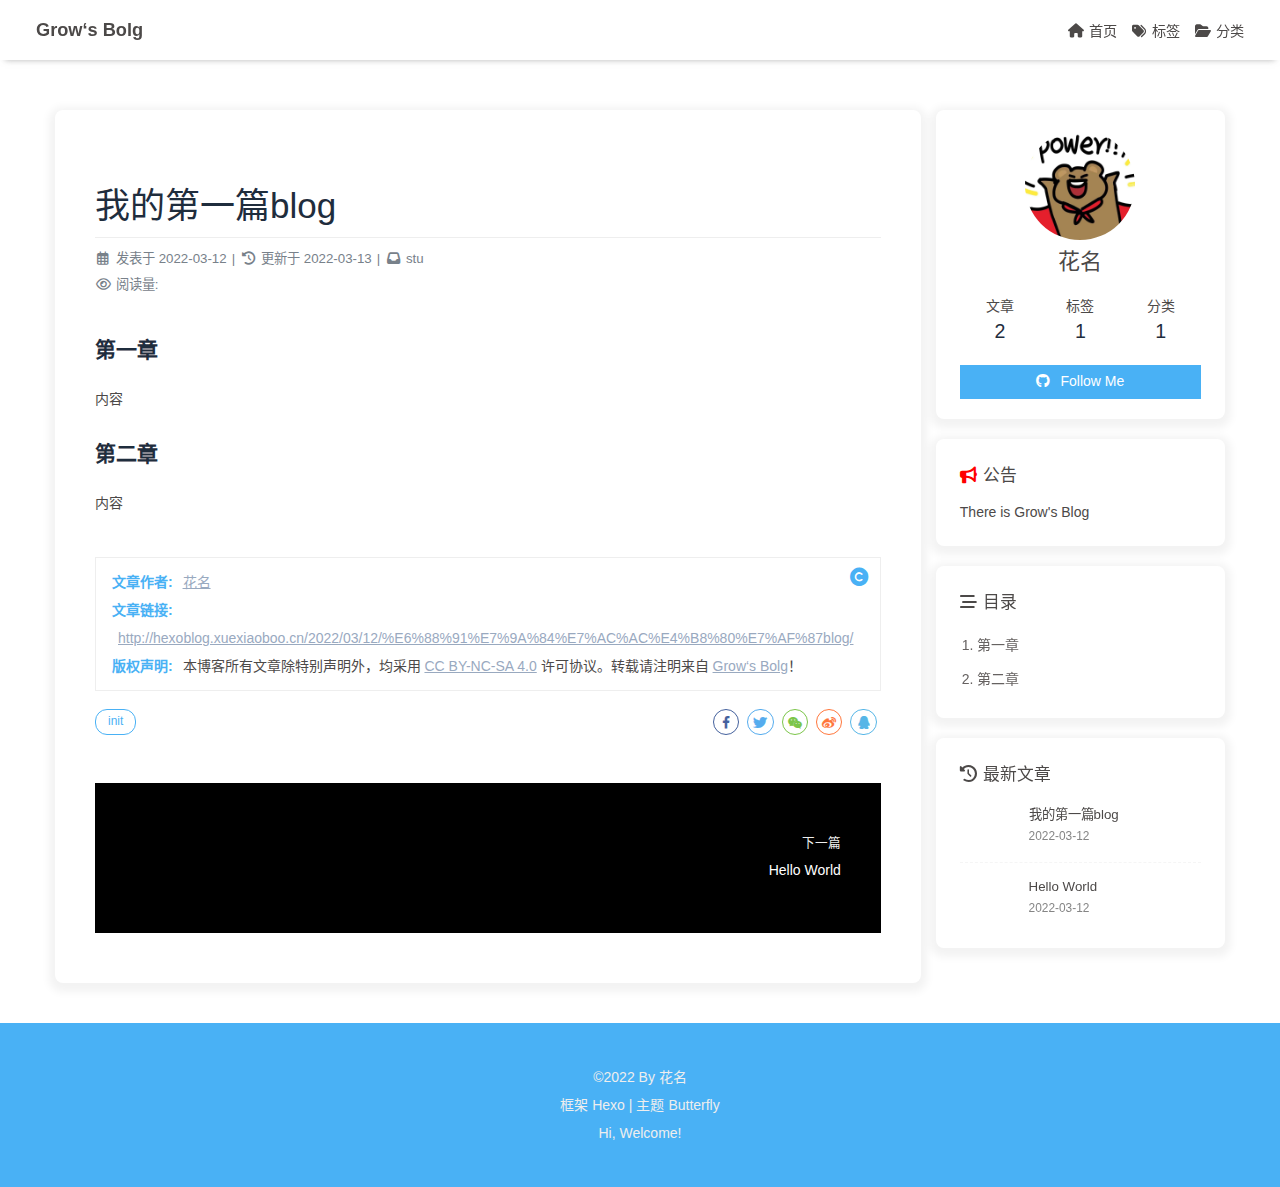
<file: 2022/03/12/我的第一篇blog/index.html>
<!DOCTYPE html><html lang="zh-CN" data-theme="light"><head><meta charset="UTF-8"><meta http-equiv="X-UA-Compatible" content="IE=edge"><meta name="viewport" content="width=device-width, initial-scale=1.0, maximum-scale=1.0, user-scalable=no"><title>我的第一篇blog | Grow‘s Bolg</title><meta name="keywords" content="init"><meta name="author" content="花名"><meta name="copyright" content="花名"><meta name="format-detection" content="telephone=no"><meta name="theme-color" content="#ffffff"><meta name="description" content="第一章内容 第二章内容">
<meta property="og:type" content="article">
<meta property="og:title" content="我的第一篇blog">
<meta property="og:url" content="http://hexoblog.xuexiaoboo.cn/2022/03/12/%E6%88%91%E7%9A%84%E7%AC%AC%E4%B8%80%E7%AF%87blog/index.html">
<meta property="og:site_name" content="Grow‘s Bolg">
<meta property="og:description" content="第一章内容 第二章内容">
<meta property="og:locale" content="zh_CN">
<meta property="og:image" content="[data-uri]">
<meta property="article:published_time" content="2022-03-12T05:10:45.000Z">
<meta property="article:modified_time" content="2022-03-13T13:30:51.663Z">
<meta property="article:author" content="花名">
<meta property="article:tag" content="init">
<meta name="twitter:card" content="summary">
<meta name="twitter:image" content="[data-uri]"><link rel="shortcut icon" href="/img/avatar1.jpeg"><link rel="canonical" href="http://hexoblog.xuexiaoboo.cn/2022/03/12/%E6%88%91%E7%9A%84%E7%AC%AC%E4%B8%80%E7%AF%87blog/"><link rel="preconnect" href="//cdn.jsdelivr.net"/><link rel="preconnect" href="//busuanzi.ibruce.info"/><link rel="stylesheet" href="/css/index.css"><link rel="stylesheet" href="https://cdn.jsdelivr.net/npm/@fortawesome/fontawesome-free@6/css/all.min.css" media="print" onload="this.media='all'"><link rel="stylesheet" href="https://cdn.jsdelivr.net/npm/@fancyapps/ui/dist/fancybox.css" media="print" onload="this.media='all'"><script>const GLOBAL_CONFIG = { 
  root: '/',
  algolia: undefined,
  localSearch: undefined,
  translate: {"defaultEncoding":2,"translateDelay":0,"msgToTraditionalChinese":"繁","msgToSimplifiedChinese":"简"},
  noticeOutdate: undefined,
  highlight: {"plugin":"highlighjs","highlightCopy":true,"highlightLang":true,"highlightHeightLimit":200},
  copy: {
    success: '复制成功',
    error: '复制错误',
    noSupport: '浏览器不支持'
  },
  relativeDate: {
    homepage: false,
    post: false
  },
  runtime: '天',
  date_suffix: {
    just: '刚刚',
    min: '分钟前',
    hour: '小时前',
    day: '天前',
    month: '个月前'
  },
  copyright: undefined,
  lightbox: 'fancybox',
  Snackbar: undefined,
  source: {
    justifiedGallery: {
      js: 'https://cdn.jsdelivr.net/npm/flickr-justified-gallery@2/dist/fjGallery.min.js',
      css: 'https://cdn.jsdelivr.net/npm/flickr-justified-gallery@2/dist/fjGallery.min.css'
    }
  },
  isPhotoFigcaption: true,
  islazyload: false,
  isAnchor: false
}</script><script id="config-diff">var GLOBAL_CONFIG_SITE = {
  title: '我的第一篇blog',
  isPost: true,
  isHome: false,
  isHighlightShrink: false,
  isToc: true,
  postUpdate: '2022-03-13 21:30:51'
}</script><noscript><style type="text/css">
  #nav {
    opacity: 1
  }
  .justified-gallery img {
    opacity: 1
  }

  #recent-posts time,
  #post-meta time {
    display: inline !important
  }
</style></noscript><script>(win=>{
    win.saveToLocal = {
      set: function setWithExpiry(key, value, ttl) {
        if (ttl === 0) return
        const now = new Date()
        const expiryDay = ttl * 86400000
        const item = {
          value: value,
          expiry: now.getTime() + expiryDay,
        }
        localStorage.setItem(key, JSON.stringify(item))
      },

      get: function getWithExpiry(key) {
        const itemStr = localStorage.getItem(key)

        if (!itemStr) {
          return undefined
        }
        const item = JSON.parse(itemStr)
        const now = new Date()

        if (now.getTime() > item.expiry) {
          localStorage.removeItem(key)
          return undefined
        }
        return item.value
      }
    }
  
    win.getScript = url => new Promise((resolve, reject) => {
      const script = document.createElement('script')
      script.src = url
      script.async = true
      script.onerror = reject
      script.onload = script.onreadystatechange = function() {
        const loadState = this.readyState
        if (loadState && loadState !== 'loaded' && loadState !== 'complete') return
        script.onload = script.onreadystatechange = null
        resolve()
      }
      document.head.appendChild(script)
    })
  
      win.activateDarkMode = function () {
        document.documentElement.setAttribute('data-theme', 'dark')
        if (document.querySelector('meta[name="theme-color"]') !== null) {
          document.querySelector('meta[name="theme-color"]').setAttribute('content', '#0d0d0d')
        }
      }
      win.activateLightMode = function () {
        document.documentElement.setAttribute('data-theme', 'light')
        if (document.querySelector('meta[name="theme-color"]') !== null) {
          document.querySelector('meta[name="theme-color"]').setAttribute('content', '#ffffff')
        }
      }
      const t = saveToLocal.get('theme')
    
          if (t === 'dark') activateDarkMode()
          else if (t === 'light') activateLightMode()
        
      const asideStatus = saveToLocal.get('aside-status')
      if (asideStatus !== undefined) {
        if (asideStatus === 'hide') {
          document.documentElement.classList.add('hide-aside')
        } else {
          document.documentElement.classList.remove('hide-aside')
        }
      }
    
    const detectApple = () => {
      if(/iPad|iPhone|iPod|Macintosh/.test(navigator.userAgent)){
        document.documentElement.classList.add('apple')
      }
    }
    detectApple()
    })(window)</script><meta name="generator" content="Hexo 6.1.0"><link rel="alternate" href="/atom.xml" title="Grow‘s Bolg" type="application/atom+xml">
</head><body><div id="sidebar"><div id="menu-mask"></div><div id="sidebar-menus"><div class="avatar-img is-center"><img src="/img/avatar1.jpeg" onerror="onerror=null;src='/img/friend_404.gif'" alt="avatar"/></div><div class="site-data is-center"><div class="data-item"><a href="/archives/"><div class="headline">文章</div><div class="length-num">2</div></a></div><div class="data-item"><a href="/tags/"><div class="headline">标签</div><div class="length-num">1</div></a></div><div class="data-item"><a href="/categories/"><div class="headline">分类</div><div class="length-num">1</div></a></div></div><hr/><div class="menus_items"><div class="menus_item"><a class="site-page" href="/"><i class="fa-fw fas fa-home"></i><span> 首页</span></a></div><div class="menus_item"><a class="site-page" href="/tags/"><i class="fa-fw fas fa-tags"></i><span> 标签</span></a></div><div class="menus_item"><a class="site-page" href="/categories/"><i class="fa-fw fas fa-folder-open"></i><span> 分类</span></a></div></div></div></div><div class="post" id="body-wrap"><header class="not-top-img" id="page-header"><nav id="nav"><span id="blog_name"><a id="site-name" href="/">Grow‘s Bolg</a></span><div id="menus"><div class="menus_items"><div class="menus_item"><a class="site-page" href="/"><i class="fa-fw fas fa-home"></i><span> 首页</span></a></div><div class="menus_item"><a class="site-page" href="/tags/"><i class="fa-fw fas fa-tags"></i><span> 标签</span></a></div><div class="menus_item"><a class="site-page" href="/categories/"><i class="fa-fw fas fa-folder-open"></i><span> 分类</span></a></div></div><div id="toggle-menu"><a class="site-page"><i class="fas fa-bars fa-fw"></i></a></div></div></nav></header><main class="layout" id="content-inner"><div id="post"><div id="post-info"><h1 class="post-title">我的第一篇blog</h1><div id="post-meta"><div class="meta-firstline"><span class="post-meta-date"><i class="far fa-calendar-alt fa-fw post-meta-icon"></i><span class="post-meta-label">发表于</span><time class="post-meta-date-created" datetime="2022-03-12T05:10:45.000Z" title="发表于 2022-03-12 13:10:45">2022-03-12</time><span class="post-meta-separator">|</span><i class="fas fa-history fa-fw post-meta-icon"></i><span class="post-meta-label">更新于</span><time class="post-meta-date-updated" datetime="2022-03-13T13:30:51.663Z" title="更新于 2022-03-13 21:30:51">2022-03-13</time></span><span class="post-meta-categories"><span class="post-meta-separator">|</span><i class="fas fa-inbox fa-fw post-meta-icon"></i><a class="post-meta-categories" href="/categories/stu/">stu</a></span></div><div class="meta-secondline"><span class="post-meta-separator">|</span><span class="post-meta-pv-cv" id="" data-flag-title="我的第一篇blog"><i class="far fa-eye fa-fw post-meta-icon"></i><span class="post-meta-label">阅读量:</span><span id="busuanzi_value_page_pv"></span></span></div></div></div><article class="post-content" id="article-container"><h2 id="第一章"><a href="#第一章" class="headerlink" title="第一章"></a>第一章</h2><p>内容</p>
<h2 id="第二章"><a href="#第二章" class="headerlink" title="第二章"></a>第二章</h2><p>内容</p>
</article><div class="post-copyright"><div class="post-copyright__author"><span class="post-copyright-meta">文章作者: </span><span class="post-copyright-info"><a href="mailto:undefined">花名</a></span></div><div class="post-copyright__type"><span class="post-copyright-meta">文章链接: </span><span class="post-copyright-info"><a href="http://hexoblog.xuexiaoboo.cn/2022/03/12/%E6%88%91%E7%9A%84%E7%AC%AC%E4%B8%80%E7%AF%87blog/">http://hexoblog.xuexiaoboo.cn/2022/03/12/%E6%88%91%E7%9A%84%E7%AC%AC%E4%B8%80%E7%AF%87blog/</a></span></div><div class="post-copyright__notice"><span class="post-copyright-meta">版权声明: </span><span class="post-copyright-info">本博客所有文章除特别声明外，均采用 <a href="https://creativecommons.org/licenses/by-nc-sa/4.0/" target="_blank">CC BY-NC-SA 4.0</a> 许可协议。转载请注明来自 <a href="http://hexoBlog.xuexiaoboo.cn" target="_blank">Grow‘s Bolg</a>！</span></div></div><div class="tag_share"><div class="post-meta__tag-list"><a class="post-meta__tags" href="/tags/init/">init</a></div><div class="post_share"><div class="social-share" data-image="[data-uri]" data-sites="facebook,twitter,wechat,weibo,qq"></div><link rel="stylesheet" href="https://cdn.jsdelivr.net/npm/social-share.js/dist/css/share.min.css" media="print" onload="this.media='all'"><script src="https://cdn.jsdelivr.net/npm/social-share.js/dist/js/social-share.min.js" defer></script></div></div><nav class="pagination-post" id="pagination"><div class="next-post pull-full"><a href="/2022/03/12/hello-world/"><img class="next-cover" src="[data-uri]" onerror="onerror=null;src='/img/404.jpg'" alt="cover of next post"><div class="pagination-info"><div class="label">下一篇</div><div class="next_info">Hello World</div></div></a></div></nav></div><div class="aside-content" id="aside-content"><div class="card-widget card-info"><div class="is-center"><div class="avatar-img"><img src="/img/avatar1.jpeg" onerror="this.onerror=null;this.src='/img/friend_404.gif'" alt="avatar"/></div><div class="author-info__name">花名</div><div class="author-info__description"></div></div><div class="card-info-data is-center"><div class="card-info-data-item"><a href="/archives/"><div class="headline">文章</div><div class="length-num">2</div></a></div><div class="card-info-data-item"><a href="/tags/"><div class="headline">标签</div><div class="length-num">1</div></a></div><div class="card-info-data-item"><a href="/categories/"><div class="headline">分类</div><div class="length-num">1</div></a></div></div><a id="card-info-btn" target="_blank" rel="noopener" href="https://github.com/xuexiaoboo"><i class="fab fa-github"></i><span>Follow Me</span></a></div><div class="card-widget card-announcement"><div class="item-headline"><i class="fas fa-bullhorn fa-shake"></i><span>公告</span></div><div class="announcement_content">There is Grow's Blog</div></div><div class="sticky_layout"><div class="card-widget" id="card-toc"><div class="item-headline"><i class="fas fa-stream"></i><span>目录</span><span class="toc-percentage"></span></div><div class="toc-content"><ol class="toc"><li class="toc-item toc-level-2"><a class="toc-link" href="#%E7%AC%AC%E4%B8%80%E7%AB%A0"><span class="toc-number">1.</span> <span class="toc-text">第一章</span></a></li><li class="toc-item toc-level-2"><a class="toc-link" href="#%E7%AC%AC%E4%BA%8C%E7%AB%A0"><span class="toc-number">2.</span> <span class="toc-text">第二章</span></a></li></ol></div></div><div class="card-widget card-recent-post"><div class="item-headline"><i class="fas fa-history"></i><span>最新文章</span></div><div class="aside-list"><div class="aside-list-item"><a class="thumbnail" href="/2022/03/12/%E6%88%91%E7%9A%84%E7%AC%AC%E4%B8%80%E7%AF%87blog/" title="我的第一篇blog"><img src="[data-uri]" onerror="this.onerror=null;this.src='/img/404.jpg'" alt="我的第一篇blog"/></a><div class="content"><a class="title" href="/2022/03/12/%E6%88%91%E7%9A%84%E7%AC%AC%E4%B8%80%E7%AF%87blog/" title="我的第一篇blog">我的第一篇blog</a><time datetime="2022-03-12T05:10:45.000Z" title="发表于 2022-03-12 13:10:45">2022-03-12</time></div></div><div class="aside-list-item"><a class="thumbnail" href="/2022/03/12/hello-world/" title="Hello World"><img src="[data-uri]" onerror="this.onerror=null;this.src='/img/404.jpg'" alt="Hello World"/></a><div class="content"><a class="title" href="/2022/03/12/hello-world/" title="Hello World">Hello World</a><time datetime="2022-03-12T05:08:24.275Z" title="发表于 2022-03-12 13:08:24">2022-03-12</time></div></div></div></div></div></div></main><footer id="footer"><div id="footer-wrap"><div class="copyright">&copy;2022 By 花名</div><div class="framework-info"><span>框架 </span><a target="_blank" rel="noopener" href="https://hexo.io">Hexo</a><span class="footer-separator">|</span><span>主题 </span><a target="_blank" rel="noopener" href="https://github.com/jerryc127/hexo-theme-butterfly">Butterfly</a></div><div class="footer_custom_text">Hi, Welcome!</div></div></footer></div><div id="rightside"><div id="rightside-config-hide"><button id="readmode" type="button" title="阅读模式"><i class="fas fa-book-open"></i></button><button id="translateLink" type="button" title="简繁转换">简</button><button id="darkmode" type="button" title="浅色和深色模式转换"><i class="fas fa-adjust"></i></button><button id="hide-aside-btn" type="button" title="单栏和双栏切换"><i class="fas fa-arrows-alt-h"></i></button></div><div id="rightside-config-show"><button id="rightside_config" type="button" title="设置"><i class="fas fa-cog fa-spin"></i></button><button class="close" id="mobile-toc-button" type="button" title="目录"><i class="fas fa-list-ul"></i></button><button id="go-up" type="button" title="回到顶部"><i class="fas fa-arrow-up"></i></button></div></div><div><script src="/js/utils.js"></script><script src="/js/main.js"></script><script src="/js/tw_cn.js"></script><script src="https://cdn.jsdelivr.net/npm/@fancyapps/ui/dist/fancybox.umd.js"></script><div class="js-pjax"></div><script async data-pjax src="//busuanzi.ibruce.info/busuanzi/2.3/busuanzi.pure.mini.js"></script></div></body></html>
</file>
